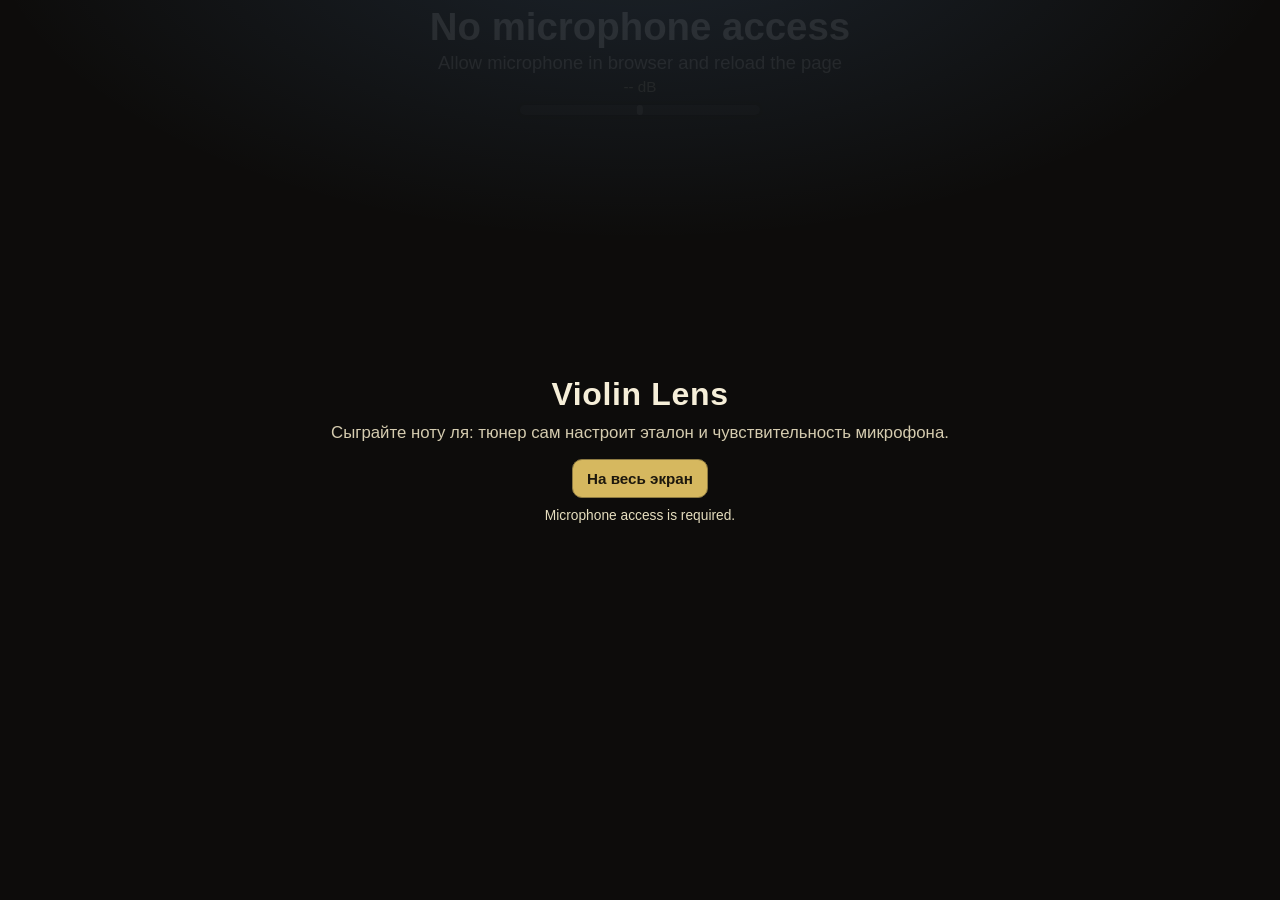
<file: tune/index.html>
<!DOCTYPE html>
<html lang="ru">
<head>
<meta charset="UTF-8" />
<meta name="viewport" content="width=device-width,initial-scale=1" />
<title>Violin Lens — тюнер и анализатор тембра</title>
<style>
  :root {
    --bg: #1b1a16;
    --grid: #2b2a24;
    --axis: #4b483f;
    --track: #ffd700;
    --text: #f4f4f4;
    --muted: #cfcfcf;
  }

  body {
    margin: 0;
    overflow: hidden;
    background: var(--bg);
    color: var(--text);
    font-family: "Segoe UI", Tahoma, sans-serif;
  }

  button, input { font: inherit; }

  #screenTrack {
    display: flex;
    width: 200vw;
    height: 100vh;
    transform: translateX(0);
    transition: transform 420ms cubic-bezier(0.22, 1, 0.36, 1);
    will-change: transform;
  }

  #screenTrack.showAnalyzer { transform: translateX(-100vw); }

  .screen {
    position: relative;
    flex: 0 0 100vw;
    width: 100vw;
    height: 100vh;
    min-width: 0;
  }

  #tunerScreen { overflow: hidden; }

  #canvas {
    display: block;
    width: 100vw;
    height: 100vh;
  }

  #hud {
    position: absolute;
    top: 8px;
    left: 50%;
    transform: translateX(-50%);
    text-align: center;
    pointer-events: auto;
  }

  #note {
    font-size: 2.4em;
    font-weight: 700;
    line-height: 1;
    cursor: pointer;
    user-select: none;
  }

  #cents {
    margin-top: 6px;
    font-size: 1.15em;
    color: var(--muted);
  }

  #db {
    margin-top: 4px;
    font-size: 0.95em;
    color: #bdb8a5;
    pointer-events: none;
  }

  #indicator {
    position: relative;
    margin: 10px auto 0;
    width: 240px;
    height: 10px;
    border-radius: 999px;
    background: #333;
    box-shadow: 0 0 6px rgba(0, 0, 0, 0.6);
    pointer-events: none;
  }

  #indicator .bar {
    position: absolute;
    top: 0;
    left: 50%;
    transform: translateX(-50%);
    width: 6px;
    height: 100%;
    border-radius: 999px;
    background: #888;
  }

  #menuPanel {
    position: absolute;
    top: 58px;
    left: 10px;
    z-index: 20;
    width: 320px;
    max-height: calc(100vh - 64px);
    overflow: auto;
    border: 1px solid rgba(214, 188, 107, 0.28);
    border-radius: 14px;
    background: linear-gradient(180deg, rgba(36, 31, 21, 0.96), rgba(25, 22, 16, 0.97));
    padding: 13px;
    box-shadow: 0 12px 30px rgba(0, 0, 0, 0.5);
    backdrop-filter: blur(4px);
  }

  .hidden { display: none; }

  .menuTitle {
    font-size: 1.04rem;
    margin-bottom: 4px;
    color: #f8f0d7;
    font-weight: 650;
  }

  .menuHint {
    margin-bottom: 10px;
    font-size: 0.8rem;
    color: #bfb69c;
  }

  .menuHelp {
    margin: 4px 0 10px;
    padding: 8px 9px;
    border-radius: 8px;
    border: 1px solid rgba(214, 188, 107, 0.22);
    background: rgba(255, 255, 255, 0.03);
    font-size: 0.78rem;
    color: #cfc7aa;
    line-height: 1.35;
  }

  .menuRow {
    display: grid;
    grid-template-columns: 1fr auto auto;
    align-items: center;
    gap: 8px;
    margin-bottom: 8px;
  }

  .menuRow label {
    font-size: 0.86rem;
    color: #d9d1b6;
  }

  .menuRow input {
    width: 108px;
    background: #17140d;
    border: 1px solid #5a523c;
    color: #f6eed9;
    border-radius: 7px;
    padding: 5px 7px;
    font-size: 0.88rem;
  }

  .menuRow input[type="range"] {
    width: 110px;
    padding: 0;
    border: 0;
    background: transparent;
    accent-color: #d8be6f;
  }

  .menuRowSelect {
    grid-template-columns: 1fr 154px;
  }

  .menuRow select {
    width: 154px;
    background: #17140d;
    border: 1px solid #5a523c;
    color: #f6eed9;
    border-radius: 7px;
    padding: 5px 7px;
    font-size: 0.82rem;
  }

  .menuActions {
    display: flex;
    gap: 8px;
    margin-top: 10px;
  }

  .menuAdvancedToggle {
    width: 100%;
    margin-top: 6px;
    border: 1px solid #6e6240;
    background: #2f2619;
    color: #f2e9cf;
    border-radius: 8px;
    padding: 7px 10px;
    cursor: pointer;
    text-align: left;
    font-size: 0.88rem;
  }

  .menuRowCheckbox {
    display: grid;
    grid-template-columns: 1fr auto;
    align-items: center;
    gap: 8px;
    margin-bottom: 8px;
  }

  .menuRowCheckbox label {
    font-size: 0.86rem;
    color: #d9d1b6;
  }

  .menuActions button {
    border: 1px solid #6e6240;
    background: #332a1b;
    color: #f2e9cf;
    border-radius: 7px;
    padding: 6px 10px;
    cursor: pointer;
  }

  #learnAStatus {
    margin-top: 8px;
    min-height: 1.2em;
    color: #cfc8af;
    font-size: 0.84rem;
  }

  #launchScreen {
    position: absolute;
    inset: 0;
    z-index: 30;
    display: flex;
    align-items: center;
    justify-content: center;
    background:
      radial-gradient(1200px 600px at 50% -10%, rgba(121, 185, 255, 0.14), transparent 55%),
      rgba(13, 12, 10, 0.9);
  }

  #launchScreen.hidden {
    display: none;
  }

  #launchCard {
    width: min(760px, calc(100vw - 30px));
    padding: 22px 16px;
    text-align: center;
  }

  #launchTitle {
    font-size: clamp(1.35rem, 2.7vw, 2rem);
    color: #f6efd9;
    margin-bottom: 10px;
    font-weight: 700;
    letter-spacing: 0.02em;
  }

  #launchText {
    color: #d5ccb0;
    font-size: clamp(0.92rem, 1.8vw, 1.05rem);
    margin-bottom: 16px;
  }

  #launchFullscreenBtn {
    border: 1px solid #8d7a42;
    background: #d6b85f;
    color: #1d180d;
    border-radius: 10px;
    padding: 10px 14px;
    cursor: pointer;
    font-size: 0.95rem;
    font-weight: 700;
  }

  #launchFullscreenBtn:disabled {
    opacity: 0.72;
    cursor: default;
  }

  #launchStatus {
    margin-top: 10px;
    min-height: 1.2em;
    color: #e6debf;
    font-size: 0.86rem;
  }

  #screenTabs {
    position: fixed;
    right: 16px;
    top: 14px;
    z-index: 24;
    display: flex;
    gap: 4px;
    padding: 4px;
    border: 1px solid rgba(214, 188, 107, 0.25);
    border-radius: 999px;
    background: rgba(19, 18, 15, 0.82);
    box-shadow: 0 8px 24px rgba(0, 0, 0, 0.28);
    backdrop-filter: blur(10px);
    opacity: 0;
    pointer-events: none;
    transition: opacity 220ms ease;
  }

  #screenTabs.ready { opacity: 1; pointer-events: auto; }

  .screenTab {
    border: 0;
    border-radius: 999px;
    padding: 7px 12px;
    color: #bdb7a6;
    background: transparent;
    cursor: pointer;
  }

  .screenTab.active {
    color: #1b180f;
    background: #d8be6f;
    font-weight: 700;
  }

  #analyzerScreen {
    overflow-y: auto;
    overflow-x: hidden;
    background:
      radial-gradient(900px 520px at 76% -10%, rgba(81, 203, 213, 0.14), transparent 62%),
      radial-gradient(760px 460px at 7% 35%, rgba(216, 190, 111, 0.08), transparent 68%),
      #11120f;
    color: #f4f1e9;
    touch-action: pan-y;
  }

  .analyzerShell {
    width: min(1180px, calc(100% - 32px));
    margin: 0 auto;
    padding: 70px 0 42px;
  }

  .analyzerEyebrow {
    color: #77d7db;
    font-size: 0.78rem;
    font-weight: 700;
    letter-spacing: 0.14em;
    text-transform: uppercase;
  }

  .analyzerHeader {
    display: grid;
    grid-template-columns: minmax(0, 1fr) minmax(260px, 430px);
    align-items: end;
    gap: 30px;
    margin-bottom: 22px;
  }

  .analyzerHeader h1 {
    margin: 8px 0 8px;
    font-size: clamp(2rem, 5.2vw, 4.6rem);
    line-height: 0.95;
    letter-spacing: -0.055em;
    color: #faf5e9;
  }

  .analyzerIntro {
    margin: 0;
    color: #aaa99f;
    line-height: 1.55;
  }

  .liveBadge {
    justify-self: end;
    display: inline-flex;
    align-items: center;
    gap: 9px;
    margin-bottom: 4px;
    padding: 8px 12px;
    border: 1px solid rgba(119, 215, 219, 0.26);
    border-radius: 999px;
    color: #b8e8e9;
    background: rgba(30, 77, 80, 0.24);
    font-size: 0.82rem;
  }

  .liveBadge::before {
    content: "";
    width: 7px;
    height: 7px;
    border-radius: 50%;
    background: #77d7db;
    box-shadow: 0 0 0 5px rgba(119, 215, 219, 0.09);
  }

  .liveBadge.off {
    color: #9a9b95;
    border-color: rgba(180, 180, 172, 0.18);
    background: rgba(80, 80, 74, 0.16);
  }

  .liveBadge.off::before {
    background: #777a74;
    box-shadow: none;
  }

  .spectrumPanel {
    border: 1px solid rgba(245, 236, 208, 0.11);
    border-radius: 22px;
    background: linear-gradient(180deg, rgba(31, 33, 29, 0.94), rgba(19, 20, 18, 0.96));
    box-shadow: 0 24px 80px rgba(0, 0, 0, 0.32);
    overflow: hidden;
  }

  .spectrumTopline {
    display: flex;
    justify-content: space-between;
    gap: 18px;
    align-items: center;
    padding: 15px 18px 10px;
    color: #c9c5b8;
    font-size: 0.82rem;
  }

  .spectrumLegend { display: flex; gap: 16px; flex-wrap: wrap; }
  .legendItem { display: inline-flex; align-items: center; gap: 7px; }
  .legendSwatch { width: 22px; height: 2px; background: #e4c76e; }
  .legendSwatch.profile { background: #77d7db; border-top: 1px dashed #77d7db; }

  #spectrumCanvas {
    display: block;
    width: 100%;
    height: clamp(260px, 43vh, 460px);
  }

  #toneSummary {
    color: #f0e8d2;
    text-align: right;
  }

  .bandGrid {
    display: grid;
    grid-template-columns: repeat(3, 1fr);
    gap: 12px;
    margin-top: 12px;
  }

  .bandCard, .profilePanel, .reviewPanel {
    border: 1px solid rgba(245, 236, 208, 0.1);
    border-radius: 18px;
    background: rgba(27, 29, 25, 0.84);
  }

  .bandCard { padding: 16px; }
  .bandName { color: #eee7d6; font-weight: 650; }
  .bandRange { margin-top: 3px; color: #777d77; font-size: 0.77rem; }
  .bandLevel { margin-top: 18px; color: #d8be6f; font-size: 1.48rem; font-variant-numeric: tabular-nums; }
  .bandRelation { margin-top: 3px; color: #8e9189; font-size: 0.77rem; }

  .lowerGrid {
    display: grid;
    grid-template-columns: minmax(0, 1.08fr) minmax(0, 0.92fr);
    gap: 12px;
    margin-top: 12px;
  }

  .profilePanel, .reviewPanel { padding: 20px; }
  .sectionKicker { color: #77d7db; font-size: 0.72rem; font-weight: 700; letter-spacing: 0.12em; text-transform: uppercase; }
  .panelTitle { margin: 5px 0 8px; color: #f4edde; font-size: 1.22rem; }
  .panelCopy { margin: 0 0 18px; color: #898d86; font-size: 0.86rem; line-height: 1.48; }

  .eqControl {
    display: grid;
    grid-template-columns: minmax(112px, 0.85fr) minmax(120px, 1.4fr) 62px;
    gap: 12px;
    align-items: center;
    padding: 11px 0;
    border-top: 1px solid rgba(245, 236, 208, 0.075);
  }

  .eqLabel { color: #d8d2c4; font-size: 0.85rem; }
  .eqLabel small { display: block; margin-top: 2px; color: #737872; }
  .eqControl input[type="range"] { width: 100%; accent-color: #77d7db; }
  .eqValue { color: #bce8e8; text-align: right; font-variant-numeric: tabular-nums; }

  .profileNote {
    margin-top: 14px;
    padding: 11px 12px;
    border-left: 2px solid #d8be6f;
    border-radius: 0 9px 9px 0;
    color: #a9a79e;
    background: rgba(216, 190, 111, 0.055);
    font-size: 0.78rem;
    line-height: 1.45;
  }

  #recentClips { display: grid; gap: 8px; }

  .emptyClips {
    display: grid;
    place-items: center;
    min-height: 126px;
    padding: 12px;
    border: 1px dashed rgba(245, 236, 208, 0.14);
    border-radius: 12px;
    color: #737872;
    text-align: center;
    font-size: 0.83rem;
    line-height: 1.45;
  }

  .clipRow {
    display: grid;
    grid-template-columns: minmax(0, 1fr) auto;
    gap: 10px;
    align-items: center;
    padding: 10px 0;
    border-top: 1px solid rgba(245, 236, 208, 0.075);
  }

  .clipTitle { color: #ddd7c9; font-size: 0.86rem; }
  .clipMeta { margin-top: 3px; color: #767b75; font-size: 0.73rem; }
  .clipActions { display: flex; gap: 6px; }
  .clipButton {
    min-width: 40px;
    border: 1px solid rgba(216, 190, 111, 0.28);
    border-radius: 8px;
    padding: 6px 9px;
    color: #e3dcc9;
    background: rgba(216, 190, 111, 0.07);
    cursor: pointer;
  }
  .clipButton.processed { border-color: rgba(119, 215, 219, 0.32); color: #bce8e8; background: rgba(119, 215, 219, 0.07); }
  .clipErrors { grid-column: 1 / -1; display: grid; gap: 6px; }

  .errorItem {
    display: grid;
    grid-template-columns: minmax(0, 1fr) auto;
    gap: 9px;
    padding: 9px 10px;
    border: 1px solid rgba(245, 236, 208, 0.08);
    border-radius: 10px;
    background: rgba(10, 11, 9, 0.24);
  }

  .errorTitle { color: #e2dccc; font-size: 0.78rem; font-weight: 650; }
  .errorTitle.mild { color: #d8be6f; }
  .errorTitle.medium { color: #e79b65; }
  .errorTitle.strong { color: #ef746f; }
  .errorAdvice { margin-top: 3px; color: #858a83; font-size: 0.72rem; line-height: 1.42; }
  .errorPlay { align-self: start; white-space: nowrap; }
  .noErrors { grid-column: 1 / -1; color: #7f857e; font-size: 0.74rem; }

  .reviewFooter { display: flex; align-items: center; gap: 9px; margin-top: 10px; }
  #reviewStatus { flex: 1; min-height: 1.2em; color: #a8aaa3; font-size: 0.77rem; }
  #stopReviewBtn {
    border: 1px solid rgba(239, 116, 111, 0.28);
    border-radius: 8px;
    padding: 6px 9px;
    color: #e7b1ae;
    background: rgba(239, 116, 111, 0.07);
    cursor: pointer;
  }
  #stopReviewBtn:disabled { opacity: 0.38; cursor: default; }

  .analyzerFootnote {
    margin-top: 16px;
    color: #666b65;
    font-size: 0.75rem;
    line-height: 1.5;
  }

  @media (max-width: 820px) {
    #screenTabs { top: auto; right: 50%; bottom: 14px; transform: translateX(50%); }
    .analyzerShell { width: min(100% - 20px, 680px); padding-top: 24px; padding-bottom: 88px; }
    .analyzerHeader { grid-template-columns: 1fr; gap: 10px; padding-right: 0; }
    .liveBadge { justify-self: start; }
    .bandGrid, .lowerGrid { grid-template-columns: 1fr; }
    .bandGrid { grid-template-columns: repeat(3, minmax(0, 1fr)); }
    .bandCard { padding: 12px; }
    .bandName { font-size: 0.82rem; }
    .bandLevel { margin-top: 12px; font-size: 1.08rem; }
    .spectrumTopline { align-items: flex-start; flex-direction: column; }
    #toneSummary { text-align: left; }
  }

  @media (max-width: 520px) {
    .bandGrid { grid-template-columns: 1fr; }
    .bandCard { display: grid; grid-template-columns: 1fr auto; align-items: center; }
    .bandLevel { grid-row: 1 / span 2; grid-column: 2; margin: 0; }
    .bandRelation { grid-column: 1 / -1; }
    .eqControl { grid-template-columns: 1fr 52px; }
    .eqControl input { grid-column: 1 / -1; grid-row: 2; }
  }

</style>
</head>
<body>
<div id="screenTrack">
<section id="tunerScreen" class="screen" aria-label="Хроматический тюнер">
<canvas id="canvas"></canvas>
<div id="launchScreen">
  <div id="launchCard">
    <div id="launchTitle">Violin Lens</div>
    <div id="launchText">Сыграйте ноту ля: тюнер сам настроит эталон и чувствительность микрофона.</div>
    <button id="launchFullscreenBtn" type="button">На весь экран</button>
    <div id="launchStatus"></div>
  </div>
</div>
<div id="menuPanel" class="hidden">
  <div class="menuTitle">Quick Settings</div>
  <div class="menuHint">Pitch range: 150–5000 Hz</div>
  <div class="menuRow"><label for="a4Input">Reference A</label><input id="a4Range" type="range" min="380" max="500" step="0.1" value="440" /><input id="a4Input" type="number" min="380" max="500" step="0.1" value="440" /></div>
  <div class="menuActions" style="margin-top: 2px; margin-bottom: 8px;">
    <button id="learnABtn" type="button">Auto A</button>
    <button id="learnRmsBtn" type="button">Auto RMS</button>
    <button id="selfTestBtn" type="button">Self-check</button>
  </div>
  <div class="menuHelp">
    <div><strong>Noise gate (RMS):</strong> minimum level to treat sound as valid.</div>
    <div><strong>Full opacity RMS:</strong> level where the line reaches maximum visibility.</div>
  </div>
  <div id="automationState" hidden>
    <select id="analyzerModeInput"><option value="normal" selected>Автоматически</option></select>
    <input id="autoRecordEnabledInput" type="checkbox" checked />
    <input id="autoCoachEnabledInput" type="checkbox" checked />
    <input id="normalizePlaybackInput" type="checkbox" checked />
  </div>
  <div class="menuHelp"><strong>Автопилот включён.</strong> Просто играйте. После естественной паузы приложение само разберёт уверенные ошибки, проиграет A → B и даст короткую голосовую подсказку.</div>
  <button id="advancedToggleBtn" class="menuAdvancedToggle" type="button">Advanced settings</button>
  <div class="menuActions" style="margin-top: 6px; margin-bottom: 8px;">
    <button id="advancedFullscreenBtn" type="button">Go Fullscreen</button>
    <button id="advancedBookmarkBtn" type="button">Add Bookmark</button>
  </div>
  <div id="advancedPanel" class="hidden">
    <div class="menuRow"><label for="smoothingInput">Smoothness</label><input id="smoothingRange" type="range" min="1" max="15" step="1" value="5" /><input id="smoothingInput" type="number" min="1" max="15" step="1" value="5" /></div>
    <div class="menuRow"><label for="centsRangeInput">Scale (+/- cents)</label><input id="centsRangeRange" type="range" min="20" max="100" step="5" value="50" /><input id="centsRangeInput" type="number" min="20" max="100" step="5" value="50" /></div>
    <div class="menuRow"><label for="speedInput">Line speed</label><input id="speedRange" type="range" min="1" max="8" step="0.5" value="2" /><input id="speedInput" type="number" min="1" max="8" step="0.5" value="2" /></div>
    <div class="menuRow"><label for="silenceInput">Noise gate (RMS)</label><input id="silenceRange" type="range" min="0.001" max="0.05" step="0.001" value="0.01" /><input id="silenceInput" type="number" min="0.001" max="0.05" step="0.001" value="0.01" /></div>
    <div class="menuRow"><label for="loudInput">Full opacity RMS</label><input id="loudRange" type="range" min="0.01" max="0.3" step="0.005" value="0.08" /><input id="loudInput" type="number" min="0.01" max="0.3" step="0.005" value="0.08" /></div>
    <div class="menuRowCheckbox"><label for="centerZoneEnabledInput">Center zone</label><input id="centerZoneEnabledInput" type="checkbox" checked /></div>
    <div class="menuRow"><label for="zoneDiameterInput">Zone diameter (cents)</label><input id="zoneDiameterRange" type="range" min="2" max="40" step="1" value="10" /><input id="zoneDiameterInput" type="number" min="2" max="40" step="1" value="10" /></div>
  </div>
  <div id="learnAStatus"></div>
</div>
<div id="hud">
  <div id="note">Listening...</div>
  <div id="cents">0 cents</div>
  <div id="db">-80 dB</div>
  <div id="indicator"><div class="bar"></div></div>
</div>
</section>

<section id="analyzerScreen" class="screen" aria-label="Анализатор тембра" aria-hidden="true">
  <main class="analyzerShell">
    <header class="analyzerHeader">
      <div>
        <div class="analyzerEyebrow">Тембр в реальном времени</div>
        <h1>Спектр скрипки</h1>
        <p class="analyzerIntro">Просто играйте: приложение слушает, ждёт паузу и само даёт короткий разбор. Проведите вправо, чтобы вернуться к интонации.</p>
      </div>
      <div class="liveBadge" id="analyzerLiveStatus">Микрофон активен</div>
    </header>

    <section class="spectrumPanel" aria-label="График частотного спектра">
      <div class="spectrumTopline">
        <div class="spectrumLegend">
          <span class="legendItem"><span class="legendSwatch"></span>живой спектр · 40 Гц–20 кГц</span>
          <span class="legendItem"><span class="legendSwatch profile"></span>коррекция A/B</span>
        </div>
        <div id="toneSummary">Ожидаю звук…</div>
      </div>
      <canvas id="spectrumCanvas"></canvas>
    </section>

    <section class="bandGrid" aria-label="Основные диапазоны тембра">
      <article class="bandCard">
        <div class="bandName">Тело</div>
        <div class="bandRange">200–350 Гц</div>
        <div class="bandLevel" id="bodyLevel">— dB</div>
        <div class="bandRelation">относительно середины</div>
      </article>
      <article class="bandCard">
        <div class="bandName">Жёсткость</div>
        <div class="bandRange">2–4 кГц</div>
        <div class="bandLevel" id="presenceLevel">— dB</div>
        <div class="bandRelation">относительно середины</div>
      </article>
      <article class="bandCard">
        <div class="bandName">Воздух</div>
        <div class="bandRange">6–12 кГц</div>
        <div class="bandLevel" id="airLevel">— dB</div>
        <div class="bandRelation">относительно середины</div>
      </article>
    </section>

    <div class="lowerGrid">
      <section class="profilePanel" aria-labelledby="profileTitle">
        <div class="sectionKicker">Профиль записи</div>
        <h2 class="panelTitle" id="profileTitle">Мягче и глубже</h2>
        <p class="panelCopy">Это три стартовые точки эквалайзера, похожие на то, что можно сделать в Reaper. Меняйте их и сразу сравнивайте на своей записи.</p>

        <label class="eqControl" for="bodyGain">
          <span class="eqLabel">Добавить тело<small>250 Гц</small></span>
          <input id="bodyGain" type="range" min="0" max="6" step="0.5" value="2.5" />
          <output class="eqValue" id="bodyGainValue">+2.5 dB</output>
        </label>
        <label class="eqControl" for="presenceGain">
          <span class="eqLabel">Смягчить нажим<small>3,2 кГц</small></span>
          <input id="presenceGain" type="range" min="-6" max="2" step="0.5" value="-2" />
          <output class="eqValue" id="presenceGainValue">−2.0 dB</output>
        </label>
        <label class="eqControl" for="airGain">
          <span class="eqLabel">Приглушить верх<small>от 6 кГц</small></span>
          <input id="airGain" type="range" min="-8" max="2" step="0.5" value="-3" />
          <output class="eqValue" id="airGainValue">−3.0 dB</output>
        </label>

        <div class="profileNote">Важно: эквалайзер меняет запись, но не технику. Сравнивайте фразы на одной ноте и с неизменным положением микрофона — тогда цифры действительно полезны.</div>
      </section>

      <section class="reviewPanel" aria-labelledby="reviewTitle">
        <div class="sectionKicker">Разбор после фразы</div>
        <h2 class="panelTitle" id="reviewTitle">Последние звуки</h2>
        <p class="panelCopy">Авторазбор найдёт устойчивые ошибки интонации и тембра. После паузы он сам выберет до трёх самых важных, проиграет A → B и голосом подскажет, что изменить.</p>
        <div id="recentClips">
          <div class="emptyClips">Автопилот слушает.<br />Сыграйте фразу и сделайте естественную паузу.</div>
        </div>
        <div class="reviewFooter">
          <div id="reviewStatus" aria-live="polite"></div>
          <button id="stopReviewBtn" type="button" disabled>Стоп</button>
        </div>
      </section>
    </div>

    <p class="analyzerFootnote">Вариант B — слуховой ориентир: для интонации запись цифровым способом сдвигается к центру ноты, для тембра применяется выбранный профиль эквалайзера. Он показывает направление исправления, но не имитирует новую технику исполнения. Спектр зависит от ноты, комнаты, расстояния и микрофона.</p>
  </main>
</section>
</div>

<nav id="screenTabs" aria-label="Разделы приложения">
  <button class="screenTab active" id="tunerTab" type="button" aria-pressed="true">Тюнер</button>
  <button class="screenTab" id="analyzerTab" type="button" aria-pressed="false">Тембр</button>
</nav>

<script type="module">
const minFreq = 150;
const maxFreq = 5000;
const preferredSampleRate = 48000;
const spectrumMinHz = 40;
const spectrumMaxHz = 20000;
let smoothing = 5;
let centsRange = 50;
let silenceRms = 0.01;
let loudRms = 0.08;
let tuningA = 440;

const canvas = document.getElementById('canvas');
const ctx = canvas.getContext('2d');
const noteEl = document.getElementById('note');
const centsEl = document.getElementById('cents');
const dbEl = document.getElementById('db');
const bar = document.querySelector('#indicator .bar');
const launchScreen = document.getElementById('launchScreen');
const launchFullscreenBtn = document.getElementById('launchFullscreenBtn');
const launchStatus = document.getElementById('launchStatus');
const advancedFullscreenBtn = document.getElementById('advancedFullscreenBtn');
const advancedBookmarkBtn = document.getElementById('advancedBookmarkBtn');
const menuPanel = document.getElementById('menuPanel');
const advancedToggleBtn = document.getElementById('advancedToggleBtn');
const advancedPanel = document.getElementById('advancedPanel');
const a4Range = document.getElementById('a4Range');
const a4Input = document.getElementById('a4Input');
const smoothingRange = document.getElementById('smoothingRange');
const smoothingInput = document.getElementById('smoothingInput');
const centsRangeRange = document.getElementById('centsRangeRange');
const centsRangeInput = document.getElementById('centsRangeInput');
const speedRange = document.getElementById('speedRange');
const speedInput = document.getElementById('speedInput');
const silenceRange = document.getElementById('silenceRange');
const silenceInput = document.getElementById('silenceInput');
const loudRange = document.getElementById('loudRange');
const loudInput = document.getElementById('loudInput');
const centerZoneEnabledInput = document.getElementById('centerZoneEnabledInput');
const zoneDiameterRange = document.getElementById('zoneDiameterRange');
const zoneDiameterInput = document.getElementById('zoneDiameterInput');
const learnABtn = document.getElementById('learnABtn');
const learnRmsBtn = document.getElementById('learnRmsBtn');
const selfTestBtn = document.getElementById('selfTestBtn');
const learnAStatus = document.getElementById('learnAStatus');
const screenTrack = document.getElementById('screenTrack');
const tunerScreen = document.getElementById('tunerScreen');
const analyzerScreen = document.getElementById('analyzerScreen');
const tunerTab = document.getElementById('tunerTab');
const analyzerTab = document.getElementById('analyzerTab');
const spectrumCanvas = document.getElementById('spectrumCanvas');
const spectrumCtx = spectrumCanvas.getContext('2d');
const bodyLevelEl = document.getElementById('bodyLevel');
const presenceLevelEl = document.getElementById('presenceLevel');
const airLevelEl = document.getElementById('airLevel');
const toneSummaryEl = document.getElementById('toneSummary');
const analyzerLiveStatus = document.getElementById('analyzerLiveStatus');
const bodyGainInput = document.getElementById('bodyGain');
const presenceGainInput = document.getElementById('presenceGain');
const airGainInput = document.getElementById('airGain');
const bodyGainValue = document.getElementById('bodyGainValue');
const presenceGainValue = document.getElementById('presenceGainValue');
const airGainValue = document.getElementById('airGainValue');
const recentClipsEl = document.getElementById('recentClips');
const reviewStatusEl = document.getElementById('reviewStatus');
const analyzerModeInput = document.getElementById('analyzerModeInput');
const autoRecordEnabledInput = document.getElementById('autoRecordEnabledInput');
const autoCoachEnabledInput = document.getElementById('autoCoachEnabledInput');
const normalizePlaybackInput = document.getElementById('normalizePlaybackInput');
const stopReviewBtn = document.getElementById('stopReviewBtn');

let centerY = 0;
let speed = 2;
const gridStep = 60;
let offsetX = 0;
let trail = [];
let lastMedianCents = 0;
let lastCents = [];
let latestPoint = null;
let silentFrames = 0;
let noPitchFrames = 0;
let maxHoldFrames = 18;
let lastShownNote = 'Listening...';
let lastShownCents = 0;
let learnAActive = false;
let learnADeadline = 0;
let learnASamples = [];
let learnRmsActive = false;
let learnRmsDeadline = 0;
let learnRmsSamples = [];
let centerZoneEnabled = true;
let centerZoneDiameter = 10;
let started = false;
let startupFlowRunning = false;
let smoothedPitchHz = null;
let selfTestActive = false;
let selfTestStartTs = 0;
let selfTestMidi = [];
const selfTestNoteMs = 650;
const selfTestGlideMs = 0;
let selfTestOsc = null;
let selfTestGain = null;
let selfTestLastNoteIndex = -1;
let transitionCandidateHz = null;
let transitionFrames = 0;
const minPitchClarity = 0.35;
const transitionJumpCents = 70;
const transitionConfirmFrames = 2;
const transitionToleranceCents = 35;
let forceSnapToPitch = false;
let prevRms = 0;
let onsetHoldFrames = 0;
const onsetRmsJump = 0.006;
const onsetRatio = 1.7;
const onsetHoldFrameCount = 5; // ~80 ms at 60fps
let activeView = 'tuner';
let latestRms = 0;
let swipeStart = null;

function resizeCanvas() {
  canvas.width = window.innerWidth;
  canvas.height = window.innerHeight;
  centerY = canvas.height / 2;
  resizeSpectrumCanvas();
}
resizeCanvas();
window.addEventListener('resize', resizeCanvas);

let audioCtx = null;
let analyser = null;
let timeBuffer = null;
let mediaStream = null;
let spectrumAnalyser = null;
let frequencyBuffer = null;
let analyzerEnabled = true;
let analyzerRefreshFps = 60;
let lastSpectrumUpdateAt = 0;
let lastPitchUpdateAt = 0;
let spectrumPeakDb = -20;
let spectrumHasSignal = false;
let currentBandLevels = { body: -100, mid: -100, presence: -100, air: -100 };
let phraseRecorder = null;
let phraseStopping = false;
let phraseStartedAt = 0;
let lastPhraseSoundAt = 0;
let activePhraseMetrics = null;
let recentClips = [];
let currentReviewSource = null;
let reviewPlaying = false;
let reviewSequenceToken = 0;
let autoReviewTimer = null;
let captureBlockedUntil = 0;
let activeSpeechResolve = null;
const deviceCoreCount = navigator.hardwareConcurrency || 4;

function setActiveView(view) {
  if (!started) return;
  activeView = view === 'analyzer' ? 'analyzer' : 'tuner';
  const showAnalyzer = activeView === 'analyzer';
  screenTrack.classList.toggle('showAnalyzer', showAnalyzer);
  tunerTab.classList.toggle('active', !showAnalyzer);
  analyzerTab.classList.toggle('active', showAnalyzer);
  tunerTab.setAttribute('aria-pressed', String(!showAnalyzer));
  analyzerTab.setAttribute('aria-pressed', String(showAnalyzer));
  tunerScreen.setAttribute('aria-hidden', String(showAnalyzer));
  analyzerScreen.setAttribute('aria-hidden', String(!showAnalyzer));
  if (showAnalyzer) {
    menuPanel.classList.add('hidden');
    requestAnimationFrame(() => {
      resizeSpectrumCanvas();
      drawSpectrum();
    });
  } else {
    requestAnimationFrame(drawFrame);
  }
}

tunerTab.addEventListener('click', () => setActiveView('tuner'));
analyzerTab.addEventListener('click', () => setActiveView('analyzer'));

document.addEventListener('pointerdown', event => {
  if (event.pointerType !== 'touch') return;
  if (event.target.closest('button, input, label')) return;
  swipeStart = { x: event.clientX, y: event.clientY };
}, { passive: true });

document.addEventListener('pointerup', event => {
  if (!swipeStart || event.pointerType !== 'touch') return;
  const dx = event.clientX - swipeStart.x;
  const dy = event.clientY - swipeStart.y;
  swipeStart = null;
  if (Math.abs(dx) < 58 || Math.abs(dx) < Math.abs(dy) * 1.25) return;
  if (dx < 0 && activeView === 'tuner') setActiveView('analyzer');
  if (dx > 0 && activeView === 'analyzer') setActiveView('tuner');
}, { passive: true });

document.addEventListener('keydown', event => {
  if (event.target instanceof Element && event.target.matches('input, button')) return;
  if (event.key === 'ArrowRight') setActiveView('analyzer');
  if (event.key === 'ArrowLeft') setActiveView('tuner');
});

function resizeSpectrumCanvas() {
  const width = Math.max(320, Math.round(spectrumCanvas.clientWidth || window.innerWidth));
  const height = Math.max(240, Math.round(spectrumCanvas.clientHeight || window.innerHeight * 0.42));
  if (spectrumCanvas.width !== width) spectrumCanvas.width = width;
  if (spectrumCanvas.height !== height) spectrumCanvas.height = height;
}

function formatSignedDb(value) {
  if (!Number.isFinite(value)) return '— dB';
  const sign = value > 0.05 ? '+' : value < -0.05 ? '−' : '';
  return `${sign}${Math.abs(value).toFixed(1)} dB`;
}

function profileGains() {
  return {
    body: parseFloat(bodyGainInput.value),
    presence: parseFloat(presenceGainInput.value),
    air: parseFloat(airGainInput.value)
  };
}

function updateProfileUI() {
  const gains = profileGains();
  bodyGainValue.textContent = formatSignedDb(gains.body);
  presenceGainValue.textContent = formatSignedDb(gains.presence);
  airGainValue.textContent = formatSignedDb(gains.air);
  if (activeView === 'analyzer') drawSpectrum();
}

[bodyGainInput, presenceGainInput, airGainInput].forEach(input => {
  input.addEventListener('input', updateProfileUI);
});

function refreshAnalyzerStatus() {
  analyzerLiveStatus.classList.toggle('off', !analyzerEnabled);
  if (!analyzerEnabled) {
    analyzerLiveStatus.textContent = 'Спектр выключен';
  } else if (phraseRecorder && phraseRecorder.state === 'recording') {
    analyzerLiveStatus.textContent = 'Записываю фразу';
  } else if (autoCoachEnabledInput.checked) {
    analyzerLiveStatus.textContent = 'Микрофон активен · авторазбор';
  } else if (autoRecordEnabledInput.checked) {
    analyzerLiveStatus.textContent = 'Микрофон активен · автозапись';
  } else {
    analyzerLiveStatus.textContent = 'Микрофон активен · без записи';
  }
}

function updateEmptyClipsMessage() {
  if (recentClips.length) return;
  recentClipsEl.innerHTML = autoRecordEnabledInput.checked
    ? '<div class="emptyClips">Сыграйте фразу длиной от одной секунды<br />и сделайте небольшую паузу.</div>'
    : '<div class="emptyClips">Автозапись выключена.<br />Её можно включить в меню тюнера.</div>';
}

function applyAnalyzerPreferences() {
  analyzerEnabled = analyzerModeInput.value !== 'off';
  analyzerRefreshFps = analyzerModeInput.value === 'eco' ? 15 : 60;
  lastSpectrumUpdateAt = 0;
  if (!analyzerEnabled) {
    spectrumHasSignal = false;
    bodyLevelEl.textContent = '— dB';
    presenceLevelEl.textContent = '— dB';
    airLevelEl.textContent = '— dB';
    toneSummaryEl.textContent = 'Спектральный анализ выключен';
  }
  refreshAnalyzerStatus();
  if (activeView === 'analyzer') drawSpectrum();
}

analyzerModeInput.addEventListener('change', applyAnalyzerPreferences);
autoRecordEnabledInput.addEventListener('change', () => {
  if (!autoRecordEnabledInput.checked) finishPhraseRecording();
  if (!autoRecordEnabledInput.checked) autoCoachEnabledInput.checked = false;
  updateEmptyClipsMessage();
  refreshAnalyzerStatus();
});
autoCoachEnabledInput.addEventListener('change', () => {
  if (autoCoachEnabledInput.checked) autoRecordEnabledInput.checked = true;
  if (autoCoachEnabledInput.checked && audioCtx && audioCtx.state === 'suspended') {
    audioCtx.resume().catch(() => {});
  }
  if (!autoCoachEnabledInput.checked && autoReviewTimer) {
    clearTimeout(autoReviewTimer);
    autoReviewTimer = null;
  }
  updateEmptyClipsMessage();
  refreshAnalyzerStatus();
});
normalizePlaybackInput.addEventListener('change', () => {
  reviewStatusEl.textContent = normalizePlaybackInput.checked
    ? 'Тихие записи будут автоматически подняты до удобной громкости.'
    : 'Воспроизведение оставлено на исходном уровне микрофона.';
});
stopReviewBtn.addEventListener('click', () => {
  stopReview();
  reviewStatusEl.textContent = 'Автоматическое воспроизведение остановлено.';
});

function spectrumX(freq, left, width) {
  return left + (Math.log(freq / spectrumMinHz) / Math.log(spectrumMaxHz / spectrumMinHz)) * width;
}

function correctionAtFrequency(freq) {
  const gains = profileGains();
  const bodyShape = Math.exp(-0.5 * Math.pow(Math.log(freq / 250) / 0.48, 2));
  const presenceShape = Math.exp(-0.5 * Math.pow(Math.log(freq / 3200) / 0.42, 2));
  const airShape = 1 / (1 + Math.exp(-4.2 * Math.log2(freq / 6000)));
  return gains.body * bodyShape + gains.presence * presenceShape + gains.air * airShape;
}

function bandAverageDb(minHz, maxHz) {
  if (!frequencyBuffer || !audioCtx || !spectrumAnalyser) return -100;
  const binHz = audioCtx.sampleRate / spectrumAnalyser.fftSize;
  const first = Math.max(0, Math.ceil(minHz / binHz));
  const last = Math.min(frequencyBuffer.length - 1, Math.floor(maxHz / binHz));
  let power = 0;
  let count = 0;
  for (let i = first; i <= last; i++) {
    const db = frequencyBuffer[i];
    if (!Number.isFinite(db)) continue;
    power += Math.pow(10, db / 10);
    count += 1;
  }
  return count ? 10 * Math.log10(Math.max(power / count, 1e-10)) : -100;
}

function updateSpectrumData() {
  if (!analyzerEnabled || !spectrumAnalyser || !frequencyBuffer) return;
  spectrumAnalyser.getFloatFrequencyData(frequencyBuffer);
  const binHz = audioCtx.sampleRate / spectrumAnalyser.fftSize;
  const firstVisibleBin = Math.max(1, Math.ceil(spectrumMinHz / binHz));
  const lastVisibleBin = Math.min(frequencyBuffer.length - 1, Math.floor(spectrumMaxHz / binHz));
  spectrumPeakDb = -100;
  for (let i = firstVisibleBin; i <= lastVisibleBin; i++) {
    if (Number.isFinite(frequencyBuffer[i])) spectrumPeakDb = Math.max(spectrumPeakDb, frequencyBuffer[i]);
  }
  spectrumHasSignal = latestRms > Math.max(0.0008, silenceRms * 0.2);
  currentBandLevels = {
    body: bandAverageDb(200, 350),
    mid: bandAverageDb(700, 1800),
    presence: bandAverageDb(2000, 4000),
    air: bandAverageDb(6000, 12000)
  };

  if (activePhraseMetrics && latestRms > Math.max(0.0015, silenceRms * 0.85)) {
    activePhraseMetrics.body += currentBandLevels.body - currentBandLevels.mid;
    activePhraseMetrics.presence += currentBandLevels.presence - currentBandLevels.mid;
    activePhraseMetrics.air += currentBandLevels.air - currentBandLevels.mid;
    if (Number.isFinite(smoothedPitchHz) && smoothedPitchHz > 0) {
      activePhraseMetrics.pitchHzSum += smoothedPitchHz;
      activePhraseMetrics.pitchHzCount += 1;
    }
    activePhraseMetrics.count += 1;
  }

  const hasSignal = spectrumHasSignal;
  if (!hasSignal) {
    bodyLevelEl.textContent = '— dB';
    presenceLevelEl.textContent = '— dB';
    airLevelEl.textContent = '— dB';
    toneSummaryEl.textContent = 'Ожидаю звук…';
    return;
  }

  const bodyRel = currentBandLevels.body - currentBandLevels.mid;
  const presenceRel = currentBandLevels.presence - currentBandLevels.mid;
  const airRel = currentBandLevels.air - currentBandLevels.mid;
  bodyLevelEl.textContent = formatSignedDb(bodyRel);
  presenceLevelEl.textContent = formatSignedDb(presenceRel);
  airLevelEl.textContent = formatSignedDb(airRel);
  toneSummaryEl.textContent = `Тело ${formatSignedDb(bodyRel)} · верх ${formatSignedDb(presenceRel)}`;
}

function drawSpectrum() {
  resizeSpectrumCanvas();
  const w = spectrumCanvas.width;
  const h = spectrumCanvas.height;
  const left = w < 520 ? 38 : 50;
  const right = 18;
  const top = 12;
  const bottom = 32;
  const graphW = w - left - right;
  const graphH = h - top - bottom;

  spectrumCtx.clearRect(0, 0, w, h);
  spectrumCtx.fillStyle = '#171915';
  spectrumCtx.fillRect(0, 0, w, h);

  const zones = [
    [200, 350, 'rgba(216, 190, 111, 0.055)'],
    [2000, 4000, 'rgba(232, 124, 92, 0.045)'],
    [6000, 12000, 'rgba(119, 215, 219, 0.035)']
  ];
  for (const [min, max, color] of zones) {
    const x1 = spectrumX(min, left, graphW);
    const x2 = spectrumX(max, left, graphW);
    spectrumCtx.fillStyle = color;
    spectrumCtx.fillRect(x1, top, x2 - x1, graphH);
  }

  spectrumCtx.font = '11px Segoe UI';
  spectrumCtx.textBaseline = 'middle';
  spectrumCtx.textAlign = 'right';
  for (const db of [0, -20, -40, -60, -80]) {
    const y = top + (-db / 80) * graphH;
    spectrumCtx.strokeStyle = db === -40 ? 'rgba(230, 225, 211, 0.12)' : 'rgba(230, 225, 211, 0.065)';
    spectrumCtx.lineWidth = 1;
    spectrumCtx.beginPath();
    spectrumCtx.moveTo(left, y);
    spectrumCtx.lineTo(w - right, y);
    spectrumCtx.stroke();
    spectrumCtx.fillStyle = '#666b65';
    spectrumCtx.fillText(String(db), left - 7, y);
  }

  const ticks = [50, 100, 200, 500, 1000, 2000, 5000, 10000, 20000];
  spectrumCtx.textAlign = 'center';
  spectrumCtx.textBaseline = 'top';
  for (const freq of ticks) {
    const x = spectrumX(freq, left, graphW);
    spectrumCtx.strokeStyle = 'rgba(230, 225, 211, 0.055)';
    spectrumCtx.beginPath();
    spectrumCtx.moveTo(x, top);
    spectrumCtx.lineTo(x, top + graphH);
    spectrumCtx.stroke();
    spectrumCtx.fillStyle = '#666b65';
    spectrumCtx.fillText(freq >= 1000 ? `${freq / 1000}k` : String(freq), x, top + graphH + 9);
  }

  if (!analyzerEnabled) {
    spectrumCtx.fillStyle = '#8d918a';
    spectrumCtx.font = '600 14px Segoe UI';
    spectrumCtx.textAlign = 'center';
    spectrumCtx.textBaseline = 'middle';
    spectrumCtx.fillText('Спектр выключен в меню тюнера', left + graphW / 2, top + graphH * 0.28);
  }

  if (analyzerEnabled && spectrumHasSignal && frequencyBuffer && audioCtx && spectrumAnalyser) {
    const binHz = audioCtx.sampleRate / spectrumAnalyser.fftSize;
    spectrumCtx.beginPath();
    spectrumCtx.moveTo(left, top + graphH);
    let startedPath = false;
    for (let x = Math.round(left); x <= w - right; x += 2) {
      const ratio = (x - left) / graphW;
      const freq = spectrumMinHz * Math.pow(spectrumMaxHz / spectrumMinHz, ratio);
      const index = Math.min(frequencyBuffer.length - 1, Math.round(freq / binHz));
      const db = Number.isFinite(frequencyBuffer[index]) ? frequencyBuffer[index] : -100;
      const relativeDb = Math.max(-80, Math.min(0, db - spectrumPeakDb));
      const y = top + (-relativeDb / 80) * graphH;
      if (!startedPath) {
        spectrumCtx.lineTo(x, y);
        startedPath = true;
      } else {
        spectrumCtx.lineTo(x, y);
      }
    }
    spectrumCtx.lineTo(w - right, top + graphH);
    spectrumCtx.closePath();
    const fill = spectrumCtx.createLinearGradient(0, top, 0, top + graphH);
    fill.addColorStop(0, 'rgba(228, 199, 110, 0.48)');
    fill.addColorStop(1, 'rgba(228, 199, 110, 0.025)');
    spectrumCtx.fillStyle = fill;
    spectrumCtx.fill();

    spectrumCtx.beginPath();
    for (let x = Math.round(left); x <= w - right; x += 2) {
      const ratio = (x - left) / graphW;
      const freq = spectrumMinHz * Math.pow(spectrumMaxHz / spectrumMinHz, ratio);
      const index = Math.min(frequencyBuffer.length - 1, Math.round(freq / binHz));
      const db = Number.isFinite(frequencyBuffer[index]) ? frequencyBuffer[index] : -100;
      const relativeDb = Math.max(-80, Math.min(0, db - spectrumPeakDb));
      const y = top + (-relativeDb / 80) * graphH;
      if (x === Math.round(left)) spectrumCtx.moveTo(x, y);
      else spectrumCtx.lineTo(x, y);
    }
    spectrumCtx.strokeStyle = '#e4c76e';
    spectrumCtx.lineWidth = 2;
    spectrumCtx.stroke();
  }

  spectrumCtx.beginPath();
  for (let x = Math.round(left); x <= w - right; x += 3) {
    const ratio = (x - left) / graphW;
    const freq = spectrumMinHz * Math.pow(spectrumMaxHz / spectrumMinHz, ratio);
    const correction = Math.max(-8, Math.min(8, correctionAtFrequency(freq)));
    const y = top + graphH * 0.5 - (correction / 16) * graphH * 0.72;
    if (x === Math.round(left)) spectrumCtx.moveTo(x, y);
    else spectrumCtx.lineTo(x, y);
  }
  spectrumCtx.setLineDash([7, 6]);
  spectrumCtx.strokeStyle = '#77d7db';
  spectrumCtx.lineWidth = 1.5;
  spectrumCtx.stroke();
  spectrumCtx.setLineDash([]);
}

function supportedRecorderOptions() {
  if (typeof MediaRecorder === 'undefined') return null;
  const candidates = ['audio/webm;codecs=opus', 'audio/webm', 'audio/mp4'];
  const mimeType = candidates.find(type => MediaRecorder.isTypeSupported(type));
  return mimeType ? { mimeType } : {};
}

function calculatePlaybackGain(buffer) {
  let peak = 0;
  let sumSquares = 0;
  let samples = 0;
  const stride = Math.max(1, Math.floor(buffer.sampleRate / 12000));
  for (let channel = 0; channel < buffer.numberOfChannels; channel++) {
    const data = buffer.getChannelData(channel);
    for (let i = 0; i < data.length; i += stride) {
      const value = Math.abs(data[i]);
      peak = Math.max(peak, value);
      sumSquares += value * value;
      samples += 1;
    }
  }
  const rms = Math.sqrt(sumSquares / Math.max(1, samples));
  if (peak < 1e-5 || rms < 1e-6) return 1;
  const gainForRms = 0.14 / rms;
  const gainForPeak = 0.92 / peak;
  return Math.max(0.5, Math.min(6, gainForRms, gainForPeak));
}

function median(values) {
  if (!values.length) return 0;
  const sorted = [...values].sort((a, b) => a - b);
  const middle = Math.floor(sorted.length / 2);
  return sorted.length % 2 ? sorted[middle] : (sorted[middle - 1] + sorted[middle]) / 2;
}

function errorSeverity(value, mildLimit, mediumLimit) {
  const amount = Math.abs(value);
  if (amount <= mildLimit) return { key: 'mild', label: 'небольшая' };
  if (amount <= mediumLimit) return { key: 'medium', label: 'заметная' };
  return { key: 'strong', label: 'сильная' };
}

function dominantNote(samples) {
  const counts = new Map();
  samples.forEach(sample => counts.set(sample.note, (counts.get(sample.note) || 0) + 1));
  return [...counts.entries()].sort((a, b) => b[1] - a[1])[0]?.[0] || 'нота';
}

function intonationAdvice(signedCents) {
  if (signedCents > 0) {
    return 'Нота выше центра. Передвиньте палец совсем немного к порожку и завитку. Большой палец держите мягко, не зажимайте шейку; сначала найдите центр без вибрато, затем верните вибрато вокруг него.';
  }
  return 'Нота ниже центра. Передвиньте палец совсем немного в сторону подставки. Не дотягивайте только кончиком пальца: слегка перенесите рамку кисти, оставляя большой палец свободным.';
}

function buildIntonationErrors(samples, bufferDuration) {
  if (!samples.length) return [];
  const errors = [];
  let group = [];

  const finishGroup = () => {
    if (group.length < 8) {
      group = [];
      return;
    }
    const first = group[0];
    const last = group[group.length - 1];
    if (last.timeMs - first.timeMs < 240) {
      group = [];
      return;
    }
    const trimmed = group.filter(sample => sample.timeMs >= first.timeMs + 80 && sample.timeMs <= last.timeMs - 60);
    const analysisSamples = trimmed.length >= 6 ? trimmed : group;
    const centValues = analysisSamples.map(sample => sample.cents).sort((a, b) => a - b);
    const medianCents = median(centValues);
    const lowerCents = centValues[Math.floor((centValues.length - 1) * 0.15)];
    const upperCents = centValues[Math.ceil((centValues.length - 1) * 0.85)];
    const vibratoSpan = upperCents - lowerCents;
    const signedCents = vibratoSpan >= 10 ? (lowerCents + upperCents) / 2 : medianCents;
    const magnitude = Math.abs(signedCents);
    if (magnitude < 8) {
      group = [];
      return;
    }
    const averageClarity = analysisSamples.reduce((sum, sample) => sum + (Number.isFinite(sample.clarity) ? sample.clarity : 0.9), 0) / analysisSamples.length;
    const variance = analysisSamples.reduce((sum, sample) => sum + Math.pow(sample.cents - signedCents, 2), 0) / analysisSamples.length;
    const spread = Math.sqrt(variance);
    const clarityScore = Math.max(0, Math.min(1, (averageClarity - 0.35) / 0.5));
    const consistencyScore = Math.max(0, Math.min(1, 1 - spread / 38));
    const durationScore = Math.max(0, Math.min(1, (last.timeMs - first.timeMs) / 700));
    const sampleScore = Math.max(0, Math.min(1, analysisSamples.length / 12));
    const confidence = 0.36 * clarityScore + 0.28 * consistencyScore + 0.2 * durationScore + 0.16 * sampleScore;
    if (confidence < 0.6) {
      group = [];
      return;
    }
    const severity = errorSeverity(magnitude, 12, 25);
    const start = Math.max(0, first.timeMs / 1000 - 0.22);
    const end = Math.min(bufferDuration, last.timeMs / 1000 + 0.34);
    errors.push({
      type: 'intonation',
      note: dominantNote(group),
      signedCents,
      magnitude,
      start,
      duration: Math.max(0.45, end - start),
      severity,
      confidence,
      advice: intonationAdvice(signedCents)
    });
    group = [];
  };

  for (const sample of samples) {
    const previous = group[group.length - 1];
    const continues = previous && sample.note === previous.note && sample.timeMs - previous.timeMs < 190;
    if (group.length && !continues) finishGroup();
    group.push(sample);
  }
  finishGroup();
  return errors.slice(0, 8);
}

function buildToneErrors(metrics, bufferDuration) {
  if (!metrics.analyzed) return [];
  const errors = [];
  const toneConfidence = Math.max(0.58, Math.min(0.82, 0.58 + metrics.sampleCount / 240));
  const highRegister = metrics.averagePitch > 700;
  const presenceThreshold = highRegister ? 4 : 0;
  const airThreshold = highRegister ? -2 : -5;
  if (metrics.presence > presenceThreshold) {
    const severity = errorSeverity(metrics.presence - presenceThreshold, 3, 7);
    errors.push({
      type: 'tone',
      toneKind: 'presence',
      label: 'Жёсткость 2–4 кГц',
      value: metrics.presence,
      start: 0,
      duration: Math.min(bufferDuration, 6),
      severity,
      confidence: toneConfidence,
      advice: 'Возможная причина — лишний нажим или слишком близкая точка контакта. Попробуйте вести смычок немного дальше от подставки, слегка уменьшить нажим указательного пальца и добавить скорости. Держите смычок параллельно подставке.'
    });
  }
  if (metrics.air > airThreshold) {
    const severity = errorSeverity(metrics.air - airThreshold, 3, 7);
    errors.push({
      type: 'tone',
      toneKind: 'air',
      label: 'Шумный верх 6–12 кГц',
      value: metrics.air,
      start: 0,
      duration: Math.min(bufferDuration, 6),
      severity,
      confidence: toneConfidence,
      advice: 'Возможная причина — шумная атака или меняющаяся точка контакта. Проверьте чистое начало ноты и прямую траекторию смычка. Уберите лишнее давление пальцами и чуть увеличьте скорость ведения.'
    });
  }
  if (metrics.averagePitch > 0 && metrics.averagePitch < 380 && metrics.body < -18) {
    const severity = errorSeverity(metrics.body + 18, 5, 10);
    errors.push({
      type: 'tone',
      toneKind: 'body',
      label: 'Недостаток тела 200–350 Гц',
      value: metrics.body,
      start: 0,
      duration: Math.min(bufferDuration, 6),
      severity,
      confidence: toneConfidence,
      advice: 'Возможная причина — слишком лёгкий или быстрый смычок. Для более плотного ядра попробуйте немного приблизить точку контакта к подставке, замедлить смычок и передать естественный вес руки без зажатия большого пальца и мизинца.'
    });
  }
  return errors;
}

function buildClipErrors(metrics, bufferDuration) {
  const intonation = buildIntonationErrors(metrics.pitchSamples, bufferDuration);
  const toneMetrics = {
    body: metrics.body / Math.max(1, metrics.count),
    presence: metrics.presence / Math.max(1, metrics.count),
    air: metrics.air / Math.max(1, metrics.count),
    averagePitch: metrics.pitchHzSum / Math.max(1, metrics.pitchHzCount),
    sampleCount: metrics.count,
    analyzed: metrics.count > 0 && metrics.pitchHzCount > 0
  };
  return [...intonation, ...buildToneErrors(toneMetrics, bufferDuration)];
}

function startPhraseRecording(now) {
  if (!mediaStream || phraseRecorder || phraseStopping || reviewPlaying || selfTestActive) return;
  const options = supportedRecorderOptions();
  if (options === null) {
    analyzerLiveStatus.textContent = 'Запись фраз не поддерживается';
    return;
  }

  const chunks = [];
  const metrics = {
    body: 0,
    presence: 0,
    air: 0,
    count: 0,
    cents: 0,
    centsCount: 0,
    pitchHzSum: 0,
    pitchHzCount: 0,
    pitchSamples: []
  };
  let recorder;
  try {
    recorder = new MediaRecorder(mediaStream, options);
  } catch {
    analyzerLiveStatus.textContent = 'Не удалось включить запись фраз';
    return;
  }

  phraseRecorder = recorder;
  phraseStartedAt = now;
  lastPhraseSoundAt = now;
  activePhraseMetrics = metrics;
  recorder.addEventListener('dataavailable', event => {
    if (event.data && event.data.size > 0) chunks.push(event.data);
  });
  recorder.addEventListener('stop', async () => {
    phraseRecorder = null;
    phraseStopping = false;
    refreshAnalyzerStatus();
    if (!chunks.length || !audioCtx) return;
    try {
      const blob = new Blob(chunks, { type: recorder.mimeType || chunks[0].type });
      const encoded = await blob.arrayBuffer();
      const audioBuffer = await audioCtx.decodeAudioData(encoded.slice(0));
      if (audioBuffer.duration < 0.75) return;
      const divisor = Math.max(1, metrics.count);
      const clip = {
        buffer: audioBuffer,
        playbackGain: calculatePlaybackGain(audioBuffer),
        recordedAt: new Date(),
        errors: buildClipErrors(metrics, audioBuffer.duration),
        metrics: {
          body: metrics.body / divisor,
          presence: metrics.presence / divisor,
          air: metrics.air / divisor,
          cents: metrics.cents / Math.max(1, metrics.centsCount),
          analyzed: metrics.count > 0
        }
      };
      recentClips.unshift(clip);
      recentClips = recentClips.slice(0, 3);
      renderRecentClips();
      reviewStatusEl.textContent = clip.errors.length
        ? `Найдено ошибок: ${clip.errors.length}. Готово к сравнению A → B.`
        : 'Устойчивых ошибок в этой фразе не найдено.';
      scheduleAutomaticReview(clip);
    } catch {
      reviewStatusEl.textContent = 'Браузер записал фразу, но не смог открыть её для сравнения.';
    }
  });
  recorder.addEventListener('error', () => {
    phraseRecorder = null;
    phraseStopping = false;
    activePhraseMetrics = null;
    analyzerLiveStatus.textContent = 'Ошибка записи фразы';
  });
  try {
    recorder.start();
    refreshAnalyzerStatus();
  } catch {
    phraseRecorder = null;
    activePhraseMetrics = null;
    analyzerLiveStatus.textContent = 'Не удалось начать запись фразы';
  }
}

function finishPhraseRecording() {
  if (!phraseRecorder || phraseRecorder.state !== 'recording') return;
  activePhraseMetrics = null;
  phraseStopping = true;
  analyzerLiveStatus.textContent = 'Готовлю разбор…';
  try {
    phraseRecorder.stop();
  } catch {
    phraseRecorder = null;
    phraseStopping = false;
  }
}

function updatePhraseCapture(rms) {
  if (!started || !mediaStream || reviewPlaying || selfTestActive) return;
  if (performance.now() < captureBlockedUntil) return;
  if (!autoRecordEnabledInput.checked) {
    finishPhraseRecording();
    return;
  }
  const now = performance.now();
  const sounding = rms > Math.max(0.0015, silenceRms * 0.85);
  if (sounding) {
    lastPhraseSoundAt = now;
    if (!phraseRecorder && !phraseStopping) startPhraseRecording(now);
  }
  if (!phraseRecorder || phraseRecorder.state !== 'recording') return;
  const duration = now - phraseStartedAt;
  if ((!sounding && duration > 900 && now - lastPhraseSoundAt > 1250) || duration > 12000) {
    finishPhraseRecording();
  }
}

function clipObservation(metrics) {
  if (!metrics.analyzed) return 'спектр был выключен';
  if (metrics.presence > -1 || metrics.air > -8) return 'яркий верх';
  if (metrics.body < -12) return 'мало тела в этом диапазоне';
  return 'спокойный баланс';
}

function errorTitle(error) {
  const confidence = `${Math.round((error.confidence || 0) * 100)}% уверенности`;
  if (error.type === 'intonation') {
    const direction = error.signedCents > 0 ? 'выше' : 'ниже';
    return `${error.note}: ${error.severity.label} · ${formatSignedDb(error.signedCents).replace(' dB', ' ¢')} ${direction} · ${confidence}`;
  }
  return `${error.label}: ${error.severity.label} · ${formatSignedDb(error.value)} к середине · ${confidence}`;
}

function renderRecentClips() {
  recentClipsEl.replaceChildren();
  recentClips.forEach((clip, index) => {
    const row = document.createElement('div');
    row.className = 'clipRow';

    const info = document.createElement('div');
    const title = document.createElement('div');
    title.className = 'clipTitle';
    title.textContent = `Фраза ${clip.recordedAt.toLocaleTimeString('ru-RU', { hour: '2-digit', minute: '2-digit', second: '2-digit' })}`;
    const meta = document.createElement('div');
    meta.className = 'clipMeta';
    const intonationCount = clip.errors.filter(error => error.type === 'intonation').length;
    const toneCount = clip.errors.filter(error => error.type === 'tone').length;
    meta.textContent = `${clip.buffer.duration.toFixed(1)} с · интонация ${intonationCount} · тембр ${toneCount}`;
    info.append(title, meta);

    const actions = document.createElement('div');
    actions.className = 'clipActions';
    const originalBtn = document.createElement('button');
    originalBtn.className = 'clipButton';
    originalBtn.type = 'button';
    originalBtn.textContent = 'A';
    originalBtn.title = 'Послушать исходную запись';
    originalBtn.setAttribute('aria-label', `Фраза ${index + 1}: исходная запись A`);
    originalBtn.addEventListener('click', () => playClip(index, false));
    const processedBtn = document.createElement('button');
    processedBtn.className = 'clipButton processed';
    processedBtn.type = 'button';
    processedBtn.textContent = 'B';
    processedBtn.title = 'Послушать профиль «Мягче и глубже»';
    processedBtn.setAttribute('aria-label', `Фраза ${index + 1}: обработанная запись B`);
    processedBtn.addEventListener('click', () => playClip(index, true));
    actions.append(originalBtn, processedBtn);
    row.append(info, actions);

    const errors = document.createElement('div');
    errors.className = 'clipErrors';
    if (!clip.errors.length) {
      const clear = document.createElement('div');
      clear.className = 'noErrors';
      clear.textContent = 'Устойчивых ошибок выше порога не найдено.';
      errors.append(clear);
    } else {
      clip.errors.forEach((error, errorIndex) => {
        const item = document.createElement('div');
        item.className = 'errorItem';
        const copy = document.createElement('div');
        const heading = document.createElement('div');
        heading.className = `errorTitle ${error.severity.key}`;
        heading.textContent = errorTitle(error);
        const advice = document.createElement('div');
        advice.className = 'errorAdvice';
        advice.textContent = error.advice;
        copy.append(heading, advice);
        const play = document.createElement('button');
        play.type = 'button';
        play.className = 'clipButton processed errorPlay';
        play.textContent = 'A → B';
        play.setAttribute('aria-label', `Прослушать ошибку ${errorIndex + 1}, затем исправленный вариант`);
        play.addEventListener('click', () => playErrorSequence(index, [errorIndex]));
        item.append(copy, play);
        errors.append(item);
      });
    }
    row.append(errors);
    recentClipsEl.append(row);
  });
}

function createReviewOutput(clip) {
  const output = audioCtx.createGain();
  output.gain.value = normalizePlaybackInput.checked ? clip.playbackGain : 1;
  const limiter = audioCtx.createDynamicsCompressor();
  limiter.threshold.value = -2;
  limiter.knee.value = 0;
  limiter.ratio.value = 20;
  limiter.attack.value = 0.003;
  limiter.release.value = 0.12;
  output.connect(limiter);
  limiter.connect(audioCtx.destination);
  return output;
}

function connectToneProfile(source, output) {
  const gains = profileGains();
  const bodyFilter = audioCtx.createBiquadFilter();
  bodyFilter.type = 'peaking';
  bodyFilter.frequency.value = 250;
  bodyFilter.Q.value = 0.8;
  bodyFilter.gain.value = gains.body;

  const presenceFilter = audioCtx.createBiquadFilter();
  presenceFilter.type = 'peaking';
  presenceFilter.frequency.value = 3200;
  presenceFilter.Q.value = 0.9;
  presenceFilter.gain.value = gains.presence;

  const airFilter = audioCtx.createBiquadFilter();
  airFilter.type = 'highshelf';
  airFilter.frequency.value = 6000;
  airFilter.gain.value = gains.air;

  source.connect(bodyFilter);
  bodyFilter.connect(presenceFilter);
  presenceFilter.connect(airFilter);
  airFilter.connect(output);
}

function stopReview() {
  reviewSequenceToken += 1;
  if ('speechSynthesis' in window) window.speechSynthesis.cancel();
  if (activeSpeechResolve) {
    activeSpeechResolve();
    activeSpeechResolve = null;
  }
  if (autoReviewTimer) {
    clearTimeout(autoReviewTimer);
    autoReviewTimer = null;
  }
  if (currentReviewSource) {
    try { currentReviewSource.stop(); } catch {}
    try { currentReviewSource.disconnect(); } catch {}
  }
  currentReviewSource = null;
  reviewPlaying = false;
  captureBlockedUntil = performance.now() + 450;
  stopReviewBtn.disabled = true;
}

async function playClip(index, processed) {
  const clip = recentClips[index];
  if (!clip || !audioCtx) return;
  stopReview();
  const token = reviewSequenceToken;
  if (audioCtx.state === 'suspended') await audioCtx.resume();
  if (token !== reviewSequenceToken) return;

  const source = audioCtx.createBufferSource();
  source.buffer = clip.buffer;
  const output = createReviewOutput(clip);
  if (processed) connectToneProfile(source, output);
  else source.connect(output);

  currentReviewSource = source;
  reviewPlaying = true;
  stopReviewBtn.disabled = false;
  reviewStatusEl.textContent = processed
    ? 'B — играет версия «Мягче и глубже» без дополнительного приглушения.'
    : 'A — играет исходная запись без частотной обработки.';
  source.addEventListener('ended', () => {
    if (currentReviewSource !== source || token !== reviewSequenceToken) return;
    currentReviewSource = null;
    reviewPlaying = false;
    captureBlockedUntil = performance.now() + 700;
    stopReviewBtn.disabled = true;
    reviewStatusEl.textContent = 'Готово. Для сравнения переключайтесь между A и B.';
  });
  source.start();
}

function playErrorVariant(clip, error, corrected, token) {
  return new Promise(resolve => {
    if (token !== reviewSequenceToken || !audioCtx) {
      resolve();
      return;
    }
    const source = audioCtx.createBufferSource();
    source.buffer = clip.buffer;
    if (corrected && error.type === 'intonation') {
      source.playbackRate.value = Math.pow(2, -error.signedCents / 1200);
    }
    const output = createReviewOutput(clip);
    if (corrected && error.type === 'tone') connectToneProfile(source, output);
    else source.connect(output);
    currentReviewSource = source;
    source.addEventListener('ended', () => {
      if (currentReviewSource === source) currentReviewSource = null;
      resolve();
    }, { once: true });
    const start = Math.max(0, Math.min(error.start, clip.buffer.duration - 0.05));
    const duration = Math.max(0.05, Math.min(error.duration, clip.buffer.duration - start));
    try {
      source.start(0, start, duration);
    } catch {
      resolve();
    }
  });
}

function reviewGap(milliseconds) {
  return new Promise(resolve => setTimeout(resolve, milliseconds));
}

function spokenAdviceFor(error) {
  if (error.type === 'intonation') {
    const cents = Math.round(error.magnitude);
    if (error.signedCents > 0) {
      return `${error.note} выше на ${cents} центов. Чуть сдвиньте палец к завитку и ослабьте большой палец.`;
    }
    return `${error.note} ниже на ${cents} центов. Чуть сдвиньте палец к подставке, сохраняя свободную кисть.`;
  }
  if (error.toneKind === 'presence') {
    return 'Звук немного жёсткий. Ослабьте нажим указательного пальца, добавьте скорости смычка и ведите чуть дальше от подставки.';
  }
  if (error.toneKind === 'air') {
    return 'Слышен шумный верх. Ведите смычок ровнее, уберите лишнее давление и сохраняйте одну точку контакта.';
  }
  return 'Звуку не хватает плотности. Немного замедлите смычок, приблизьтесь к подставке и используйте свободный вес руки.';
}

function speakCoachAdvice(error, token) {
  if (token !== reviewSequenceToken || !('speechSynthesis' in window) || typeof SpeechSynthesisUtterance === 'undefined') {
    return Promise.resolve();
  }
  const text = spokenAdviceFor(error);
  reviewStatusEl.textContent = `Совет: ${text}`;
  return new Promise(resolve => {
    let finished = false;
    let timeoutId = null;
    const done = () => {
      if (finished) return;
      finished = true;
      if (timeoutId) clearTimeout(timeoutId);
      activeSpeechResolve = null;
      resolve();
    };
    activeSpeechResolve = done;
    const utterance = new SpeechSynthesisUtterance(text);
    utterance.lang = 'ru-RU';
    utterance.rate = 0.94;
    utterance.pitch = 1;
    utterance.volume = 0.78;
    const russianVoice = window.speechSynthesis.getVoices().find(voice => voice.lang.toLowerCase().startsWith('ru'));
    if (russianVoice) utterance.voice = russianVoice;
    utterance.addEventListener('end', done, { once: true });
    utterance.addEventListener('error', done, { once: true });
    window.speechSynthesis.speak(utterance);
    timeoutId = setTimeout(() => {
      window.speechSynthesis.cancel();
      done();
    }, Math.min(9000, 1800 + text.length * 55));
  });
}

async function playErrorSequence(index, errorIndexes = null) {
  const clip = recentClips[index];
  if (!clip || !clip.errors.length || !audioCtx) return;
  stopReview();
  const token = reviewSequenceToken;
  const indexes = errorIndexes || clip.errors.map((_, errorIndex) => errorIndex);
  reviewPlaying = true;
  stopReviewBtn.disabled = false;
  if (audioCtx.state === 'suspended') await audioCtx.resume();

  for (let order = 0; order < indexes.length; order++) {
    if (token !== reviewSequenceToken) return;
    const error = clip.errors[indexes[order]];
    if (!error) continue;
    reviewStatusEl.textContent = `Ошибка ${order + 1}/${indexes.length}: A — как прозвучало.`;
    await playErrorVariant(clip, error, false, token);
    if (token !== reviewSequenceToken) return;
    await reviewGap(420);
    if (token !== reviewSequenceToken) return;
    reviewStatusEl.textContent = error.type === 'intonation'
      ? `Ошибка ${order + 1}/${indexes.length}: B — высота исправлена на ${formatSignedDb(-error.signedCents).replace(' dB', ' ¢')}.`
      : `Ошибка ${order + 1}/${indexes.length}: B — тембр скорректирован профилем.`;
    await playErrorVariant(clip, error, true, token);
    if (token !== reviewSequenceToken) return;
    await reviewGap(260);
    if (token !== reviewSequenceToken) return;
    await speakCoachAdvice(error, token);
    if (token !== reviewSequenceToken) return;
    if (order < indexes.length - 1) await reviewGap(650);
  }

  if (token === reviewSequenceToken) {
    currentReviewSource = null;
    reviewPlaying = false;
    captureBlockedUntil = performance.now() + 900;
    stopReviewBtn.disabled = true;
    reviewStatusEl.textContent = 'Авторазбор завершён. Подсказки для каждой ошибки показаны выше.';
  }
}

function scheduleAutomaticReview(clip) {
  if (!autoCoachEnabledInput.checked || !clip.errors.length) return;
  const confidentIndexes = clip.errors
    .map((error, index) => ({ error, index }))
    .filter(item => (item.error.confidence || 0) >= 0.64)
    .sort((a, b) => {
      const severityRank = { strong: 3, medium: 2, mild: 1 };
      return (severityRank[b.error.severity.key] || 0) - (severityRank[a.error.severity.key] || 0);
    })
    .slice(0, 3)
    .map(item => item.index);
  if (!confidentIndexes.length) {
    reviewStatusEl.textContent = 'Фраза сохранена, но уверенных ошибок для голосового разбора нет.';
    return;
  }
  if (autoReviewTimer) clearTimeout(autoReviewTimer);
  autoReviewTimer = setTimeout(() => {
    autoReviewTimer = null;
    const index = recentClips.indexOf(clip);
    const currentlyPlaying = latestRms > Math.max(0.0015, silenceRms * 0.85);
    if (index < 0 || phraseRecorder || phraseStopping || currentlyPlaying || !autoCoachEnabledInput.checked) return;
    playErrorSequence(index, confidentIndexes);
  }, 1350);
}

updateProfileUI();

function getRms(buffer) {
  let rms = 0;
  for (let i = 0; i < buffer.length; i++) rms += buffer[i] * buffer[i];
  return Math.sqrt(rms / buffer.length);
}

function correlationAtLag(buffer, lag) {
  let corr = 0;
  for (let i = 0; i < buffer.length - lag; i++) corr += buffer[i] * buffer[i + lag];
  return corr;
}

function centsDistance(f1, f2) {
  return Math.abs(1200 * Math.log2(f1 / f2));
}

function snapCandidateToPreviousOctave(freq, prevFreq, minF, maxF) {
  if (!Number.isFinite(prevFreq) || prevFreq <= 0) return freq;
  const candidates = [freq, freq * 2, freq * 0.5, freq * 4, freq * 0.25]
    .filter(v => Number.isFinite(v) && v >= minF && v <= maxF);
  if (candidates.length === 0) return freq;

  let best = candidates[0];
  let bestDist = centsDistance(best, prevFreq);
  for (let i = 1; i < candidates.length; i++) {
    const d = centsDistance(candidates[i], prevFreq);
    if (d < bestDist) {
      best = candidates[i];
      bestDist = d;
    }
  }
  return best;
}

function detectPitch(buffer, minF = minFreq, maxF = maxFreq, sr = (audioCtx ? audioCtx.sampleRate : preferredSampleRate)) {
  const minLagRaw = Math.max(2, Math.floor(sr / maxF));
  const maxLagRaw = Math.min(buffer.length - 2, Math.floor(sr / minF));
  let minLag = minLagRaw;
  let maxLag = maxLagRaw;

  // Raw mode: keep full lag search window for every frame.

  const d = new Float32Array(maxLag + 1);
  const cmndf = new Float32Array(maxLag + 1);
  let running = 0;

  for (let lag = 1; lag <= maxLag; lag++) {
    let sum = 0;
    const n = buffer.length - lag;
    for (let i = 0; i < n; i++) {
      const delta = buffer[i] - buffer[i + lag];
      sum += delta * delta;
    }
    d[lag] = sum;
    running += sum;
    cmndf[lag] = lag === 0 || running <= 1e-10 ? 1 : (d[lag] * lag) / running;
  }

  const yinThreshold = 0.12;
  let bestLag = -1;

  for (let lag = minLag; lag <= maxLag; lag++) {
    if (cmndf[lag] < yinThreshold) {
      bestLag = lag;
      // Move to local minimum after threshold crossing.
      while (bestLag + 1 <= maxLag && cmndf[bestLag + 1] <= cmndf[bestLag]) bestLag += 1;
      break;
    }
  }

  if (bestLag === -1) {
    let bestVal = Infinity;
    for (let lag = minLag; lag <= maxLag; lag++) {
      if (cmndf[lag] < bestVal) {
        bestVal = cmndf[lag];
        bestLag = lag;
      }
    }
  }

  if (bestLag <= 0) return null;

  // Parabolic interpolation on CMNDF minimum.
  let refinedLag = bestLag;
  if (bestLag > minLag && bestLag < maxLag) {
    const c0 = cmndf[bestLag - 1];
    const c1 = cmndf[bestLag];
    const c2 = cmndf[bestLag + 1];
    const denom = c0 - (2 * c1) + c2;
    if (Math.abs(denom) > 1e-10) {
      const shift = 0.5 * (c0 - c2) / denom;
      refinedLag = bestLag + Math.max(-0.5, Math.min(0.5, shift));
    }
  }

  const clarity = 1 - Math.min(1, cmndf[bestLag]); // higher is better
  return { freq: sr / refinedLag, clarity };
}

const noteNames = ['C', 'C#', 'D', 'D#', 'E', 'F', 'F#', 'G', 'G#', 'A', 'A#', 'B'];
function freqToNote(f) {
  const midi = 69 + 12 * Math.log2(f / tuningA);
  const rounded = Math.round(midi);
  const cents = Math.round((midi - rounded) * 100);
  return {
    name: noteNames[((rounded % 12) + 12) % 12],
    octave: Math.floor(rounded / 12) - 1,
    cents
  };
}

function freqFromMidi(midi) {
  return tuningA * Math.pow(2, (midi - 69) / 12);
}

function buildSelfTestMidi() {
  // Chromatic scale: C4 -> C5 (inclusive), then loops
  selfTestMidi = [];
  for (let m = 60; m <= 72; m++) selfTestMidi.push(m);
}

function drawCentsScale() {
  const marks = [];
  for (let m = -centsRange; m <= centsRange; m += 25) marks.push(m);
  if (marks[marks.length - 1] !== centsRange) marks.push(centsRange);
  ctx.font = '13px Segoe UI';
  ctx.textAlign = 'right';
  ctx.textBaseline = 'middle';

  for (const mark of marks) {
    const y = centerY - (mark / centsRange) * (canvas.height / 2);
    const isCenter = mark === 0;
    ctx.strokeStyle = isCenter ? '#555246' : '#353329';
    ctx.lineWidth = isCenter ? 2 : 1;
    ctx.beginPath();
    ctx.moveTo(0, y);
    ctx.lineTo(canvas.width, y);
    ctx.stroke();

    ctx.fillStyle = isCenter ? '#d7d4c8' : '#9c998f';
    const label = mark > 0 ? `+${mark}c` : `${mark}c`;
    ctx.fillText(label, canvas.width - 8, y);
  }
}

function drawMovingGrid() {
  ctx.strokeStyle = '#2b2a24';
  ctx.lineWidth = 1;

  const phase = ((offsetX % gridStep) + gridStep) % gridStep;
  for (let x = -phase; x < canvas.width; x += gridStep) {
    ctx.beginPath();
    ctx.moveTo(x, 0);
    ctx.lineTo(x, canvas.height);
    ctx.stroke();
  }
}

function drawCenterZone() {
  if (!centerZoneEnabled) return;
  const zoneCents = Math.min(centerZoneDiameter / 2, centsRange);
  const yTop = centerY - (zoneCents / centsRange) * (canvas.height / 2);
  const yBottom = centerY + (zoneCents / centsRange) * (canvas.height / 2);

  // Bright cyan gives better long-distance visibility on dark background.
  ctx.fillStyle = 'rgba(80, 230, 255, 0.14)';
  ctx.fillRect(0, yTop, canvas.width, yBottom - yTop);

  ctx.strokeStyle = 'rgba(95, 242, 255, 0.82)';
  ctx.lineWidth = 1.4;
  ctx.beginPath();
  ctx.moveTo(0, yTop);
  ctx.lineTo(canvas.width, yTop);
  ctx.moveTo(0, yBottom);
  ctx.lineTo(canvas.width, yBottom);
  ctx.stroke();
}

function drawNoteRanges(startX) {
  ctx.font = '12px Segoe UI';
  ctx.textAlign = 'center';
  ctx.textBaseline = 'bottom';
  ctx.strokeStyle = 'rgba(185, 176, 142, 0.48)';
  ctx.fillStyle = 'rgba(231, 223, 193, 0.95)';

  let segmentStart = -1;
  let segmentNote = null;

  for (let i = 0; i <= trail.length; i++) {
    const item = i < trail.length ? trail[i] : null;
    const note = item && item.note ? item.note : null;

    if (segmentStart === -1) {
      if (note) {
        segmentStart = i;
        segmentNote = note;
      }
      continue;
    }

    if (note !== segmentNote) {
      const segmentEnd = i - 1;
      const x1 = startX + segmentStart * speed;
      const x2 = startX + segmentEnd * speed;
      const width = x2 - x1;
      const y = canvas.height - 24;
      if (width >= 24) {
        ctx.beginPath();
        ctx.moveTo(x1, y);
        ctx.lineTo(x2, y);
        ctx.moveTo(x1, y - 6);
        ctx.lineTo(x1, y + 6);
        ctx.moveTo(x2, y - 6);
        ctx.lineTo(x2, y + 6);
        ctx.stroke();
      }
      if (width >= 44) ctx.fillText(segmentNote, (x1 + x2) / 2, y - 8);

      if (note) {
        segmentStart = i;
        segmentNote = note;
      } else {
        segmentStart = -1;
        segmentNote = null;
      }
    }
  }
}

function drawTrail() {
  if (trail.length === 0) return;
  const startX = canvas.width - (trail.length - 1) * speed + offsetX;
  const breakJumpCents = 12;

  ctx.lineWidth = 3;
  for (let i = 1; i < trail.length; i++) {
    const prev = trail[i - 1];
    const curr = trail[i];
    if (!prev || !curr) continue;
    if (prev.note !== curr.note) continue;
    if (Math.abs(curr.cents - prev.cents) > breakJumpCents) continue;

    const x1 = startX + (i - 1) * speed;
    const y1 = centerY - (prev.cents / centsRange) * (canvas.height / 2);
    const x2 = startX + i * speed;
    const y2 = centerY - (curr.cents / centsRange) * (canvas.height / 2);
    const alpha = Math.max(0.06, Math.min(1, (prev.alpha + curr.alpha) / 2));
    ctx.strokeStyle = `rgba(255, 215, 0, ${alpha})`;
    ctx.beginPath();
    ctx.moveTo(x1, y1);
    ctx.lineTo(x2, y2);
    ctx.stroke();
  }

  drawNoteRanges(startX);
}

function estimateAFromFrequency(f) {
  const midi440 = 69 + 12 * Math.log2(f / 440);
  const nearestAMidi = Math.round((midi440 - 9) / 12) * 12 + 9;
  const a = f / Math.pow(2, (nearestAMidi - 69) / 12);
  if (!Number.isFinite(a)) return null;
  if (a < 380 || a > 500) return null;
  return a;
}

function finalizeLearnA() {
  learnAActive = false;
  if (learnASamples.length < 8) {
    learnAStatus.textContent = 'Not enough signal. Play A louder and more stable.';
    return;
  }
  const sorted = [...learnASamples].sort((a, b) => a - b);
  const median = sorted[Math.floor(sorted.length / 2)];
  tuningA = Math.round(median * 10) / 10;
  a4Input.value = tuningA.toFixed(1);
  a4Range.value = tuningA.toFixed(1);
  learnAStatus.textContent = `A4 set to ${tuningA.toFixed(1)} Hz`;
}

function finalizeLearnRms() {
  learnRmsActive = false;
  if (learnRmsSamples.length < 20) {
    learnAStatus.textContent = 'Not enough level data. Play steady note for ~3 sec.';
    return;
  }

  const sorted = [...learnRmsSamples].sort((a, b) => a - b);
  const p20 = sorted[Math.floor(sorted.length * 0.2)];
  const p80 = sorted[Math.floor(sorted.length * 0.8)];

  const nextSilence = Math.max(0.001, Math.min(0.05, p20 * 0.7));
  const nextLoud = Math.max(nextSilence + 0.005, Math.min(0.3, p80 * 1.05));

  silenceRms = nextSilence;
  loudRms = nextLoud;
  silenceInput.value = silenceRms.toFixed(3);
  silenceRange.value = silenceInput.value;
  loudInput.value = loudRms.toFixed(3);
  loudRange.value = loudInput.value;

  learnAStatus.textContent = `RMS auto-set: gate=${silenceRms.toFixed(3)}, full=${loudRms.toFixed(3)}`;
}

function updatePitchState(shouldDetectPitch = true) {
  if (!analyser || !timeBuffer) return;
  analyser.getFloatTimeDomainData(timeBuffer);
  const rms = getRms(timeBuffer);
  latestRms = rms;
  updatePhraseCapture(rms);
  const db = Math.max(-80, 20 * Math.log10(Math.max(rms, 1e-6)));
  dbEl.textContent = `${db.toFixed(1)} dB`;
  if (learnRmsActive && rms > 0.002) learnRmsSamples.push(rms);

  const rmsRatio = prevRms > 1e-6 ? (rms / prevRms) : 1;
  const isOnset = rms > silenceRms * 1.2 && ((rms - prevRms) > onsetRmsJump || rmsRatio > onsetRatio);
  prevRms = rms;
  if (isOnset) onsetHoldFrames = onsetHoldFrameCount;

  if (onsetHoldFrames > 0) {
    onsetHoldFrames -= 1;
    noteEl.textContent = lastShownNote;
    centsEl.textContent = `${lastShownCents >= 0 ? '+' : ''}${lastShownCents} cents`;
    if (smoothedPitchHz != null) {
      const alpha = Math.max(0.08, Math.min(1, (rms - silenceRms) / Math.max(1e-5, (loudRms - silenceRms))));
      latestPoint = { cents: lastShownCents, alpha, note: lastShownNote };
    }
    return;
  }

  if (rms < silenceRms) {
    silentFrames += 1;
    latestPoint = null;
    lastCents = [];
    smoothedPitchHz = null;
    transitionCandidateHz = null;
    transitionFrames = 0;
    noteEl.textContent = lastShownNote;
    centsEl.textContent = `${lastShownCents >= 0 ? '+' : ''}${lastShownCents} cents`;
    bar.style.left = '50%';
    bar.style.background = '#888';
    return;
  }

  silentFrames = 0;
  if (!shouldDetectPitch) return;
  const pitch = detectPitch(timeBuffer);
  if (!pitch) {
    latestPoint = null;
    noteEl.textContent = lastShownNote;
    centsEl.textContent = `${lastShownCents >= 0 ? '+' : ''}${lastShownCents} cents`;
    bar.style.left = '50%';
    bar.style.background = '#888';
    return;
  }
  let f = pitch.freq;
  const clarity = pitch.clarity;
  if (!Number.isFinite(f) || !Number.isFinite(clarity) || clarity < minPitchClarity) {
    latestPoint = null;
    noteEl.textContent = lastShownNote;
    centsEl.textContent = `${lastShownCents >= 0 ? '+' : ''}${lastShownCents} cents`;
    bar.style.left = '50%';
    bar.style.background = '#888';
    return;
  }

  // Raw mode: display detected pitch directly without temporal smoothing.
  smoothedPitchHz = f;
  const { name, octave, cents } = freqToNote(f);
  const currentNote = `${name}${octave}`;
  const medianCents = cents;
  lastMedianCents = cents;

  noteEl.textContent = currentNote;
  centsEl.textContent = `${medianCents >= 0 ? '+' : ''}${medianCents} cents`;
  lastShownNote = currentNote;
  lastShownCents = medianCents;

  const pct = Math.max(-1, Math.min(1, medianCents / centsRange));
  bar.style.left = `${50 + pct * 50}%`;

  const abs = Math.abs(medianCents);
  if (abs <= 5) bar.style.background = '#2ecc71';
  else if (abs <= 15) bar.style.background = '#f1c40f';
  else bar.style.background = '#e74c3c';

  const normalized = (rms - silenceRms) / (loudRms - silenceRms);
  const alpha = Math.max(0.1, Math.min(1, normalized));
  latestPoint = { cents: medianCents, alpha, note: currentNote };
  noPitchFrames = 0;

  if (activePhraseMetrics) {
    activePhraseMetrics.cents += Math.abs(medianCents);
    activePhraseMetrics.centsCount += 1;
    activePhraseMetrics.pitchSamples.push({
      timeMs: performance.now() - phraseStartedAt,
      cents: medianCents,
      note: currentNote,
      clarity
    });
  }

  if (learnAActive) {
    const aCandidate = estimateAFromFrequency(f);
    if (aCandidate) learnASamples.push(aCandidate);
  }
}

function updateSelfTestState() {
  if (selfTestMidi.length === 0) buildSelfTestMidi();
  const now = performance.now();
  const elapsed = now - selfTestStartTs;
  const total = selfTestMidi.length;
  const noteIndex = Math.floor(elapsed / selfTestNoteMs) % total;
  if (!selfTestOsc || noteIndex === selfTestLastNoteIndex) return;
  selfTestLastNoteIndex = noteIndex;
  const midiA = selfTestMidi[noteIndex];
  const f = freqFromMidi(midiA);
  selfTestOsc.frequency.cancelScheduledValues(audioCtx.currentTime);
  selfTestOsc.frequency.setValueAtTime(f, audioCtx.currentTime);
}

function drawFrame() {
  ctx.fillStyle = '#1b1a16';
  ctx.fillRect(0, 0, canvas.width, canvas.height);

  drawMovingGrid();
  drawCenterZone();
  drawCentsScale();
  drawTrail();
}

function automaticPitchFps() {
  if (document.hidden) return 5;
  if (selfTestActive) return 30;
  if (deviceCoreCount <= 4) return activeView === 'tuner' ? 22 : 18;
  return activeView === 'tuner' ? 30 : 24;
}

function automaticSpectrumFps() {
  if (document.hidden) return 2;
  return activeView === 'analyzer' ? 24 : 8;
}

function animate(timestamp) {
  if (learnAActive && performance.now() >= learnADeadline) finalizeLearnA();
  if (learnRmsActive && performance.now() >= learnRmsDeadline) finalizeLearnRms();
  if (selfTestActive) updateSelfTestState();
  const pitchInterval = 1000 / automaticPitchFps();
  const shouldDetectPitch = !lastPitchUpdateAt || timestamp - lastPitchUpdateAt >= pitchInterval - 1;
  updatePitchState(shouldDetectPitch);
  if (shouldDetectPitch) lastPitchUpdateAt = timestamp;
  let spectrumUpdated = false;
  const spectrumInterval = 1000 / automaticSpectrumFps();
  if (analyzerEnabled && (!lastSpectrumUpdateAt || timestamp - lastSpectrumUpdateAt >= spectrumInterval - 1)) {
    updateSpectrumData();
    lastSpectrumUpdateAt = timestamp;
    spectrumUpdated = true;
  }

  offsetX -= speed;
  const maxLen = Math.ceil(canvas.width / speed) + 10;
  if (offsetX <= -speed) {
    offsetX += speed;
    if (latestPoint) {
      trail.push({ ...latestPoint });
      noPitchFrames = 0;
    } else {
      noPitchFrames += 1;
      const prev = trail.length > 0 ? trail[trail.length - 1] : null;
      if (prev && noPitchFrames <= maxHoldFrames) {
        trail.push({
          cents: prev.cents,
          note: prev.note,
          alpha: Math.max(0.02, prev.alpha * 0.9)
        });
      } else {
        trail.push(null);
      }
    }
    if (trail.length > maxLen) trail.shift();
  }

  if (activeView === 'tuner') drawFrame();
  else if (spectrumUpdated) drawSpectrum();
  requestAnimationFrame(animate);
}

function applySettingsFromUI() {
  const nextA4 = parseFloat(a4Input.value);
  const nextSmooth = parseInt(smoothingInput.value, 10);
  const nextRange = parseFloat(centsRangeInput.value);
  const nextSpeed = parseFloat(speedInput.value);
  const nextSilence = parseFloat(silenceInput.value);
  const nextLoud = parseFloat(loudInput.value);
  const nextZoneDiameter = parseFloat(zoneDiameterInput.value);

  if (Number.isFinite(nextA4) && nextA4 >= 380 && nextA4 <= 500) tuningA = nextA4;
  if (Number.isFinite(nextSmooth) && nextSmooth >= 1 && nextSmooth <= 15) smoothing = nextSmooth;
  if (Number.isFinite(nextRange) && nextRange >= 20 && nextRange <= 100) centsRange = nextRange;
  if (Number.isFinite(nextSpeed) && nextSpeed >= 1 && nextSpeed <= 8) speed = nextSpeed;
  if (Number.isFinite(nextSilence) && nextSilence >= 0.001 && nextSilence <= 0.05) silenceRms = nextSilence;
  if (Number.isFinite(nextLoud) && nextLoud > silenceRms && nextLoud <= 0.3) loudRms = nextLoud;
  if (Number.isFinite(nextZoneDiameter) && nextZoneDiameter >= 2 && nextZoneDiameter <= 40) centerZoneDiameter = nextZoneDiameter;
  centerZoneEnabled = centerZoneEnabledInput.checked;

  learnAStatus.textContent = `Applied. A4=${tuningA.toFixed(1)} Hz`;
}

function bindPair(numberEl, rangeEl) {
  const syncFromNumber = () => {
    rangeEl.value = numberEl.value;
    applySettingsFromUI();
  };
  const syncFromRange = () => {
    numberEl.value = rangeEl.value;
    applySettingsFromUI();
  };
  numberEl.addEventListener('input', syncFromNumber);
  numberEl.addEventListener('change', syncFromNumber);
  rangeEl.addEventListener('input', syncFromRange);
  rangeEl.addEventListener('change', syncFromRange);
}

async function requestFullscreenNow() {
  const el = document.documentElement;
  try {
    if (document.fullscreenElement) return true;
    if (el.requestFullscreen) await el.requestFullscreen();
    else if (el.webkitRequestFullscreen) el.webkitRequestFullscreen();
    else if (el.msRequestFullscreen) el.msRequestFullscreen();
    return !!document.fullscreenElement || !!document.webkitFullscreenElement;
  } catch {
    return false;
  }
}

function bookmarkHintText() {
  const isMac = /Mac|iPhone|iPad/.test(navigator.platform);
  return `Use ${isMac ? 'Cmd+D' : 'Ctrl+D'} to add bookmark.`;
}

async function ensureAudioInitialized() {
  if (audioCtx && analyser && timeBuffer && spectrumAnalyser && frequencyBuffer) {
    if (audioCtx.state === 'suspended') await audioCtx.resume();
    return true;
  }
  try {
    const stream = await navigator.mediaDevices.getUserMedia({
      audio: {
        echoCancellation: false,
        noiseSuppression: false,
        autoGainControl: false
      }
    });

    audioCtx = new AudioContext({ sampleRate: preferredSampleRate });
    mediaStream = stream;
    const source = audioCtx.createMediaStreamSource(stream);
    analyser = audioCtx.createAnalyser();
    analyser.fftSize = 2048;
    analyser.smoothingTimeConstant = 0.2;
    source.connect(analyser);
    timeBuffer = new Float32Array(analyser.fftSize);

    spectrumAnalyser = audioCtx.createAnalyser();
    spectrumAnalyser.fftSize = 4096;
    spectrumAnalyser.smoothingTimeConstant = 0.78;
    spectrumAnalyser.minDecibels = -100;
    spectrumAnalyser.maxDecibels = -20;
    source.connect(spectrumAnalyser);
    frequencyBuffer = new Float32Array(spectrumAnalyser.frequencyBinCount);
    refreshAnalyzerStatus();

    if (audioCtx.state === 'suspended') await audioCtx.resume();
    return true;
  } catch (err) {
    noteEl.textContent = 'No microphone access';
    centsEl.textContent = 'Allow microphone in browser and reload the page';
    dbEl.textContent = '-- dB';
    bar.style.left = '50%';
    bar.style.background = '#888';
    analyzerLiveStatus.textContent = 'Нет доступа к микрофону';
    return false;
  }
}

function applyAutoAFromSamples(samples) {
  if (samples.length < 8) return false;
  const sorted = [...samples].sort((a, b) => a - b);
  const median = sorted[Math.floor(sorted.length / 2)];
  tuningA = Math.round(median * 10) / 10;
  a4Input.value = tuningA.toFixed(1);
  a4Range.value = tuningA.toFixed(1);
  return true;
}

function applyAutoRmsFromSamples(samples) {
  if (samples.length < 20) return false;
  const sorted = [...samples].sort((a, b) => a - b);
  const p20 = sorted[Math.floor(sorted.length * 0.2)];
  const p80 = sorted[Math.floor(sorted.length * 0.8)];
  silenceRms = Math.max(0.001, Math.min(0.05, p20 * 0.7));
  loudRms = Math.max(silenceRms + 0.005, Math.min(0.3, p80 * 1.05));
  silenceInput.value = silenceRms.toFixed(3);
  silenceRange.value = silenceInput.value;
  loudInput.value = loudRms.toFixed(3);
  loudRange.value = loudInput.value;
  return true;
}

async function runStartupCalibration() {
  const needASamples = 8;
  const needRmsSamples = 20;
  const hardTimeoutMs = 12000;
  const aSamples = [];
  const rmsSamples = [];
  const startedAt = performance.now();

  while (true) {
    analyser.getFloatTimeDomainData(timeBuffer);
    const rms = getRms(timeBuffer);
    if (rms > 0.002) rmsSamples.push(rms);
    const pitch = detectPitch(timeBuffer);
    if (pitch) {
      const a = estimateAFromFrequency(pitch.freq);
      if (a) aSamples.push(a);
    }

    const aOkNow = aSamples.length >= needASamples;
    const rmsOkNow = rmsSamples.length >= needRmsSamples;
    const elapsedMs = performance.now() - startedAt;

    launchStatus.textContent = `Calibrating... A ${Math.min(aSamples.length, needASamples)}/${needASamples}, RMS ${Math.min(rmsSamples.length, needRmsSamples)}/${needRmsSamples}`;

    if (aOkNow && rmsOkNow) break;
    if (elapsedMs >= hardTimeoutMs) break;
    await new Promise(resolve => setTimeout(resolve, 33));
  }

  const aOk = applyAutoAFromSamples(aSamples);
  const rmsOk = applyAutoRmsFromSamples(rmsSamples);
  if (!aOk || !rmsOk) {
    launchStatus.textContent = 'Calibration quality is low. You can tune manually in settings.';
  } else {
    launchStatus.textContent = `Ready. A4 ${tuningA.toFixed(1)} Hz, gate ${silenceRms.toFixed(3)}, full ${loudRms.toFixed(3)}.`;
  }
}

async function waitForFirstSound(timeoutMs = 12000) {
  const deadline = performance.now() + timeoutMs;
  let stableFrames = 0;
  while (performance.now() < deadline) {
    analyser.getFloatTimeDomainData(timeBuffer);
    const rms = getRms(timeBuffer);
    const pitch = detectPitch(timeBuffer);
    const hasSignal = rms > 0.0025 && !!pitch;
    stableFrames = hasSignal ? stableFrames + 1 : 0;

    if (stableFrames >= 5) return true;
    await new Promise(resolve => setTimeout(resolve, 33));
  }
  return false;
}

async function runStartupFlow() {
  if (startupFlowRunning || started) return;
  startupFlowRunning = true;
  launchStatus.textContent = 'Requesting microphone...';
  const ok = await ensureAudioInitialized();
  if (!ok) {
    launchStatus.textContent = 'Microphone access is required.';
    startupFlowRunning = false;
    return;
  }

  launchStatus.textContent = 'Mic ready. Waiting for first sound...';
  const heard = await waitForFirstSound();
  if (!heard) {
    launchStatus.textContent = 'No stable sound detected. Play your A to continue.';
    startupFlowRunning = false;
    runStartupFlow();
    return;
  }

  await runStartupCalibration();
  launchScreen.classList.add('hidden');
  menuPanel.classList.add('hidden');
  advancedPanel.classList.add('hidden');
  started = true;
  document.getElementById('screenTabs').classList.add('ready');
  requestAnimationFrame(animate);
}

noteEl.addEventListener('click', () => menuPanel.classList.toggle('hidden'));
advancedToggleBtn.addEventListener('click', () => {
  advancedPanel.classList.toggle('hidden');
  advancedToggleBtn.textContent = advancedPanel.classList.contains('hidden') ? 'Advanced settings' : 'Hide advanced settings';
});
bindPair(a4Input, a4Range);
bindPair(smoothingInput, smoothingRange);
bindPair(centsRangeInput, centsRangeRange);
bindPair(speedInput, speedRange);
bindPair(silenceInput, silenceRange);
bindPair(loudInput, loudRange);
bindPair(zoneDiameterInput, zoneDiameterRange);
centerZoneEnabledInput.addEventListener('change', applySettingsFromUI);
advancedFullscreenBtn.addEventListener('click', async () => {
  const ok = await requestFullscreenNow();
  learnAStatus.textContent = ok
    ? 'Fullscreen enabled.'
    : 'Fullscreen was blocked. You can still continue.';
});
advancedBookmarkBtn.addEventListener('click', () => {
  learnAStatus.textContent = bookmarkHintText();
});
launchFullscreenBtn.addEventListener('click', async () => {
  const ok = await requestFullscreenNow();
  launchStatus.textContent = ok ? 'Fullscreen enabled.' : 'Fullscreen was blocked by browser.';
});
learnABtn.addEventListener('click', () => {
  learnAActive = true;
  learnASamples = [];
  learnADeadline = performance.now() + 2500;
  learnAStatus.textContent = 'Play A for ~2.5 sec...';
});
learnRmsBtn.addEventListener('click', () => {
  learnRmsActive = true;
  learnRmsSamples = [];
  learnRmsDeadline = performance.now() + 3000;
  learnAStatus.textContent = 'Play your normal loudness for ~3 sec...';
});
selfTestBtn.addEventListener('click', async () => {
  const ready = await ensureAudioInitialized();
  if (!ready) return;
  selfTestActive = !selfTestActive;
  if (selfTestActive) {
    finishPhraseRecording();
    if (audioCtx.state === 'suspended') await audioCtx.resume();
    selfTestStartTs = performance.now();
    selfTestLastNoteIndex = -1;
    buildSelfTestMidi();
    trail = [];
    lastCents = [];
    latestPoint = null;
    smoothedPitchHz = null;
    if (!selfTestGain) {
      selfTestGain = audioCtx.createGain();
      selfTestGain.gain.value = 0.025;
      selfTestGain.connect(audioCtx.destination);
      selfTestGain.connect(analyser);
    }
    selfTestOsc = audioCtx.createOscillator();
    selfTestOsc.type = 'sine';
    selfTestOsc.frequency.value = freqFromMidi(selfTestMidi[0]);
    selfTestOsc.connect(selfTestGain);
    selfTestOsc.start();
    learnAStatus.textContent = 'Self-check running: chromatic C4 -> C5 loop.';
    selfTestBtn.textContent = 'Stop Self-check';
  } else {
    if (selfTestOsc) {
      try { selfTestOsc.stop(); } catch {}
      try { selfTestOsc.disconnect(); } catch {}
      selfTestOsc = null;
    }
    if (selfTestGain) {
      try { selfTestGain.disconnect(); } catch {}
      selfTestGain = null;
    }
    selfTestLastNoteIndex = -1;
    learnAStatus.textContent = 'Self-check stopped.';
    selfTestBtn.textContent = 'Self-check';
  }
});
runStartupFlow();
</script>
</body>
</html>
</file>
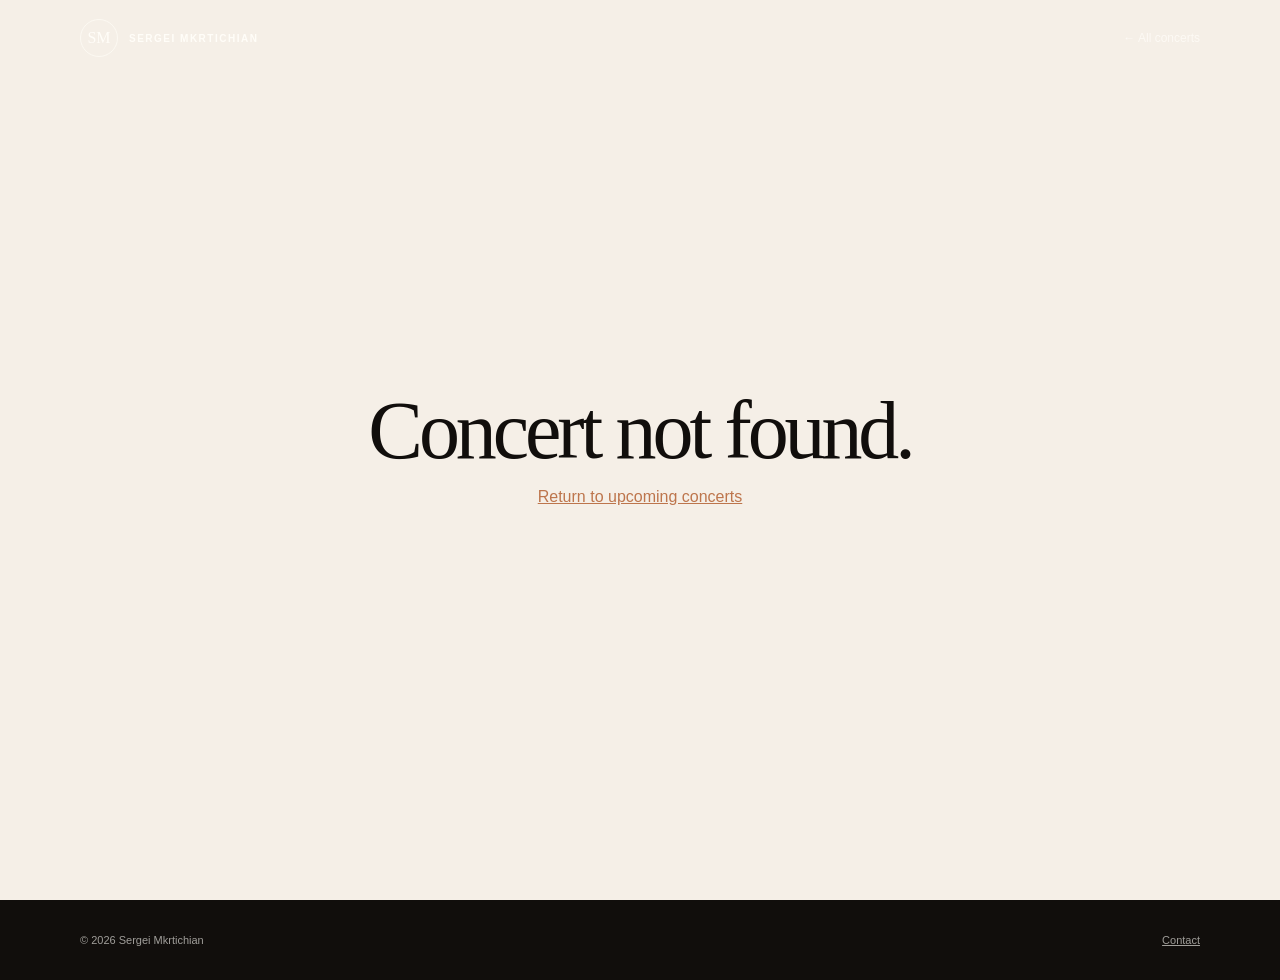
<file: concert.html>
<!doctype html>
<html lang="en">
<head>
  <meta charset="utf-8">
  <meta name="viewport" content="width=device-width, initial-scale=1, viewport-fit=cover">
  <meta name="referrer" content="strict-origin-when-cross-origin">
  <meta http-equiv="Content-Security-Policy" content="default-src 'self'; base-uri 'self'; object-src 'none'; form-action 'self'; frame-src 'none'; img-src 'self' data:; connect-src 'self'; font-src 'self' data:; style-src 'self' 'unsafe-inline'; script-src 'self' 'unsafe-inline'">
  <meta name="theme-color" content="#110e0c">
  <meta name="robots" content="index, follow">
  <title>Concert — Sergei Mkrtichian</title>
  <link rel="icon" type="image/png" sizes="32x32" href="favicon-32x32.png">
  <style>
    :root {
      --ink: #110e0c;
      --paper: #f5efe7;
      --paper-deep: #e9ded1;
      --white: #fffdf8;
      --amber: #bd754c;
      --amber-bright: #e0a069;
      --muted: #6d685f;
      --line: rgba(17, 14, 12, .15);
      --serif: "Iowan Old Style", "Palatino Linotype", "Book Antiqua", Palatino, Georgia, serif;
      --sans: Inter, ui-sans-serif, -apple-system, BlinkMacSystemFont, "Segoe UI", Helvetica, Arial, sans-serif;
      --page: min(1120px, calc(100% - 40px));
    }

    *, *::before, *::after { box-sizing: border-box; }
    html { background: var(--ink); scroll-behavior: smooth; }
    body { margin: 0; background: var(--paper); color: var(--ink); font-family: var(--sans); -webkit-font-smoothing: antialiased; }
    [hidden] { display: none !important; }
    a { color: inherit; }
    :focus-visible { outline: 2px solid var(--amber-bright); outline-offset: 4px; }

    .site-header {
      position: absolute;
      inset: 0 0 auto;
      z-index: 2;
      padding-top: env(safe-area-inset-top);
      color: var(--white);
    }

    .header-inner {
      width: var(--page);
      min-height: 76px;
      display: flex;
      align-items: center;
      justify-content: space-between;
      gap: 24px;
      margin: 0 auto;
    }

    .brand { display: inline-flex; align-items: center; gap: 11px; text-decoration: none; }
    .brand-mark { width: 38px; height: 38px; display: grid; place-items: center; border: 1px solid rgba(255,253,248,.66); border-radius: 50%; font-family: var(--serif); }
    .brand-name { font-size: 10px; font-weight: 650; letter-spacing: .15em; text-transform: uppercase; }
    .back-link { min-height: 44px; display: inline-flex; align-items: center; color: rgba(255,253,248,.76); font-size: 12px; text-decoration: none; }

    .event-hero {
      position: relative;
      min-height: 68svh;
      display: flex;
      align-items: flex-end;
      overflow: hidden;
      padding: 150px 0 clamp(64px, 9vw, 110px);
      background:
        radial-gradient(circle at 79% 29%, rgba(189,117,76,.2), transparent 29%),
        linear-gradient(145deg, #110e0c, #21170f 62%, #110e0c);
      color: var(--white);
    }

    .event-hero::after {
      position: absolute;
      top: 12%;
      right: -140px;
      width: 520px;
      height: 520px;
      border: 1px solid rgba(224,160,105,.16);
      border-radius: 50%;
      box-shadow: 0 0 0 82px rgba(224,160,105,.025), 0 0 0 164px rgba(224,160,105,.018);
      content: "";
    }

    .event-hero-inner { position: relative; z-index: 1; width: var(--page); margin: 0 auto; }
    .event-kicker { margin: 0 0 24px; color: var(--amber-bright); font-family: var(--serif); font-size: 16px; }
    .event-kicker::before { content: "— "; }
    h1 { max-width: 900px; margin: 0; font-family: var(--serif); font-size: clamp(54px, 8.4vw, 116px); font-weight: 400; letter-spacing: -.05em; line-height: .9; }

    .event-summary {
      max-width: 820px;
      display: grid;
      grid-template-columns: auto minmax(0, 1fr);
      gap: 24px;
      align-items: center;
      margin-top: 44px;
    }

    .event-date { min-width: 88px; display: grid; grid-template-columns: auto 1fr; gap: 3px 9px; align-items: center; font-variant-numeric: tabular-nums; }
    .event-day { grid-row: span 2; color: var(--amber-bright); font-family: var(--serif); font-size: 52px; letter-spacing: -.05em; line-height: .8; }
    .event-month, .event-year { font-size: 9px; font-weight: 750; letter-spacing: .14em; text-transform: uppercase; }
    .event-year { color: rgba(255,253,248,.52); }
    .event-where { padding-left: 24px; border-left: 1px solid rgba(255,253,248,.18); }
    .event-place { margin: 0 0 5px; font-family: var(--serif); font-size: clamp(22px, 3vw, 34px); }
    .event-meta { margin: 0; color: rgba(255,253,248,.62); font-size: 13px; line-height: 1.6; }

    .event-body { padding: clamp(72px, 9vw, 120px) 0; }
    .details-grid { width: var(--page); display: grid; grid-template-columns: minmax(0, 1.2fr) minmax(300px, .65fr); gap: clamp(54px, 9vw, 120px); align-items: start; margin: 0 auto; }
    .section-label { margin: 0 0 18px; color: var(--amber); font-family: var(--serif); font-size: 15px; }
    .event-description { max-width: 680px; margin: 0; font-family: var(--serif); font-size: clamp(25px, 3.2vw, 39px); line-height: 1.28; }
    .programme { margin-top: 48px; padding-top: 28px; border-top: 1px solid var(--line); }
    .programme h2 { margin: 0 0 18px; font-family: var(--serif); font-size: 29px; font-weight: 400; }
    .programme-list { margin: 0; padding: 0; list-style: none; }
    .programme-list li { padding: 13px 0; border-bottom: 1px solid var(--line); font-size: 14px; line-height: 1.5; }

    .registration-card { position: sticky; top: 22px; padding: 30px; border-radius: 20px; background: var(--paper-deep); }
    .registration-card h2 { margin: 0 0 13px; font-family: var(--serif); font-size: 35px; font-weight: 400; letter-spacing: -.03em; line-height: 1.05; }
    .registration-card p { margin: 0 0 24px; color: var(--muted); font-size: 14px; line-height: 1.65; }
    .registration-action { width: 100%; min-height: 52px; display: inline-flex; align-items: center; justify-content: center; padding: 12px 18px; border-radius: 999px; background: var(--ink); color: var(--white); font-size: 13px; font-weight: 700; text-decoration: none; }
    .registration-soon { min-height: 52px; display: flex; align-items: center; padding: 0 16px; border: 1px solid var(--line); border-radius: 999px; color: var(--muted); font-size: 12px; }

    .error-state { min-height: 100svh; display: grid; place-items: center; padding: 40px 20px; background: var(--paper); text-align: center; }
    .error-state h1 { margin-bottom: 20px; color: var(--ink); font-size: clamp(48px, 12vw, 82px); }
    .error-state a { color: var(--amber); }
    footer { padding: 34px 0 calc(34px + env(safe-area-inset-bottom)); background: var(--ink); color: rgba(255,253,248,.6); }
    .footer-inner { width: var(--page); display: flex; justify-content: space-between; gap: 20px; margin: 0 auto; font-size: 11px; }

    @media (max-width: 700px) {
      :root { --page: calc(100% - 30px); }
      .brand-name { font-size: 9px; }
      .back-link { font-size: 11px; }
      .event-hero { min-height: 72svh; padding-top: 120px; padding-bottom: 54px; }
      h1 { font-size: clamp(51px, 15vw, 78px); }
      .event-summary { gap: 14px; margin-top: 34px; }
      .event-date { min-width: 72px; }
      .event-day { font-size: 44px; }
      .event-where { padding-left: 15px; }
      .event-place { font-size: 22px; }
      .details-grid { grid-template-columns: 1fr; gap: 48px; }
      .registration-card { position: static; padding: 24px 20px; border-radius: 17px; }
      .footer-inner { flex-direction: column; align-items: center; text-align: center; }
    }
  </style>
</head>
<body>
  <header class="site-header">
    <div class="header-inner">
      <a class="brand" href="index.html#top" aria-label="Sergei Mkrtichian — home">
        <span class="brand-mark" aria-hidden="true">SM</span>
        <span class="brand-name">Sergei Mkrtichian</span>
      </a>
      <a class="back-link" href="index.html#concerts">← All concerts</a>
    </div>
  </header>

  <main id="eventContent" hidden>
    <section class="event-hero">
      <div class="event-hero-inner">
        <p class="event-kicker">Sergei presents</p>
        <h1 id="eventTitle"></h1>
        <div class="event-summary">
          <time class="event-date" id="eventDate">
            <span class="event-day" id="eventDay"></span>
            <span class="event-month" id="eventMonth"></span>
            <span class="event-year" id="eventYear"></span>
          </time>
          <div class="event-where">
            <p class="event-place" id="eventPlace"></p>
            <p class="event-meta" id="eventMeta"></p>
          </div>
        </div>
      </div>
    </section>

    <section class="event-body">
      <div class="details-grid">
        <div>
          <p class="section-label">About the evening</p>
          <p class="event-description" id="eventDescription"></p>
          <div class="programme" id="programme" hidden>
            <h2>Programme</h2>
            <ul class="programme-list" id="programmeList"></ul>
          </div>
        </div>

        <aside class="registration-card" aria-labelledby="registrationTitle">
          <p class="section-label">Registration</p>
          <h2 id="registrationTitle">Join me for this concert.</h2>
          <p id="registrationCopy">Registration details and the booking link will appear here.</p>
          <a class="registration-action" id="registrationAction" hidden></a>
          <span class="registration-soon" id="registrationSoon">Registration details will appear here soon.</span>
        </aside>
      </div>
    </section>
  </main>

  <div class="error-state" id="loadingState">
    <div>
      <p class="section-label">Upcoming concert</p>
      <h1>Loading…</h1>
    </div>
  </div>

  <div class="error-state" id="errorState" hidden>
    <div>
      <h1>Concert not found.</h1>
      <a href="index.html#concerts">Return to upcoming concerts</a>
    </div>
  </div>

  <footer>
    <div class="footer-inner">
      <span>© <span id="year"></span> Sergei Mkrtichian</span>
      <a href="index.html#contact">Contact</a>
    </div>
  </footer>

  <script>
    const params = new URLSearchParams(window.location.search);
    const eventId = params.get('id');
    const previewMode = params.get('preview') === '1';
    const eventContent = document.getElementById('eventContent');
    const errorState = document.getElementById('errorState');
    const loadingState = document.getElementById('loadingState');

    const showError = () => {
      loadingState.hidden = true;
      eventContent.hidden = true;
      errorState.hidden = false;
    };

    const parseDate = value => {
      const match = /^(\d{4})-(\d{2})-(\d{2})$/.exec(String(value || ''));
      if (!match) return null;
      const [, year, month, day] = match.map(Number);
      const date = new Date(year, month - 1, day, 12);
      return date.getFullYear() === year && date.getMonth() === month - 1 && date.getDate() === day ? date : null;
    };

    const safeUrl = value => {
      if (typeof value !== 'string' || !value.trim()) return null;
      try {
        const url = new URL(String(value), window.location.href);
        return ['http:', 'https:'].includes(url.protocol) ? url : null;
      } catch {
        return null;
      }
    };

    const renderConcert = concert => {
      const date = parseDate(concert.date);
      if (!date) return;

      const place = [concert.city, concert.country].filter(Boolean).join(', ');
      document.title = `${concert.title || 'Concert'} — Sergei Mkrtichian`;
      document.getElementById('eventTitle').textContent = concert.title || 'Concert';
      document.getElementById('eventDay').textContent = String(date.getDate()).padStart(2, '0');
      document.getElementById('eventMonth').textContent = new Intl.DateTimeFormat('en', { month: 'short' }).format(date);
      document.getElementById('eventYear').textContent = String(date.getFullYear());
      document.getElementById('eventDate').dateTime = concert.time ? `${concert.date}T${concert.time}` : concert.date;
      document.getElementById('eventPlace').textContent = place || 'Venue to be announced';
      document.getElementById('eventMeta').textContent = [concert.venue, concert.time, concert.admission].filter(Boolean).join(' · ');
      document.getElementById('eventDescription').textContent = concert.description || 'More information about this concert will be announced soon.';

      if (Array.isArray(concert.programme) && concert.programme.length) {
        const list = document.getElementById('programmeList');
        concert.programme.forEach(item => {
          const li = document.createElement('li');
          li.textContent = String(item);
          list.append(li);
        });
        document.getElementById('programme').hidden = false;
      }

      const registrationUrl = safeUrl(concert.registrationUrl);
      if (registrationUrl) {
        const action = document.getElementById('registrationAction');
        action.href = registrationUrl.href;
        action.textContent = concert.registrationLabel || 'Register for this concert';
        action.dataset.concertId = String(concert.id || '');
        if (registrationUrl.origin !== window.location.origin) {
          action.target = '_blank';
          action.rel = 'noopener noreferrer';
        }
        action.hidden = false;
        document.getElementById('registrationCopy').textContent = 'Reserve your place using the registration link below.';
        document.getElementById('registrationSoon').hidden = true;
      }

      loadingState.hidden = true;
      errorState.hidden = true;
      eventContent.hidden = false;
    };

    fetch('concerts.json', { cache: 'no-store' })
      .then(response => {
        if (!response.ok) throw new Error('Concert data unavailable');
        return response.json();
      })
      .then(data => {
        const concerts = Array.isArray(data.concerts) ? [...data.concerts] : [];
        if (previewMode && data._example) concerts.push(data._example);
        const concert = concerts.find(item => item && String(item.id) === String(eventId));
        if (!concert || concert.kind !== 'hosted' || (concert.published === false && !previewMode)) {
          showError();
          return;
        }
        const dedicatedPage = safeUrl(concert.pageUrl);
        if (dedicatedPage && dedicatedPage.origin === window.location.origin
            && dedicatedPage.pathname.endsWith('.html') && dedicatedPage.pathname !== window.location.pathname) {
          window.location.replace(dedicatedPage.href);
          return;
        }
        renderConcert(concert);
      })
      .catch(showError);

    document.getElementById('year').textContent = new Date().getFullYear();
  </script>
</body>
</html>
</file>
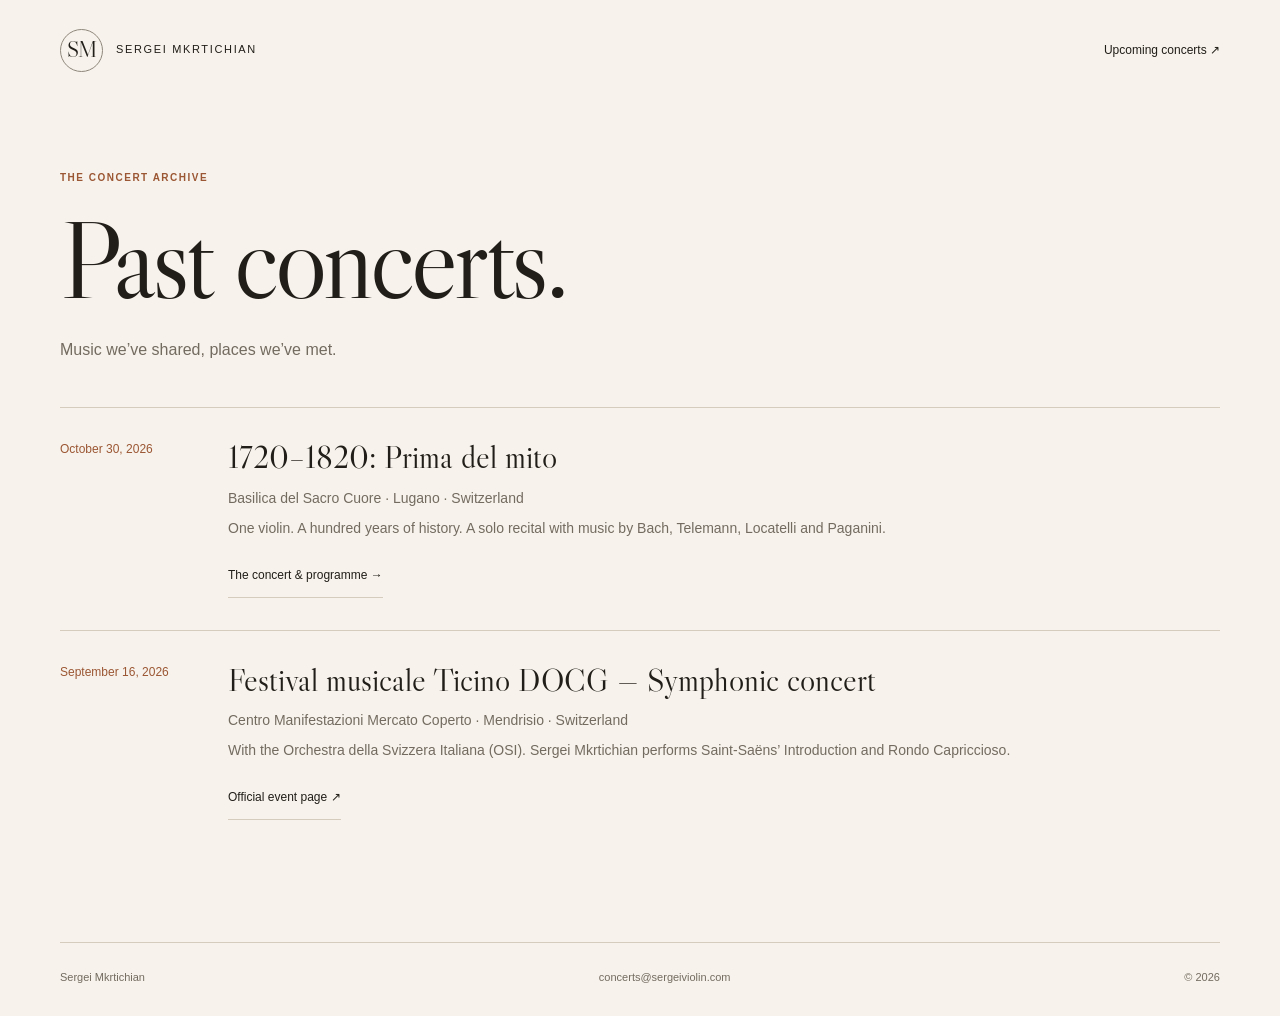
<file: concerts-archive.html>
<!doctype html>
<html lang="en">
<head>
  <meta charset="utf-8"><meta name="viewport" content="width=device-width, initial-scale=1, viewport-fit=cover">
  <meta name="theme-color" content="#f7f3ec"><meta name="referrer" content="strict-origin-when-cross-origin">
  <meta http-equiv="Content-Security-Policy" content="default-src 'self'; base-uri 'self'; object-src 'none'; form-action 'none'; frame-src 'none'; script-src 'self'; style-src 'self'; img-src 'self'; font-src 'self'; connect-src 'self'">
  <title>Past concerts — Sergei Mkrtichian</title>
  <meta name="description" content="A look back at past concerts by violinist Sergei Mkrtichian.">
  <link rel="canonical" href="https://sergeiviolin.com/concerts-archive.html"><link rel="icon" href="favicon.ico">
  <link rel="stylesheet" href="prima-del-mito.css"><script src="concert-data.js" defer></script><script src="concerts-archive.js" defer></script>
</head>
<body>
  <header class="masthead shell"><a class="brand" href="index.html"><span class="monogram" aria-hidden="true">SM</span><span>Sergei Mkrtichian</span></a><a class="back-link" href="index.html#concerts">Upcoming concerts ↗</a></header>
  <main class="shell"><div class="archive-heading"><p class="eyebrow">The concert archive</p><h1>Past concerts.</h1><p>Music we’ve shared, places we’ve met.</p></div>
    <div class="archive-list" id="archive-list" aria-live="polite">
      <article class="archive-item"><time datetime="2026-09-16">16 September 2026</time><div><h2>Festival musicale Ticino DOCG — Symphonic concert</h2><p>Centro Manifestazioni Mercato Coperto · Mendrisio, Switzerland</p><p>With the Orchestra della Svizzera Italiana (OSI). Sergei Mkrtichian performs Saint-Saëns’ Introduction and Rondo Capriccioso.</p><a class="text-link" href="https://mendrisio.ch/home/vivere-e-visitare/eventi/agenda-della-citta/2026/settembre/2026-09-16-Concerto-sinfonico.html" target="_blank" rel="noopener noreferrer">Official event page ↗</a></div></article>
    </div>
    <p id="archive-error" hidden>The archive could not be refreshed. Please try again later.</p>
  </main>
  <footer class="site-footer shell"><a href="index.html">Sergei Mkrtichian</a><a href="mailto:concerts@sergeiviolin.com">concerts@sergeiviolin.com</a><span>© 2026</span></footer>
</body>
</html>
</file>
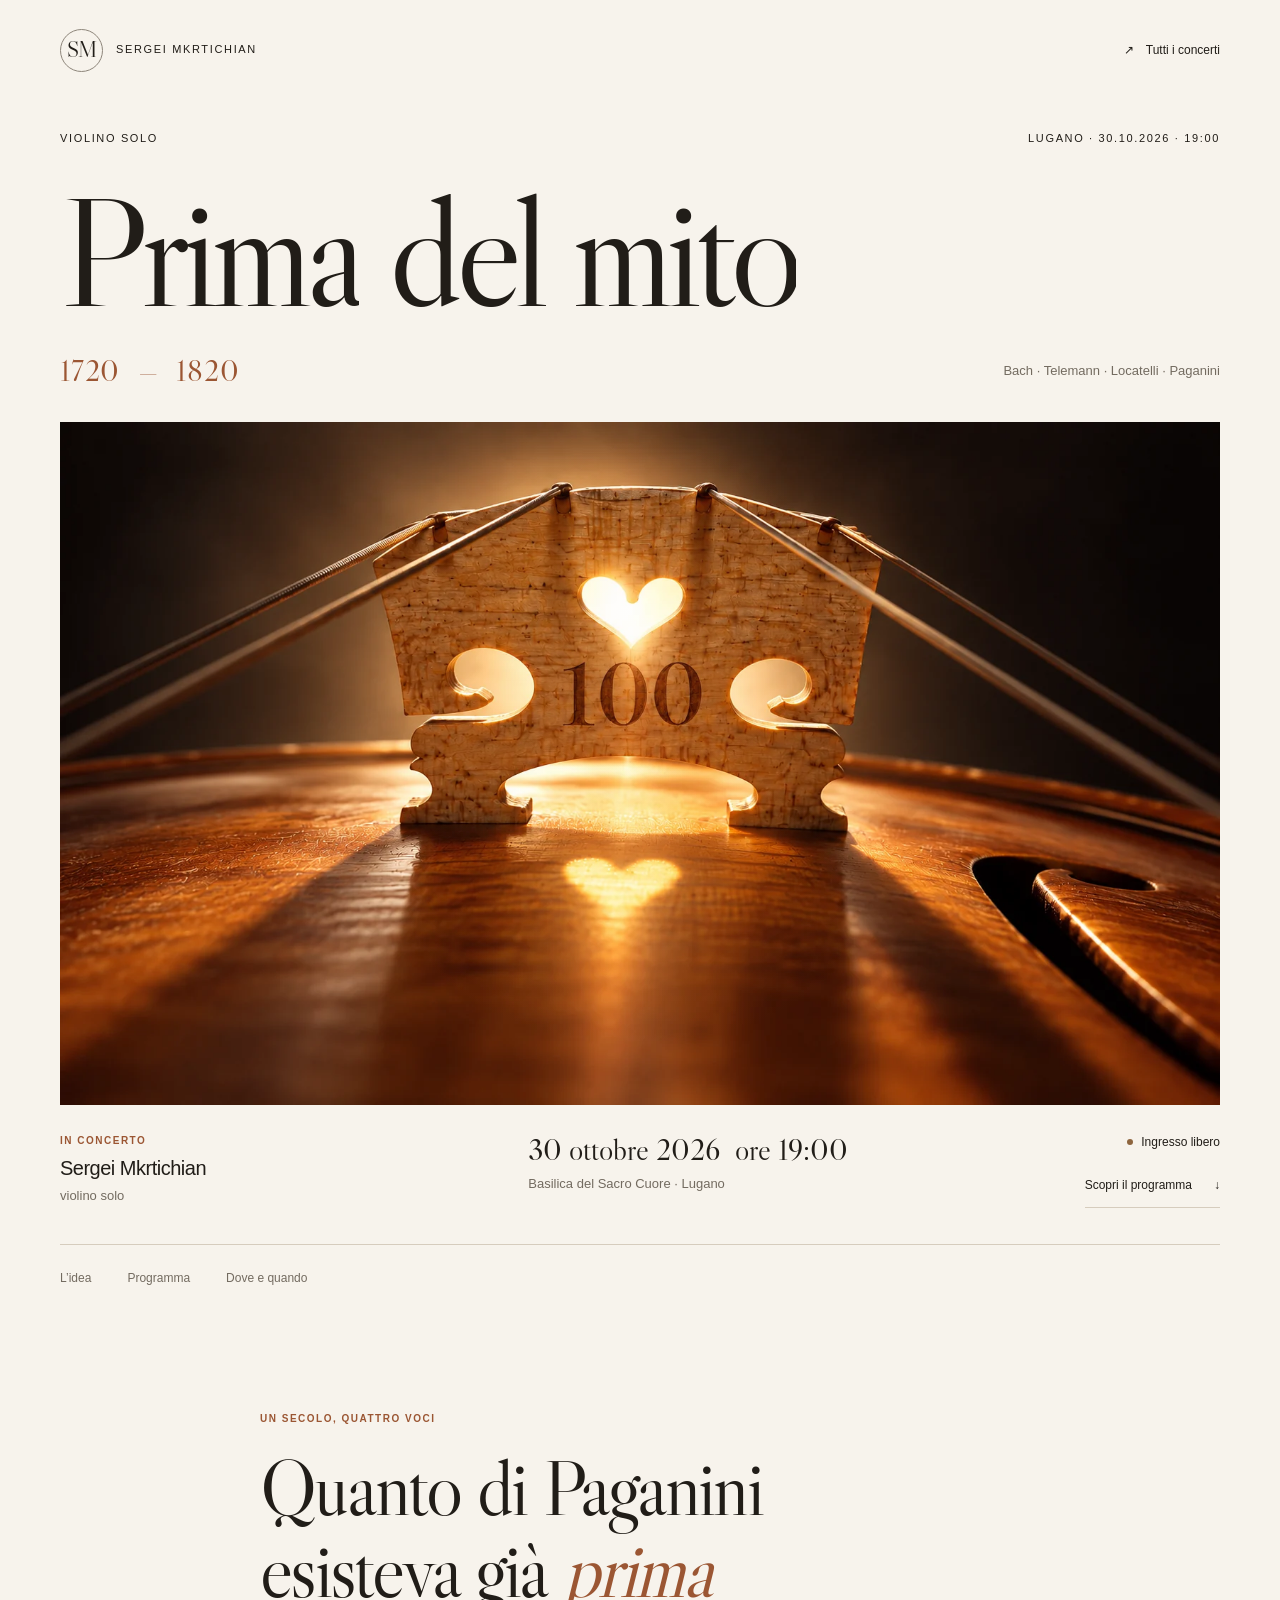
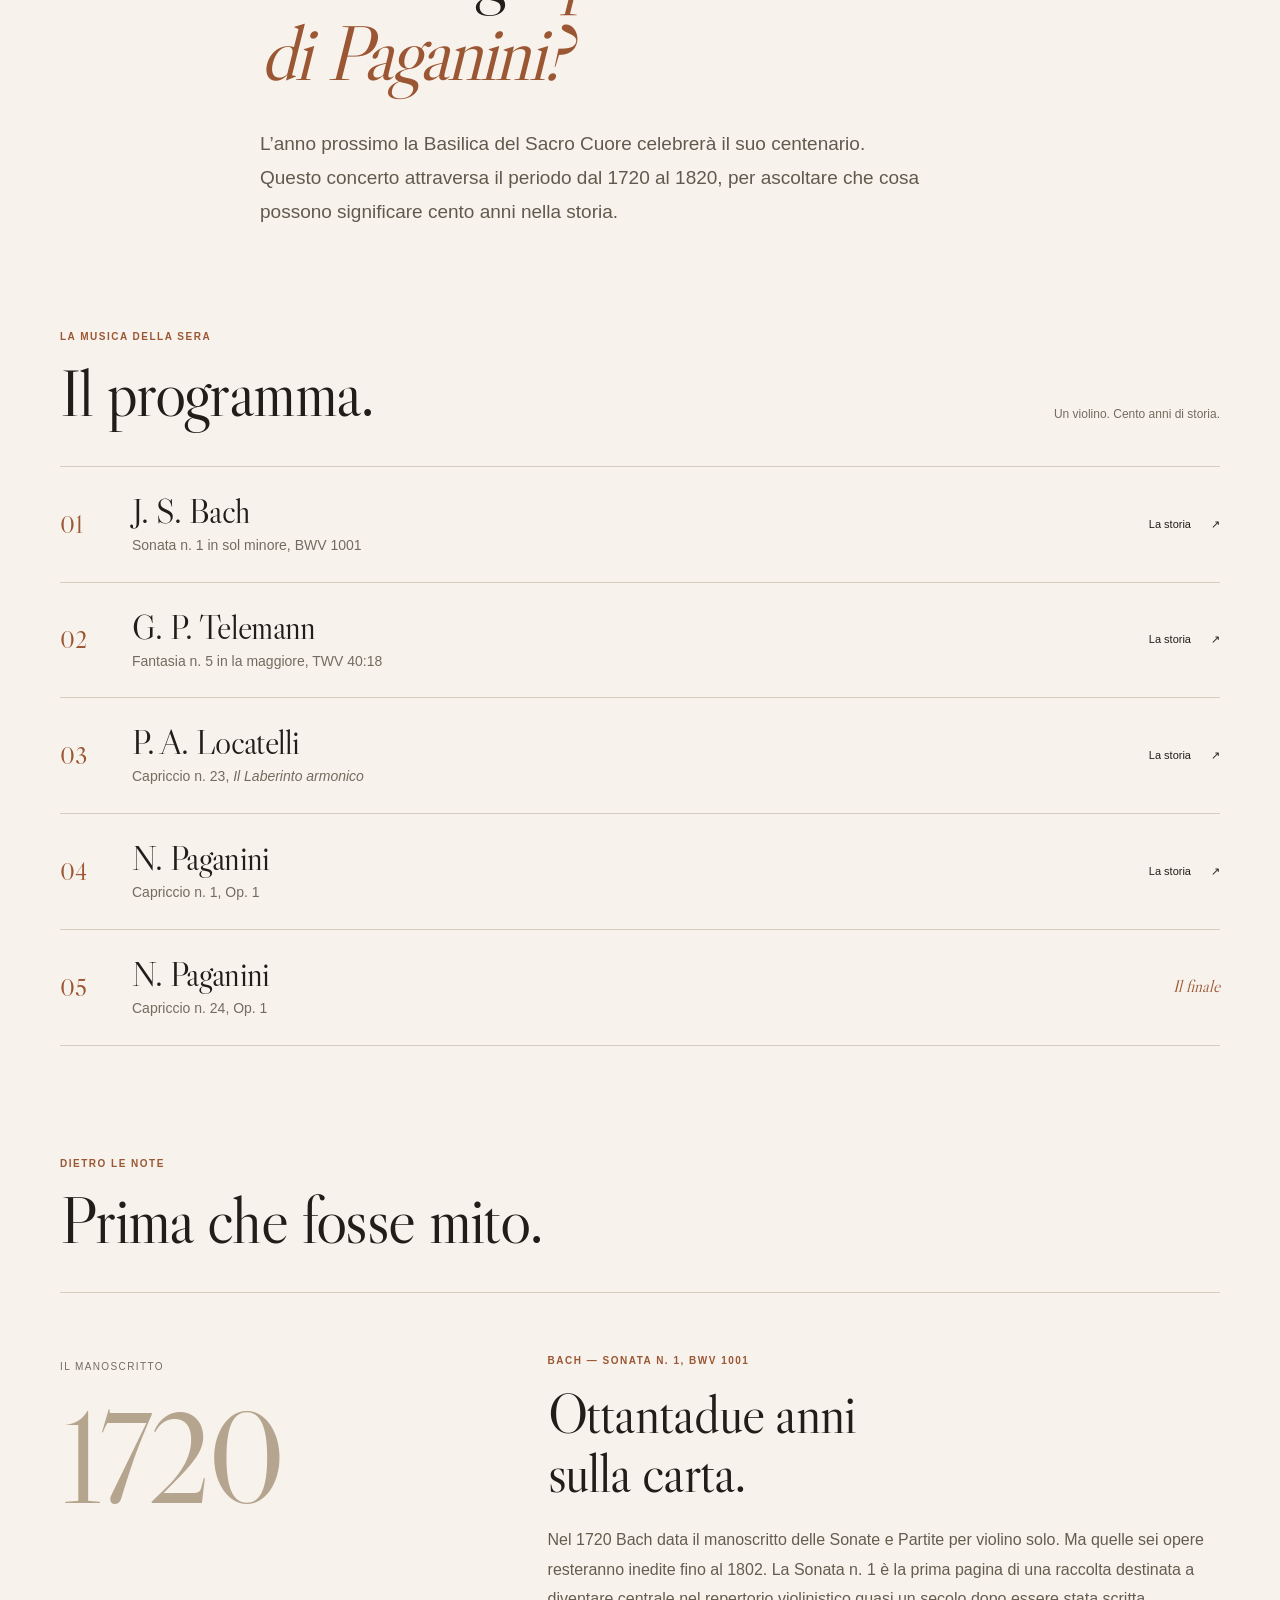
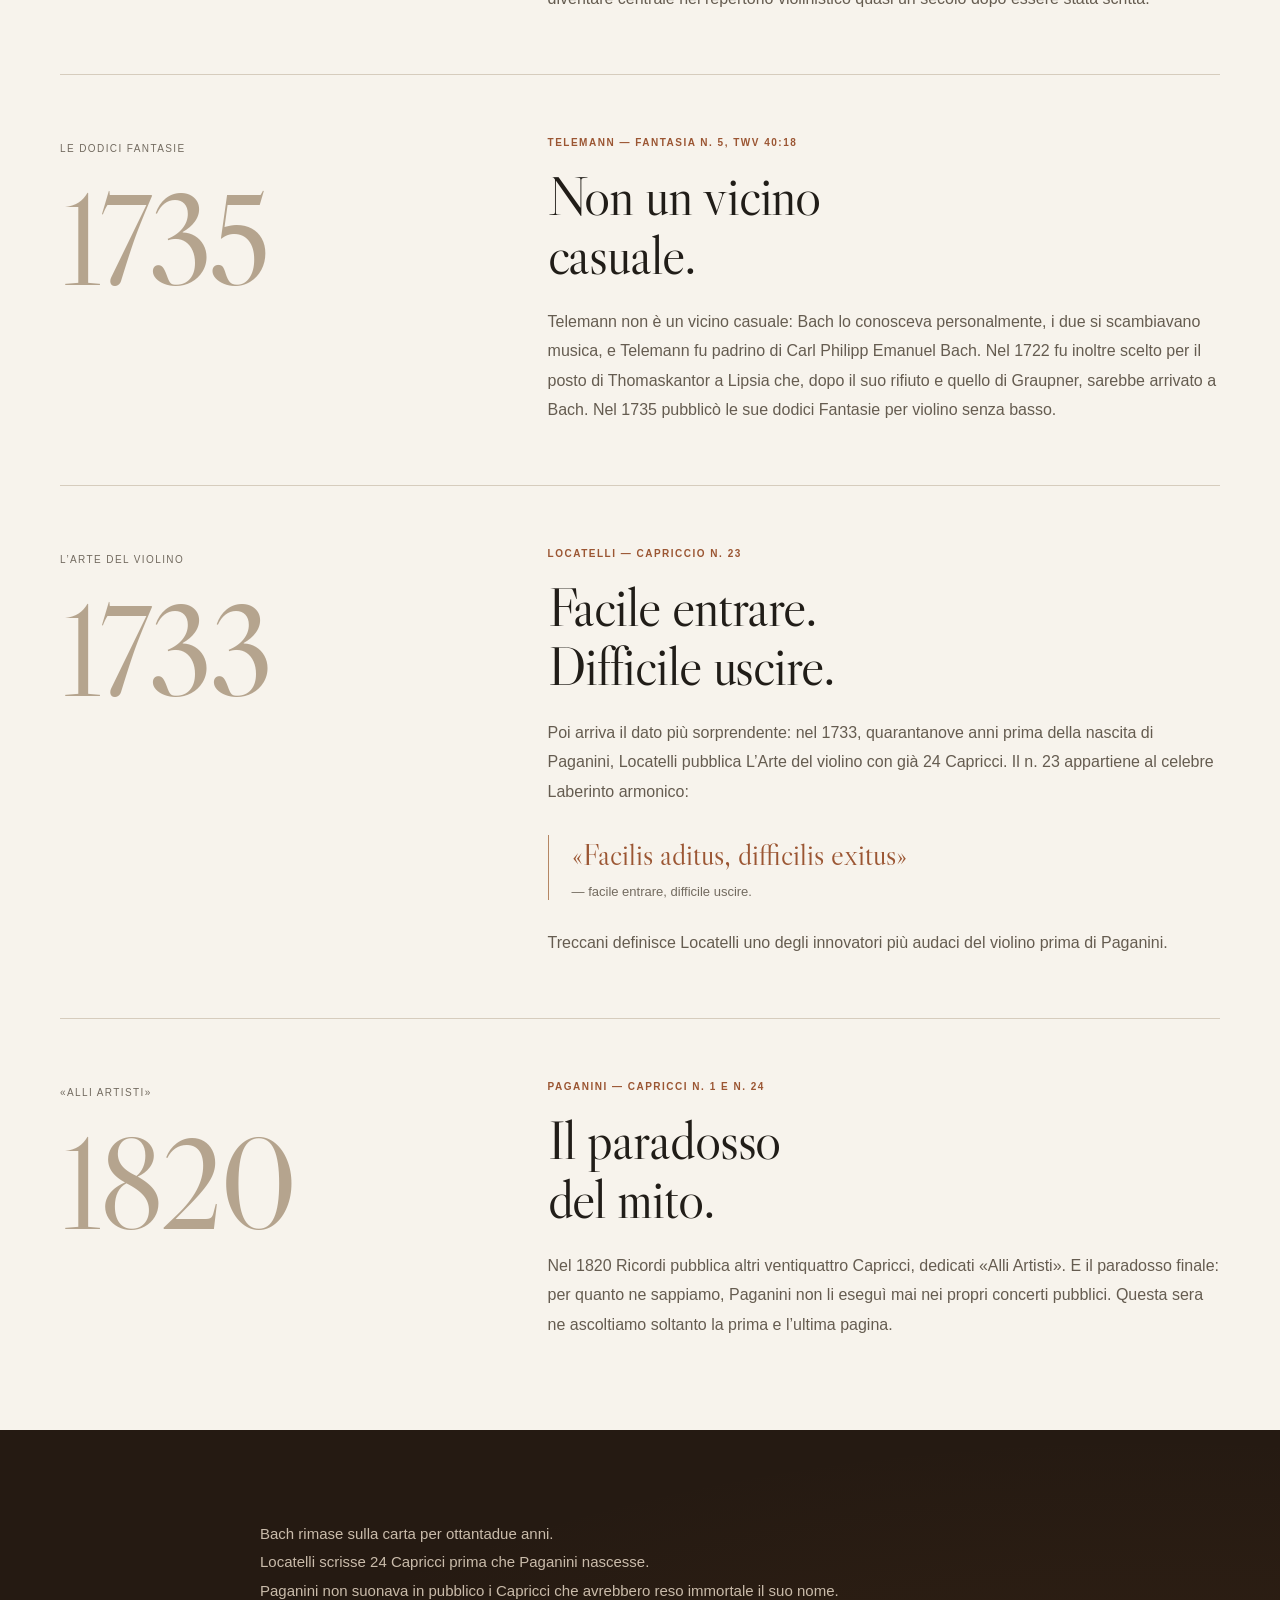
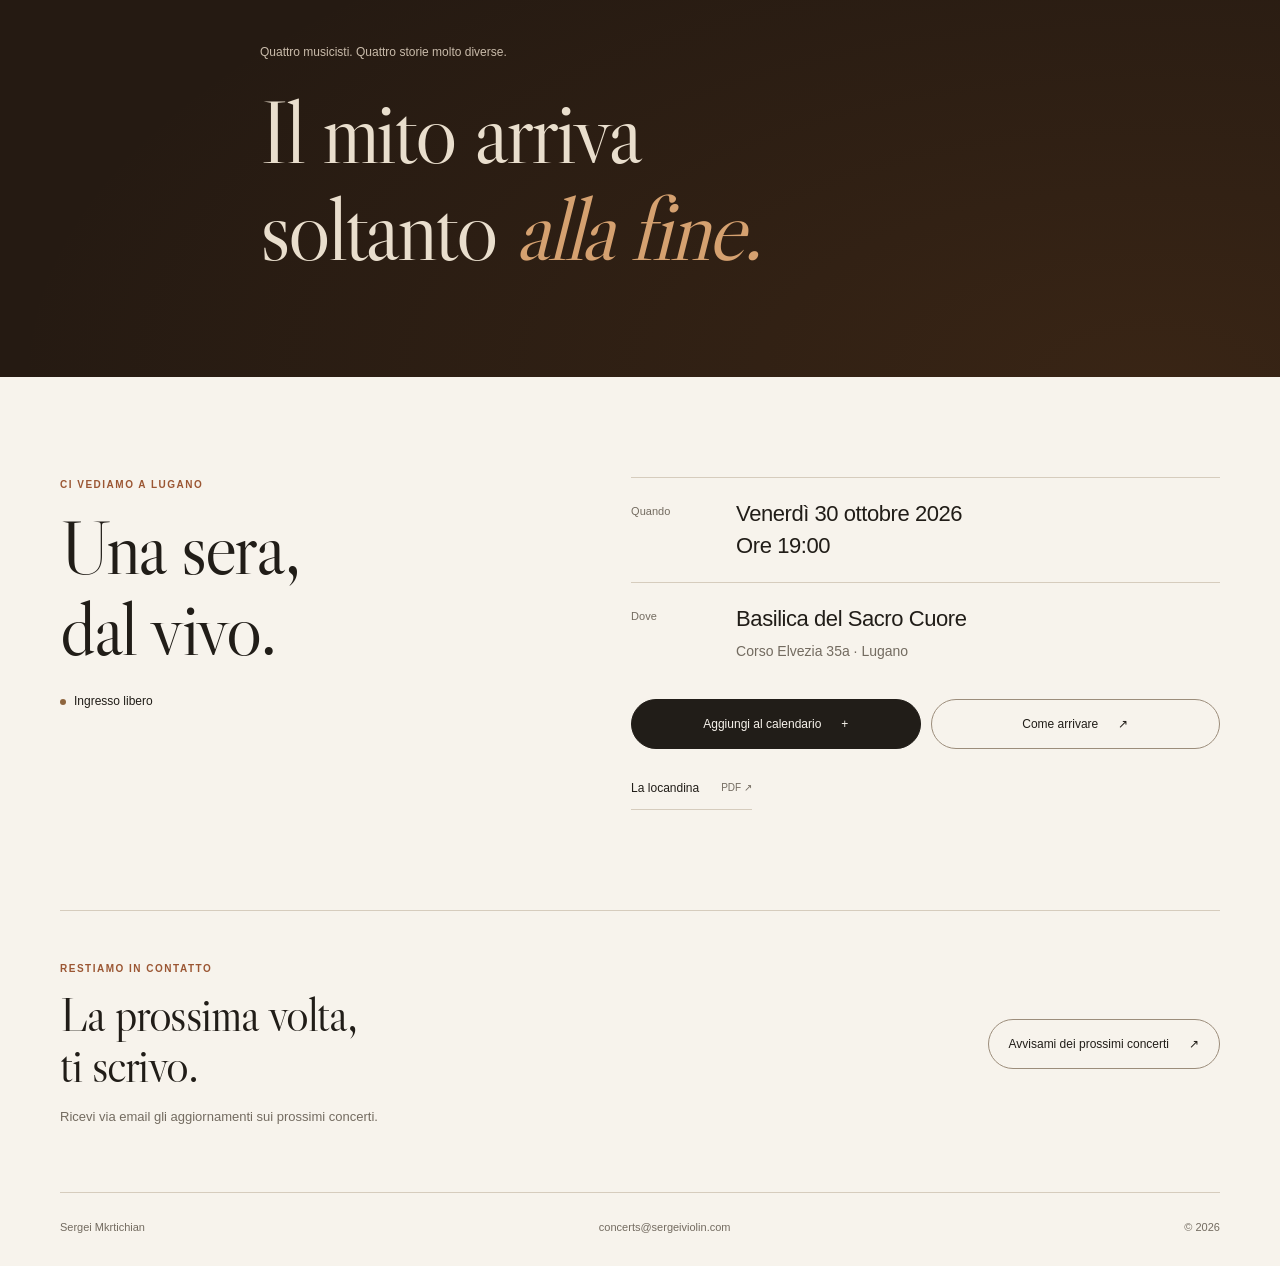
<file: prima-del-mito.html>
<!doctype html>
<html lang="it" data-motion="full">
<head>
  <meta charset="utf-8">
  <meta name="viewport" content="width=device-width, initial-scale=1, viewport-fit=cover">
  <meta name="theme-color" content="#f7f3ec">
  <meta name="referrer" content="strict-origin-when-cross-origin">
  <meta http-equiv="Content-Security-Policy" content="default-src 'self'; base-uri 'self'; object-src 'none'; frame-src 'none'; form-action 'none'; img-src 'self' data:; font-src 'self'; style-src 'self'; script-src 'self'; connect-src 'self'">
  <title>Prima del mito · 30 ottobre 2026, Lugano — Sergei Mkrtichian</title>
  <meta name="description" content="1720–1820: Prima del mito. Sergei Mkrtichian, violino solo. Bach, Telemann, Locatelli e Paganini. 30 ottobre 2026, ore 19:00, Basilica del Sacro Cuore, Lugano. Ingresso libero.">
  <link rel="canonical" href="https://sergeiviolin.com/prima-del-mito.html">
  <link rel="icon" href="favicon.ico">
  <link rel="apple-touch-icon" href="apple-touch-icon.png">
  <link rel="preload" as="font" href="prima-del-mito-caslon.ttf" type="font/ttf" crossorigin>
  <link rel="preload" as="image" href="prima-del-mito-bridge-800.webp" imagesrcset="prima-del-mito-bridge-800.webp 800w, prima-del-mito-bridge-1634.webp 1634w" imagesizes="(max-width: 640px) calc(100vw + 48px), (max-width: 1240px) 94vw, 1160px" fetchpriority="high">
  <link rel="stylesheet" href="prima-del-mito.css?v=mobile-4">
  <script src="prima-del-mito.js?v=mobile-4" defer></script>
  <meta property="og:type" content="website">
  <meta property="og:locale" content="it_CH">
  <meta property="og:url" content="https://sergeiviolin.com/prima-del-mito.html">
  <meta property="og:title" content="1720–1820: Prima del mito">
  <meta property="og:description" content="Sergei Mkrtichian · violino solo. 30 ottobre 2026, 19:00 · Basilica del Sacro Cuore, Lugano. Ingresso libero.">
  <meta property="og:image" content="https://sergeiviolin.com/prima-del-mito-bridge-1634.webp">
  <meta property="og:image:width" content="1634">
  <meta property="og:image:height" content="962">
  <meta property="og:image:alt" content="Una luce a forma di cuore attraversa il ponticello di un violino, inciso con il numero 100.">
  <meta name="twitter:card" content="summary_large_image">
  <script type="application/ld+json">
  {
    "@context": "https://schema.org", "@type": "MusicEvent",
    "name": "1720–1820: Prima del mito",
    "description": "Sergei Mkrtichian, violino solo. Bach, Telemann, Locatelli e Paganini. Ingresso libero.",
    "startDate": "2026-10-30T19:00:00+01:00",
    "eventStatus": "https://schema.org/EventScheduled",
    "eventAttendanceMode": "https://schema.org/OfflineEventAttendanceMode",
    "isAccessibleForFree": true,
    "url": "https://sergeiviolin.com/prima-del-mito.html",
    "image": "https://sergeiviolin.com/prima-del-mito-bridge-1634.webp",
    "performer": {"@type": "Person", "name": "Sergei Mkrtichian", "url": "https://sergeiviolin.com/"},
    "location": {"@type": "Place", "name": "Basilica del Sacro Cuore",
      "address": {"@type": "PostalAddress", "streetAddress": "Corso Elvezia 35a", "addressLocality": "Lugano", "postalCode": "6900", "addressCountry": "CH"}}
  }
  </script>
</head>
<body class="concert-page">
  <a class="skip-link" href="#concerto">Vai al concerto</a>
  <header class="masthead shell">
    <a class="brand" href="index.html" aria-label="Sergei Mkrtichian — sito principale"><span class="monogram" aria-hidden="true">SM</span><span>Sergei Mkrtichian</span></a>
    <a class="back-link" href="index.html#concerts"><span aria-hidden="true">↗</span> Tutti i concerti</a>
  </header>
  <main id="concerto">
    <section class="concert-hero" aria-labelledby="concert-title">
      <div class="hero-heading shell">
        <div class="edition"><span>Violino solo</span><span>Lugano · 30.10.2026 · 19:00</span></div>
        <h1 id="concert-title"><span class="title-line"><span>Prima</span></span> <span class="title-line"><span><em>del</em> mito</span></span></h1>
        <div class="hero-subline"><span class="century">1720 <span aria-hidden="true">—</span> 1820</span><span>Bach · Telemann · Locatelli · Paganini</span></div>
      </div>
      <div class="artwork shell" id="artwork">
        <div class="art-window">
          <div class="art-arrival">
            <div class="art-scene">
              <img id="bridge-image" src="prima-del-mito-bridge-800.webp" srcset="prima-del-mito-bridge-800.webp 800w, prima-del-mito-bridge-1634.webp 1634w" sizes="(max-width: 640px) calc(100vw + 48px), (max-width: 1240px) 94vw, 1160px" width="1634" height="962" fetchpriority="high" alt="Il ponticello di un violino: un cuore di luce e il numero 100 inciso nel legno.">
              <span class="heart-light" aria-hidden="true"></span>
              <span class="reflection-light" aria-hidden="true"></span>
              <span class="light-wash" aria-hidden="true"></span>
              <span class="mote mote-one" aria-hidden="true"></span><span class="mote mote-two" aria-hidden="true"></span><span class="mote mote-three" aria-hidden="true"></span>
            </div>
          </div>
        </div>
      </div>
      <div class="hero-details shell">
        <div class="performer"><p class="eyebrow">In concerto</p><p>Sergei Mkrtichian <span>violino solo</span></p></div>
        <div class="when"><time datetime="2026-10-30T19:00:00+01:00">30 ottobre 2026 <span>ore 19:00</span></time><p>Basilica del Sacro Cuore · Lugano</p></div>
        <div class="hero-actions"><span class="free-entry"><i aria-hidden="true"></i> Ingresso libero</span><a class="text-link" href="#programma">Scopri il programma <span aria-hidden="true">↓</span></a></div>
      </div>
    </section>

    <nav class="section-nav shell" aria-label="In questa pagina"><a href="#storia">L’idea</a><a href="#programma">Programma</a><a href="#informazioni">Dove e quando</a></nav>

    <section class="story-intro reading-shell" id="storia" aria-labelledby="story-title">
      <p class="eyebrow">Un secolo, quattro voci</p>
      <h2 id="story-title">Quanto di Paganini<br>esisteva già <em>prima<br>di Paganini?</em></h2>
      <p class="lead">L’anno prossimo la Basilica del Sacro Cuore celebrerà il suo centenario. Questo concerto attraversa il periodo dal 1720 al 1820, per ascoltare che cosa possono significare cento anni nella storia.</p>
    </section>

    <section class="programme shell" id="programma" aria-labelledby="programme-title">
      <div class="section-heading"><p class="eyebrow">La musica della sera</p><h2 id="programme-title">Il programma.</h2><span class="programme-aside">Un violino. Cento anni di storia.</span></div>
      <ol class="works" role="list">
        <li><span class="work-number" aria-hidden="true">01</span><div><h3>J. S. Bach</h3><p>Sonata n. 1 in sol minore, BWV 1001</p></div><a href="#bach" aria-label="La storia della Sonata di Bach">La storia <span aria-hidden="true">↗</span></a></li>
        <li><span class="work-number" aria-hidden="true">02</span><div><h3>G. P. Telemann</h3><p>Fantasia n. 5 in la maggiore, TWV 40:18</p></div><a href="#telemann" aria-label="La storia della Fantasia di Telemann">La storia <span aria-hidden="true">↗</span></a></li>
        <li><span class="work-number" aria-hidden="true">03</span><div><h3>P. A. Locatelli</h3><p>Capriccio n. 23, <em>Il Laberinto armonico</em></p></div><a href="#locatelli" aria-label="La storia del Capriccio di Locatelli">La storia <span aria-hidden="true">↗</span></a></li>
        <li><span class="work-number" aria-hidden="true">04</span><div><h3>N. Paganini</h3><p>Capriccio n. 1, Op. 1</p></div><a href="#paganini" aria-label="La storia dei Capricci di Paganini">La storia <span aria-hidden="true">↗</span></a></li>
        <li><span class="work-number" aria-hidden="true">05</span><div><h3>N. Paganini</h3><p>Capriccio n. 24, Op. 1</p></div><span class="work-finale">Il finale</span></li>
      </ol>
    </section>

    <section class="stories shell" aria-labelledby="stories-title">
      <div class="section-heading"><p class="eyebrow">Dietro le note</p><h2 id="stories-title">Prima che fosse mito.</h2></div>
      <article class="chapter" id="bach"><div class="chapter-date"><span>Il manoscritto</span><p>1720</p></div><div class="chapter-copy"><p class="eyebrow">Bach — Sonata n. 1, BWV 1001</p><h3>Ottantadue anni<br>sulla carta.</h3><p>Nel 1720 Bach data il manoscritto delle Sonate e Partite per violino solo. Ma quelle sei opere resteranno inedite fino al 1802. La Sonata n. 1 è la prima pagina di una raccolta destinata a diventare centrale nel repertorio violinistico quasi un secolo dopo essere stata scritta.</p></div></article>
      <article class="chapter" id="telemann"><div class="chapter-date"><span>Le dodici Fantasie</span><p>1735</p></div><div class="chapter-copy"><p class="eyebrow">Telemann — Fantasia n. 5, TWV 40:18</p><h3>Non un vicino<br>casuale.</h3><p>Telemann non è un vicino casuale: Bach lo conosceva personalmente, i due si scambiavano musica, e Telemann fu padrino di Carl Philipp Emanuel Bach. Nel 1722 fu inoltre scelto per il posto di Thomaskantor a Lipsia che, dopo il suo rifiuto e quello di Graupner, sarebbe arrivato a Bach. Nel 1735 pubblicò le sue dodici Fantasie per violino senza basso.</p></div></article>
      <article class="chapter" id="locatelli"><div class="chapter-date"><span>L’Arte del violino</span><p>1733</p></div><div class="chapter-copy"><p class="eyebrow">Locatelli — Capriccio n. 23</p><h3>Facile entrare.<br>Difficile uscire.</h3><p>Poi arriva il dato più sorprendente: nel 1733, quarantanove anni prima della nascita di Paganini, Locatelli pubblica L’Arte del violino con già 24 Capricci. Il n. 23 appartiene al celebre Laberinto armonico:</p><blockquote>«Facilis aditus, difficilis exitus» <span>— facile entrare, difficile uscire.</span></blockquote><p>Treccani definisce Locatelli uno degli innovatori più audaci del violino prima di Paganini.</p></div></article>
      <article class="chapter" id="paganini"><div class="chapter-date"><span>«Alli Artisti»</span><p>1820</p></div><div class="chapter-copy"><p class="eyebrow">Paganini — Capricci n. 1 e n. 24</p><h3>Il paradosso<br>del mito.</h3><p>Nel 1820 Ricordi pubblica altri ventiquattro Capricci, dedicati «Alli Artisti». E il paradosso finale: per quanto ne sappiamo, Paganini non li eseguì mai nei propri concerti pubblici. Questa sera ne ascoltiamo soltanto la prima e l’ultima pagina.</p></div></article>
    </section>

    <section class="coda" aria-labelledby="coda-title"><div class="reading-shell"><p>Bach rimase sulla carta per ottantadue anni.<br>Locatelli scrisse 24 Capricci prima che Paganini nascesse.<br>Paganini non suonava in pubblico i Capricci che avrebbero reso immortale il suo nome.</p><p class="coda-prelude">Quattro musicisti. Quattro storie molto diverse.</p><h2 id="coda-title">Il mito arriva<br>soltanto <em>alla fine.</em></h2></div></section>

    <section class="visit shell" id="informazioni" aria-labelledby="visit-title">
      <div class="visit-heading"><p class="eyebrow">Ci vediamo a Lugano</p><h2 id="visit-title">Una sera,<br>dal vivo.</h2><p class="free-entry"><i aria-hidden="true"></i> Ingresso libero</p></div>
      <div class="visit-details"><dl><div><dt>Quando</dt><dd><time datetime="2026-10-30T19:00:00+01:00">Venerdì 30 ottobre 2026<br>Ore 19:00</time></dd></div><div><dt>Dove</dt><dd>Basilica del Sacro Cuore<span>Corso Elvezia 35a · Lugano</span></dd></div></dl><div class="visit-actions"><a class="pill primary" href="prima-del-mito.ics" download>Aggiungi al calendario <span aria-hidden="true">+</span></a><a class="pill" href="https://www.google.com/maps/search/?api=1&amp;query=Basilica+del+Sacro+Cuore+Corso+Elvezia+35a+Lugano" target="_blank" rel="noopener noreferrer">Come arrivare <span aria-hidden="true">↗</span></a></div><a class="text-link poster-link" href="prima-del-mito-A4.pdf" target="_blank" rel="noopener">La locandina <span>PDF ↗</span></a></div>
    </section>

    <aside class="newsletter shell"><div><p class="eyebrow">Restiamo in contatto</p><h2>La prossima volta,<br>ti scrivo.</h2><p>Ricevi via email gli aggiornamenti sui prossimi concerti.</p></div><a class="pill" href="index.html#letters">Avvisami dei prossimi concerti <span aria-hidden="true">↗</span></a></aside>
  </main>
  <footer class="site-footer shell"><a href="index.html">Sergei Mkrtichian</a><a href="mailto:concerts@sergeiviolin.com">concerts@sergeiviolin.com</a><span>© 2026</span></footer>
</body>
</html>
</file>
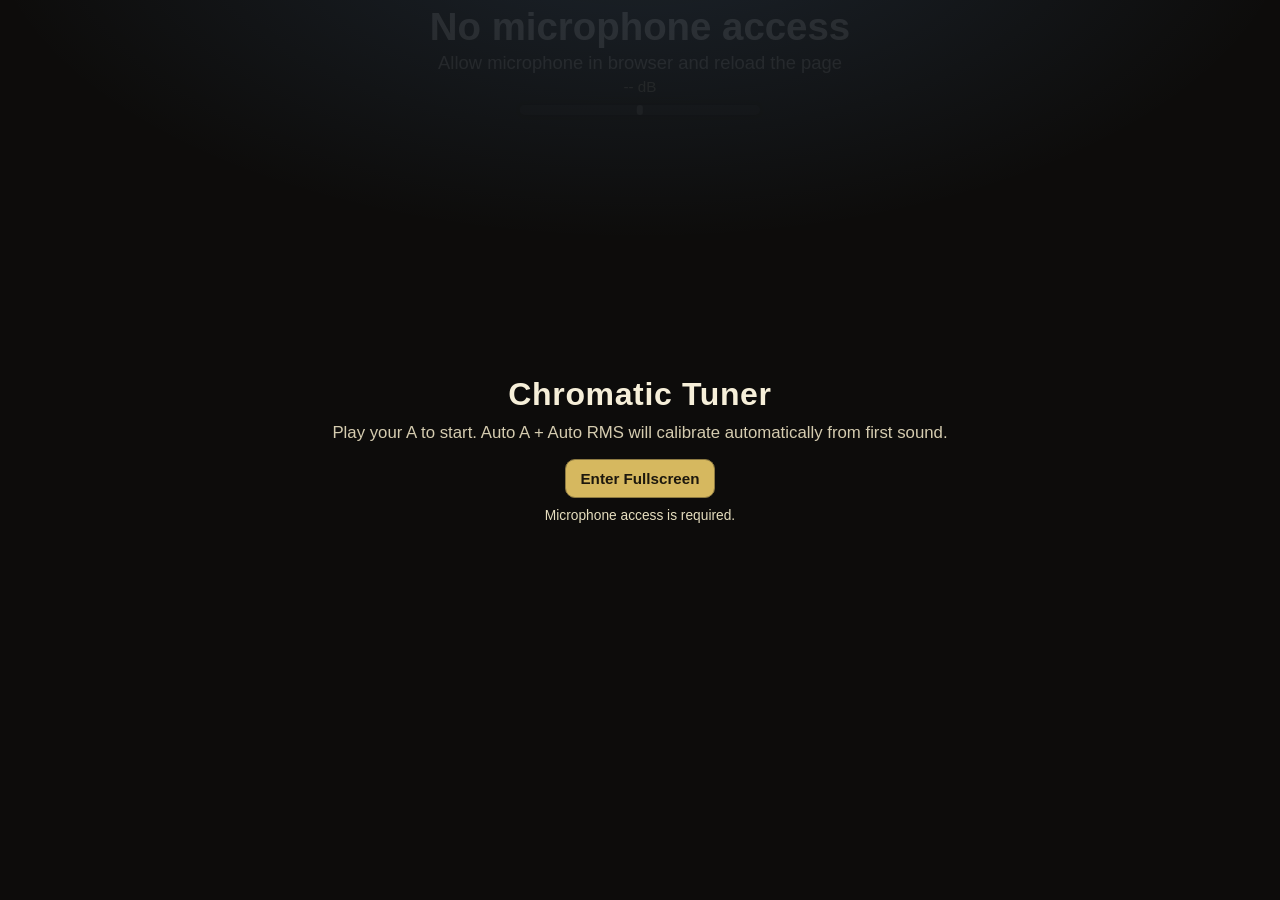
<file: tune/test.html>
﻿<!DOCTYPE html>
<html lang="en">
<head>
<meta charset="UTF-8" />
<meta name="viewport" content="width=device-width,initial-scale=1" />
<title>Chromatic Tuner</title>
<style>
  :root {
    --bg: #1b1a16;
    --grid: #2b2a24;
    --axis: #4b483f;
    --track: #ffd700;
    --text: #f4f4f4;
    --muted: #cfcfcf;
  }

  body {
    margin: 0;
    overflow: hidden;
    background: var(--bg);
    color: var(--text);
    font-family: "Segoe UI", Tahoma, sans-serif;
  }

  #canvas {
    display: block;
    width: 100vw;
    height: 100vh;
  }

  #hud {
    position: absolute;
    top: 8px;
    left: 50%;
    transform: translateX(-50%);
    text-align: center;
    pointer-events: auto;
  }

  #note {
    font-size: 2.4em;
    font-weight: 700;
    line-height: 1;
    cursor: pointer;
    user-select: none;
  }

  #cents {
    margin-top: 6px;
    font-size: 1.15em;
    color: var(--muted);
  }

  #db {
    margin-top: 4px;
    font-size: 0.95em;
    color: #bdb8a5;
    pointer-events: none;
  }

  #indicator {
    position: relative;
    margin: 10px auto 0;
    width: 240px;
    height: 10px;
    border-radius: 999px;
    background: #333;
    box-shadow: 0 0 6px rgba(0, 0, 0, 0.6);
    pointer-events: none;
  }

  #indicator .bar {
    position: absolute;
    top: 0;
    left: 50%;
    transform: translateX(-50%);
    width: 6px;
    height: 100%;
    border-radius: 999px;
    background: #888;
  }

  #menuPanel {
    position: fixed;
    top: 58px;
    left: 10px;
    z-index: 20;
    width: 320px;
    max-height: calc(100vh - 64px);
    overflow: auto;
    border: 1px solid rgba(214, 188, 107, 0.28);
    border-radius: 14px;
    background: linear-gradient(180deg, rgba(36, 31, 21, 0.96), rgba(25, 22, 16, 0.97));
    padding: 13px;
    box-shadow: 0 12px 30px rgba(0, 0, 0, 0.5);
    backdrop-filter: blur(4px);
  }

  .hidden { display: none; }

  .menuTitle {
    font-size: 1.04rem;
    margin-bottom: 4px;
    color: #f8f0d7;
    font-weight: 650;
  }

  .menuHint {
    margin-bottom: 10px;
    font-size: 0.8rem;
    color: #bfb69c;
  }

  .menuHelp {
    margin: 4px 0 10px;
    padding: 8px 9px;
    border-radius: 8px;
    border: 1px solid rgba(214, 188, 107, 0.22);
    background: rgba(255, 255, 255, 0.03);
    font-size: 0.78rem;
    color: #cfc7aa;
    line-height: 1.35;
  }

  .menuRow {
    display: grid;
    grid-template-columns: 1fr auto auto;
    align-items: center;
    gap: 8px;
    margin-bottom: 8px;
  }

  .menuRow label {
    font-size: 0.86rem;
    color: #d9d1b6;
  }

  .menuRow input {
    width: 108px;
    background: #17140d;
    border: 1px solid #5a523c;
    color: #f6eed9;
    border-radius: 7px;
    padding: 5px 7px;
    font-size: 0.88rem;
  }

  .menuRow input[type="range"] {
    width: 110px;
    padding: 0;
    border: 0;
    background: transparent;
    accent-color: #d8be6f;
  }

  .menuActions {
    display: flex;
    gap: 8px;
    margin-top: 10px;
  }

  .menuAdvancedToggle {
    width: 100%;
    margin-top: 6px;
    border: 1px solid #6e6240;
    background: #2f2619;
    color: #f2e9cf;
    border-radius: 8px;
    padding: 7px 10px;
    cursor: pointer;
    text-align: left;
    font-size: 0.88rem;
  }

  .menuRowCheckbox {
    display: grid;
    grid-template-columns: 1fr auto;
    align-items: center;
    gap: 8px;
    margin-bottom: 8px;
  }

  .menuRowCheckbox label {
    font-size: 0.86rem;
    color: #d9d1b6;
  }

  .menuActions button {
    border: 1px solid #6e6240;
    background: #332a1b;
    color: #f2e9cf;
    border-radius: 7px;
    padding: 6px 10px;
    cursor: pointer;
  }

  #learnAStatus {
    margin-top: 8px;
    min-height: 1.2em;
    color: #cfc8af;
    font-size: 0.84rem;
  }

  #launchScreen {
    position: fixed;
    inset: 0;
    z-index: 30;
    display: flex;
    align-items: center;
    justify-content: center;
    background:
      radial-gradient(1200px 600px at 50% -10%, rgba(121, 185, 255, 0.14), transparent 55%),
      rgba(13, 12, 10, 0.9);
  }

  #launchScreen.hidden {
    display: none;
  }

  #launchCard {
    width: min(760px, calc(100vw - 30px));
    padding: 22px 16px;
    text-align: center;
  }

  #launchTitle {
    font-size: clamp(1.35rem, 2.7vw, 2rem);
    color: #f6efd9;
    margin-bottom: 10px;
    font-weight: 700;
    letter-spacing: 0.02em;
  }

  #launchText {
    color: #d5ccb0;
    font-size: clamp(0.92rem, 1.8vw, 1.05rem);
    margin-bottom: 16px;
  }

  #launchFullscreenBtn {
    border: 1px solid #8d7a42;
    background: #d6b85f;
    color: #1d180d;
    border-radius: 10px;
    padding: 10px 14px;
    cursor: pointer;
    font-size: 0.95rem;
    font-weight: 700;
  }

  #launchFullscreenBtn:disabled {
    opacity: 0.72;
    cursor: default;
  }

  #launchStatus {
    margin-top: 10px;
    min-height: 1.2em;
    color: #e6debf;
    font-size: 0.86rem;
  }

</style>
</head>
<body>
<canvas id="canvas"></canvas>
<div id="launchScreen">
  <div id="launchCard">
    <div id="launchTitle">Chromatic Tuner</div>
    <div id="launchText">Play your A to start. Auto A + Auto RMS will calibrate automatically from first sound.</div>
    <button id="launchFullscreenBtn" type="button">Enter Fullscreen</button>
    <div id="launchStatus"></div>
  </div>
</div>
<div id="menuPanel" class="hidden">
  <div class="menuTitle">Quick Settings</div>
  <div class="menuHint">Pitch range is fixed: 150-3000 Hz</div>
  <div class="menuRow"><label for="a4Input">Reference A</label><input id="a4Range" type="range" min="380" max="500" step="0.1" value="440" /><input id="a4Input" type="number" min="380" max="500" step="0.1" value="440" /></div>
  <div class="menuActions" style="margin-top: 2px; margin-bottom: 8px;">
    <button id="learnABtn" type="button">Auto A</button>
    <button id="learnRmsBtn" type="button">Auto RMS</button>
  </div>
  <div class="menuHelp">
    <div><strong>Noise gate (RMS):</strong> minimum level to treat sound as valid.</div>
    <div><strong>Full opacity RMS:</strong> level where the line reaches maximum visibility.</div>
  </div>
  <button id="advancedToggleBtn" class="menuAdvancedToggle" type="button">Advanced settings</button>
  <div class="menuActions" style="margin-top: 6px; margin-bottom: 8px;">
    <button id="advancedFullscreenBtn" type="button">Go Fullscreen</button>
    <button id="advancedBookmarkBtn" type="button">Add Bookmark</button>
  </div>
  <div id="advancedPanel" class="hidden">
    <div class="menuRow"><label for="smoothingInput">Smoothness</label><input id="smoothingRange" type="range" min="1" max="15" step="1" value="5" /><input id="smoothingInput" type="number" min="1" max="15" step="1" value="5" /></div>
    <div class="menuRow"><label for="centsRangeInput">Scale (+/- cents)</label><input id="centsRangeRange" type="range" min="20" max="100" step="5" value="50" /><input id="centsRangeInput" type="number" min="20" max="100" step="5" value="50" /></div>
    <div class="menuRow"><label for="speedInput">Line speed</label><input id="speedRange" type="range" min="1" max="8" step="0.5" value="2" /><input id="speedInput" type="number" min="1" max="8" step="0.5" value="2" /></div>
    <div class="menuRow"><label for="silenceInput">Noise gate (RMS)</label><input id="silenceRange" type="range" min="0.001" max="0.05" step="0.001" value="0.01" /><input id="silenceInput" type="number" min="0.001" max="0.05" step="0.001" value="0.01" /></div>
    <div class="menuRow"><label for="loudInput">Full opacity RMS</label><input id="loudRange" type="range" min="0.01" max="0.3" step="0.005" value="0.08" /><input id="loudInput" type="number" min="0.01" max="0.3" step="0.005" value="0.08" /></div>
    <div class="menuRowCheckbox"><label for="centerZoneEnabledInput">Center zone</label><input id="centerZoneEnabledInput" type="checkbox" checked /></div>
    <div class="menuRow"><label for="zoneDiameterInput">Zone diameter (cents)</label><input id="zoneDiameterRange" type="range" min="2" max="40" step="1" value="10" /><input id="zoneDiameterInput" type="number" min="2" max="40" step="1" value="10" /></div>
  </div>
  <div id="learnAStatus"></div>
</div>
<div id="hud">
  <div id="note">Listening...</div>
  <div id="cents">0 cents</div>
  <div id="db">-80 dB</div>
  <div id="indicator"><div class="bar"></div></div>
</div>

<script type="module">
const minFreq = 150;
const maxFreq = 3000;
const sampleRate = 48000;
let smoothing = 5;
let centsRange = 50;
let silenceRms = 0.01;
let loudRms = 0.08;
let tuningA = 440;

const canvas = document.getElementById('canvas');
const ctx = canvas.getContext('2d');
const noteEl = document.getElementById('note');
const centsEl = document.getElementById('cents');
const dbEl = document.getElementById('db');
const bar = document.querySelector('#indicator .bar');
const launchScreen = document.getElementById('launchScreen');
const launchFullscreenBtn = document.getElementById('launchFullscreenBtn');
const launchStatus = document.getElementById('launchStatus');
const advancedFullscreenBtn = document.getElementById('advancedFullscreenBtn');
const advancedBookmarkBtn = document.getElementById('advancedBookmarkBtn');
const menuPanel = document.getElementById('menuPanel');
const advancedToggleBtn = document.getElementById('advancedToggleBtn');
const advancedPanel = document.getElementById('advancedPanel');
const a4Range = document.getElementById('a4Range');
const a4Input = document.getElementById('a4Input');
const smoothingRange = document.getElementById('smoothingRange');
const smoothingInput = document.getElementById('smoothingInput');
const centsRangeRange = document.getElementById('centsRangeRange');
const centsRangeInput = document.getElementById('centsRangeInput');
const speedRange = document.getElementById('speedRange');
const speedInput = document.getElementById('speedInput');
const silenceRange = document.getElementById('silenceRange');
const silenceInput = document.getElementById('silenceInput');
const loudRange = document.getElementById('loudRange');
const loudInput = document.getElementById('loudInput');
const centerZoneEnabledInput = document.getElementById('centerZoneEnabledInput');
const zoneDiameterRange = document.getElementById('zoneDiameterRange');
const zoneDiameterInput = document.getElementById('zoneDiameterInput');
const learnABtn = document.getElementById('learnABtn');
const learnRmsBtn = document.getElementById('learnRmsBtn');
const learnAStatus = document.getElementById('learnAStatus');

let centerY = 0;
let speed = 2;
const gridStep = 60;
let offsetX = 0;
let trail = [];
let lastMedianCents = 0;
let lastCents = [];
let latestPoint = null;
let silentFrames = 0;
let noPitchFrames = 0;
let maxHoldFrames = 18;
let lastShownNote = 'Listening...';
let lastShownCents = 0;
let learnAActive = false;
let learnADeadline = 0;
let learnASamples = [];
let learnRmsActive = false;
let learnRmsDeadline = 0;
let learnRmsSamples = [];
let centerZoneEnabled = true;
let centerZoneDiameter = 10;
let started = false;
let startupFlowRunning = false;
let smoothedPitchHz = null;

function resizeCanvas() {
  canvas.width = window.innerWidth;
  canvas.height = window.innerHeight;
  centerY = canvas.height / 2;
}
resizeCanvas();
window.addEventListener('resize', resizeCanvas);

let audioCtx = null;
let analyser = null;
let timeBuffer = null;

function getRms(buffer) {
  let rms = 0;
  for (let i = 0; i < buffer.length; i++) rms += buffer[i] * buffer[i];
  return Math.sqrt(rms / buffer.length);
}

function correlationAtLag(buffer, lag) {
  let corr = 0;
  for (let i = 0; i < buffer.length - lag; i++) corr += buffer[i] * buffer[i + lag];
  return corr;
}

function detectPitch(buffer, minF = minFreq, maxF = maxFreq, sr = sampleRate) {

  const minLag = Math.floor(sr / maxF);
  const maxLag = Math.floor(sr / minF);

  let bestLag = -1;
  let bestCorr = 0;

  for (let lag = minLag; lag <= maxLag; lag++) {
    const corr = correlationAtLag(buffer, lag);
    if (corr > bestCorr) {
      bestCorr = corr;
      bestLag = lag;
    }
  }

  if (bestLag <= 0) return null;

  // Fractional-lag refinement to avoid stair-step pitch jumps.
  let refinedLag = bestLag;
  if (bestLag > minLag && bestLag < maxLag) {
    const c0 = correlationAtLag(buffer, bestLag - 1);
    const c1 = bestCorr;
    const c2 = correlationAtLag(buffer, bestLag + 1);
    const denom = (2 * c1) - c0 - c2;
    if (Math.abs(denom) > 1e-8) {
      const shift = 0.5 * (c0 - c2) / denom;
      const boundedShift = Math.max(-0.5, Math.min(0.5, shift));
      refinedLag = bestLag + boundedShift;
    }
  }

  return sr / refinedLag;
}

const noteNames = ['C', 'C#', 'D', 'D#', 'E', 'F', 'F#', 'G', 'G#', 'A', 'A#', 'B'];
function freqToNote(f) {
  const midi = 69 + 12 * Math.log2(f / tuningA);
  const rounded = Math.round(midi);
  const cents = Math.round((midi - rounded) * 100);
  return {
    name: noteNames[((rounded % 12) + 12) % 12],
    octave: Math.floor(rounded / 12) - 1,
    cents
  };
}

function drawCentsScale() {
  const marks = [];
  for (let m = -centsRange; m <= centsRange; m += 25) marks.push(m);
  if (marks[marks.length - 1] !== centsRange) marks.push(centsRange);
  ctx.font = '13px Segoe UI';
  ctx.textAlign = 'right';
  ctx.textBaseline = 'middle';

  for (const mark of marks) {
    const y = centerY - (mark / centsRange) * (canvas.height / 2);
    const isCenter = mark === 0;
    ctx.strokeStyle = isCenter ? '#555246' : '#353329';
    ctx.lineWidth = isCenter ? 2 : 1;
    ctx.beginPath();
    ctx.moveTo(0, y);
    ctx.lineTo(canvas.width, y);
    ctx.stroke();

    ctx.fillStyle = isCenter ? '#d7d4c8' : '#9c998f';
    const label = mark > 0 ? `+${mark}c` : `${mark}c`;
    ctx.fillText(label, canvas.width - 8, y);
  }
}

function drawMovingGrid() {
  ctx.strokeStyle = '#2b2a24';
  ctx.lineWidth = 1;

  const phase = ((offsetX % gridStep) + gridStep) % gridStep;
  for (let x = -phase; x < canvas.width; x += gridStep) {
    ctx.beginPath();
    ctx.moveTo(x, 0);
    ctx.lineTo(x, canvas.height);
    ctx.stroke();
  }
}

function drawCenterZone() {
  if (!centerZoneEnabled) return;
  const zoneCents = Math.min(centerZoneDiameter / 2, centsRange);
  const yTop = centerY - (zoneCents / centsRange) * (canvas.height / 2);
  const yBottom = centerY + (zoneCents / centsRange) * (canvas.height / 2);

  // Bright cyan gives better long-distance visibility on dark background.
  ctx.fillStyle = 'rgba(80, 230, 255, 0.14)';
  ctx.fillRect(0, yTop, canvas.width, yBottom - yTop);

  ctx.strokeStyle = 'rgba(95, 242, 255, 0.82)';
  ctx.lineWidth = 1.4;
  ctx.beginPath();
  ctx.moveTo(0, yTop);
  ctx.lineTo(canvas.width, yTop);
  ctx.moveTo(0, yBottom);
  ctx.lineTo(canvas.width, yBottom);
  ctx.stroke();
}

function drawNoteRanges(startX) {
  ctx.font = '12px Segoe UI';
  ctx.textAlign = 'center';
  ctx.textBaseline = 'bottom';
  ctx.strokeStyle = 'rgba(185, 176, 142, 0.48)';
  ctx.fillStyle = 'rgba(231, 223, 193, 0.95)';

  let segmentStart = -1;
  let segmentNote = null;

  for (let i = 0; i <= trail.length; i++) {
    const item = i < trail.length ? trail[i] : null;
    const note = item && item.note ? item.note : null;

    if (segmentStart === -1) {
      if (note) {
        segmentStart = i;
        segmentNote = note;
      }
      continue;
    }

    if (note !== segmentNote) {
      const segmentEnd = i - 1;
      const x1 = startX + segmentStart * speed;
      const x2 = startX + segmentEnd * speed;
      const width = x2 - x1;
      const y = canvas.height - 24;
      if (width >= 24) {
        ctx.beginPath();
        ctx.moveTo(x1, y);
        ctx.lineTo(x2, y);
        ctx.moveTo(x1, y - 6);
        ctx.lineTo(x1, y + 6);
        ctx.moveTo(x2, y - 6);
        ctx.lineTo(x2, y + 6);
        ctx.stroke();
      }
      if (width >= 44) ctx.fillText(segmentNote, (x1 + x2) / 2, y - 8);

      if (note) {
        segmentStart = i;
        segmentNote = note;
      } else {
        segmentStart = -1;
        segmentNote = null;
      }
    }
  }
}

function drawTrail() {
  if (trail.length === 0) return;
  const startX = canvas.width - (trail.length - 1) * speed + offsetX;

  ctx.lineWidth = 3;
  for (let i = 1; i < trail.length; i++) {
    const prev = trail[i - 1];
    const curr = trail[i];
    if (!prev || !curr) continue;

    const x1 = startX + (i - 1) * speed;
    const y1 = centerY - (prev.cents / centsRange) * (canvas.height / 2);
    const x2 = startX + i * speed;
    const y2 = centerY - (curr.cents / centsRange) * (canvas.height / 2);
    const alpha = Math.max(0.06, Math.min(1, (prev.alpha + curr.alpha) / 2));
    ctx.strokeStyle = `rgba(255, 215, 0, ${alpha})`;
    ctx.beginPath();
    ctx.moveTo(x1, y1);
    ctx.lineTo(x2, y2);
    ctx.stroke();
  }

  drawNoteRanges(startX);
}

function estimateAFromFrequency(f) {
  const midi440 = 69 + 12 * Math.log2(f / 440);
  const nearestAMidi = Math.round((midi440 - 9) / 12) * 12 + 9;
  const a = f / Math.pow(2, (nearestAMidi - 69) / 12);
  if (!Number.isFinite(a)) return null;
  if (a < 380 || a > 500) return null;
  return a;
}

function finalizeLearnA() {
  learnAActive = false;
  if (learnASamples.length < 8) {
    learnAStatus.textContent = 'Not enough signal. Play A louder and more stable.';
    return;
  }
  const sorted = [...learnASamples].sort((a, b) => a - b);
  const median = sorted[Math.floor(sorted.length / 2)];
  tuningA = Math.round(median * 10) / 10;
  a4Input.value = tuningA.toFixed(1);
  a4Range.value = tuningA.toFixed(1);
  learnAStatus.textContent = `A4 set to ${tuningA.toFixed(1)} Hz`;
}

function finalizeLearnRms() {
  learnRmsActive = false;
  if (learnRmsSamples.length < 20) {
    learnAStatus.textContent = 'Not enough level data. Play steady note for ~3 sec.';
    return;
  }

  const sorted = [...learnRmsSamples].sort((a, b) => a - b);
  const p20 = sorted[Math.floor(sorted.length * 0.2)];
  const p80 = sorted[Math.floor(sorted.length * 0.8)];

  const nextSilence = Math.max(0.001, Math.min(0.05, p20 * 0.7));
  const nextLoud = Math.max(nextSilence + 0.005, Math.min(0.3, p80 * 1.05));

  silenceRms = nextSilence;
  loudRms = nextLoud;
  silenceInput.value = silenceRms.toFixed(3);
  silenceRange.value = silenceInput.value;
  loudInput.value = loudRms.toFixed(3);
  loudRange.value = loudInput.value;

  learnAStatus.textContent = `RMS auto-set: gate=${silenceRms.toFixed(3)}, full=${loudRms.toFixed(3)}`;
}

function updatePitchState() {
  if (!analyser || !timeBuffer) return;
  analyser.getFloatTimeDomainData(timeBuffer);
  const rms = getRms(timeBuffer);
  const db = Math.max(-80, 20 * Math.log10(Math.max(rms, 1e-6)));
  dbEl.textContent = `${db.toFixed(1)} dB`;
  if (learnRmsActive && rms > 0.002) learnRmsSamples.push(rms);

  if (rms < silenceRms) {
    silentFrames += 1;
    latestPoint = null;
    lastCents = [];
    smoothedPitchHz = null;
    noteEl.textContent = lastShownNote;
    centsEl.textContent = `${lastShownCents >= 0 ? '+' : ''}${lastShownCents} cents`;
    bar.style.left = '50%';
    bar.style.background = '#888';
    return;
  }

  silentFrames = 0;
  const f = detectPitch(timeBuffer);

  if (!f) {
    latestPoint = null;
    smoothedPitchHz = null;
    noteEl.textContent = lastShownNote;
    centsEl.textContent = `${lastShownCents >= 0 ? '+' : ''}${lastShownCents} cents`;
    bar.style.left = '50%';
    bar.style.background = '#888';
    return;
  }

  if (smoothedPitchHz == null) {
    smoothedPitchHz = f;
  } else {
    // Dynamic smoothing: follows vibrato continuously but avoids hard jumps.
    const delta = Math.abs(f - smoothedPitchHz);
    const baseAlpha = Math.max(0.04, 0.22 - (smoothing - 1) * 0.012);
    const alpha = delta > 6 ? 0.35 : baseAlpha;
    smoothedPitchHz += (f - smoothedPitchHz) * alpha;
  }

  const { name, octave, cents } = freqToNote(smoothedPitchHz);
  lastCents.push(cents);
  if (lastCents.length > smoothing) lastCents.shift();

  const sorted = [...lastCents].sort((a, b) => a - b);
  const medianCents = sorted[Math.floor(sorted.length / 2)];
  lastMedianCents = medianCents;

  noteEl.textContent = `${name}${octave}`;
  centsEl.textContent = `${medianCents >= 0 ? '+' : ''}${medianCents} cents`;
  lastShownNote = `${name}${octave}`;
  lastShownCents = medianCents;

  const pct = Math.max(-1, Math.min(1, medianCents / centsRange));
  bar.style.left = `${50 + pct * 50}%`;

  const abs = Math.abs(medianCents);
  if (abs <= 5) bar.style.background = '#2ecc71';
  else if (abs <= 15) bar.style.background = '#f1c40f';
  else bar.style.background = '#e74c3c';

  const normalized = (rms - silenceRms) / (loudRms - silenceRms);
  const alpha = Math.max(0.1, Math.min(1, normalized));
  latestPoint = { cents: medianCents, alpha, note: `${name}${octave}` };
  noPitchFrames = 0;

  if (learnAActive) {
    const aCandidate = estimateAFromFrequency(f);
    if (aCandidate) learnASamples.push(aCandidate);
  }
}

function drawFrame() {
  ctx.fillStyle = '#1b1a16';
  ctx.fillRect(0, 0, canvas.width, canvas.height);

  drawMovingGrid();
  drawCenterZone();
  drawCentsScale();
  drawTrail();
}

function animate() {
  if (learnAActive && performance.now() >= learnADeadline) finalizeLearnA();
  if (learnRmsActive && performance.now() >= learnRmsDeadline) finalizeLearnRms();
  updatePitchState();

  offsetX -= speed;
  const maxLen = Math.ceil(canvas.width / speed) + 10;
  if (offsetX <= -speed) {
    offsetX += speed;
    if (latestPoint) {
      trail.push({ ...latestPoint });
      noPitchFrames = 0;
    } else {
      noPitchFrames += 1;
      const prev = trail.length > 0 ? trail[trail.length - 1] : null;
      if (prev && noPitchFrames <= maxHoldFrames) {
        trail.push({
          cents: prev.cents,
          note: prev.note,
          alpha: Math.max(0.02, prev.alpha * 0.9)
        });
      } else {
        trail.push(null);
      }
    }
    if (trail.length > maxLen) trail.shift();
  }

  drawFrame();
  requestAnimationFrame(animate);
}

function applySettingsFromUI() {
  const nextA4 = parseFloat(a4Input.value);
  const nextSmooth = parseInt(smoothingInput.value, 10);
  const nextRange = parseFloat(centsRangeInput.value);
  const nextSpeed = parseFloat(speedInput.value);
  const nextSilence = parseFloat(silenceInput.value);
  const nextLoud = parseFloat(loudInput.value);
  const nextZoneDiameter = parseFloat(zoneDiameterInput.value);

  if (Number.isFinite(nextA4) && nextA4 >= 380 && nextA4 <= 500) tuningA = nextA4;
  if (Number.isFinite(nextSmooth) && nextSmooth >= 1 && nextSmooth <= 15) smoothing = nextSmooth;
  if (Number.isFinite(nextRange) && nextRange >= 20 && nextRange <= 100) centsRange = nextRange;
  if (Number.isFinite(nextSpeed) && nextSpeed >= 1 && nextSpeed <= 8) speed = nextSpeed;
  if (Number.isFinite(nextSilence) && nextSilence >= 0.001 && nextSilence <= 0.05) silenceRms = nextSilence;
  if (Number.isFinite(nextLoud) && nextLoud > silenceRms && nextLoud <= 0.3) loudRms = nextLoud;
  if (Number.isFinite(nextZoneDiameter) && nextZoneDiameter >= 2 && nextZoneDiameter <= 40) centerZoneDiameter = nextZoneDiameter;
  centerZoneEnabled = centerZoneEnabledInput.checked;

  learnAStatus.textContent = `Applied. A4=${tuningA.toFixed(1)} Hz`;
}

function bindPair(numberEl, rangeEl) {
  const syncFromNumber = () => {
    rangeEl.value = numberEl.value;
    applySettingsFromUI();
  };
  const syncFromRange = () => {
    numberEl.value = rangeEl.value;
    applySettingsFromUI();
  };
  numberEl.addEventListener('input', syncFromNumber);
  numberEl.addEventListener('change', syncFromNumber);
  rangeEl.addEventListener('input', syncFromRange);
  rangeEl.addEventListener('change', syncFromRange);
}

async function requestFullscreenNow() {
  const el = document.documentElement;
  try {
    if (document.fullscreenElement) return true;
    if (el.requestFullscreen) await el.requestFullscreen();
    else if (el.webkitRequestFullscreen) el.webkitRequestFullscreen();
    else if (el.msRequestFullscreen) el.msRequestFullscreen();
    return !!document.fullscreenElement || !!document.webkitFullscreenElement;
  } catch {
    return false;
  }
}

function bookmarkHintText() {
  const isMac = /Mac|iPhone|iPad/.test(navigator.platform);
  return `Use ${isMac ? 'Cmd+D' : 'Ctrl+D'} to add bookmark.`;
}

async function ensureAudioInitialized() {
  if (audioCtx && analyser && timeBuffer) {
    if (audioCtx.state === 'suspended') await audioCtx.resume();
    return true;
  }
  try {
    const stream = await navigator.mediaDevices.getUserMedia({
      audio: {
        echoCancellation: false,
        noiseSuppression: false,
        autoGainControl: false
      }
    });

    audioCtx = new AudioContext({ sampleRate });
    const source = audioCtx.createMediaStreamSource(stream);
    analyser = audioCtx.createAnalyser();
    analyser.fftSize = 2048;
    source.connect(analyser);
    timeBuffer = new Float32Array(analyser.fftSize);

    if (audioCtx.state === 'suspended') await audioCtx.resume();
    return true;
  } catch (err) {
    noteEl.textContent = 'No microphone access';
    centsEl.textContent = 'Allow microphone in browser and reload the page';
    dbEl.textContent = '-- dB';
    bar.style.left = '50%';
    bar.style.background = '#888';
    return false;
  }
}

function applyAutoAFromSamples(samples) {
  if (samples.length < 8) return false;
  const sorted = [...samples].sort((a, b) => a - b);
  const median = sorted[Math.floor(sorted.length / 2)];
  tuningA = Math.round(median * 10) / 10;
  a4Input.value = tuningA.toFixed(1);
  a4Range.value = tuningA.toFixed(1);
  return true;
}

function applyAutoRmsFromSamples(samples) {
  if (samples.length < 20) return false;
  const sorted = [...samples].sort((a, b) => a - b);
  const p20 = sorted[Math.floor(sorted.length * 0.2)];
  const p80 = sorted[Math.floor(sorted.length * 0.8)];
  silenceRms = Math.max(0.001, Math.min(0.05, p20 * 0.7));
  loudRms = Math.max(silenceRms + 0.005, Math.min(0.3, p80 * 1.05));
  silenceInput.value = silenceRms.toFixed(3);
  silenceRange.value = silenceInput.value;
  loudInput.value = loudRms.toFixed(3);
  loudRange.value = loudInput.value;
  return true;
}

async function runStartupCalibration() {
  const needASamples = 8;
  const needRmsSamples = 20;
  const hardTimeoutMs = 12000;
  const aSamples = [];
  const rmsSamples = [];
  const startedAt = performance.now();

  while (true) {
    analyser.getFloatTimeDomainData(timeBuffer);
    const rms = getRms(timeBuffer);
    if (rms > 0.002) rmsSamples.push(rms);
    const f = detectPitch(timeBuffer);
    if (f) {
      const a = estimateAFromFrequency(f);
      if (a) aSamples.push(a);
    }

    const aOkNow = aSamples.length >= needASamples;
    const rmsOkNow = rmsSamples.length >= needRmsSamples;
    const elapsedMs = performance.now() - startedAt;

    launchStatus.textContent = `Calibrating... A ${Math.min(aSamples.length, needASamples)}/${needASamples}, RMS ${Math.min(rmsSamples.length, needRmsSamples)}/${needRmsSamples}`;

    if (aOkNow && rmsOkNow) break;
    if (elapsedMs >= hardTimeoutMs) break;
    await new Promise(resolve => setTimeout(resolve, 33));
  }

  const aOk = applyAutoAFromSamples(aSamples);
  const rmsOk = applyAutoRmsFromSamples(rmsSamples);
  if (!aOk || !rmsOk) {
    launchStatus.textContent = 'Calibration quality is low. You can tune manually in settings.';
  } else {
    launchStatus.textContent = `Ready. A4 ${tuningA.toFixed(1)} Hz, gate ${silenceRms.toFixed(3)}, full ${loudRms.toFixed(3)}.`;
  }
}

async function waitForFirstSound(timeoutMs = 12000) {
  const deadline = performance.now() + timeoutMs;
  let stableFrames = 0;
  while (performance.now() < deadline) {
    analyser.getFloatTimeDomainData(timeBuffer);
    const rms = getRms(timeBuffer);
    const f = detectPitch(timeBuffer);
    const hasSignal = rms > 0.006 && !!f;
    stableFrames = hasSignal ? stableFrames + 1 : 0;

    if (stableFrames >= 5) return true;
    await new Promise(resolve => setTimeout(resolve, 33));
  }
  return false;
}

async function runStartupFlow() {
  if (startupFlowRunning || started) return;
  startupFlowRunning = true;
  launchStatus.textContent = 'Requesting microphone...';
  const ok = await ensureAudioInitialized();
  if (!ok) {
    launchStatus.textContent = 'Microphone access is required.';
    startupFlowRunning = false;
    return;
  }

  launchStatus.textContent = 'Mic ready. Waiting for first sound...';
  const heard = await waitForFirstSound();
  if (!heard) {
    launchStatus.textContent = 'No stable sound detected. Play your A to continue.';
    startupFlowRunning = false;
    runStartupFlow();
    return;
  }

  await runStartupCalibration();
  launchScreen.classList.add('hidden');
  menuPanel.classList.add('hidden');
  advancedPanel.classList.add('hidden');
  started = true;
  requestAnimationFrame(animate);
}

noteEl.addEventListener('click', () => menuPanel.classList.toggle('hidden'));
advancedToggleBtn.addEventListener('click', () => {
  advancedPanel.classList.toggle('hidden');
  advancedToggleBtn.textContent = advancedPanel.classList.contains('hidden') ? 'Advanced settings' : 'Hide advanced settings';
});
bindPair(a4Input, a4Range);
bindPair(smoothingInput, smoothingRange);
bindPair(centsRangeInput, centsRangeRange);
bindPair(speedInput, speedRange);
bindPair(silenceInput, silenceRange);
bindPair(loudInput, loudRange);
bindPair(zoneDiameterInput, zoneDiameterRange);
centerZoneEnabledInput.addEventListener('change', applySettingsFromUI);
advancedFullscreenBtn.addEventListener('click', async () => {
  const ok = await requestFullscreenNow();
  learnAStatus.textContent = ok
    ? 'Fullscreen enabled.'
    : 'Fullscreen was blocked. You can still continue.';
});
advancedBookmarkBtn.addEventListener('click', () => {
  learnAStatus.textContent = bookmarkHintText();
});
launchFullscreenBtn.addEventListener('click', async () => {
  const ok = await requestFullscreenNow();
  launchStatus.textContent = ok ? 'Fullscreen enabled.' : 'Fullscreen was blocked by browser.';
});
learnABtn.addEventListener('click', () => {
  learnAActive = true;
  learnASamples = [];
  learnADeadline = performance.now() + 2500;
  learnAStatus.textContent = 'Play A for ~2.5 sec...';
});
learnRmsBtn.addEventListener('click', () => {
  learnRmsActive = true;
  learnRmsSamples = [];
  learnRmsDeadline = performance.now() + 3000;
  learnAStatus.textContent = 'Play your normal loudness for ~3 sec...';
});
runStartupFlow();
</script>
</body>
</html>
</file>
<file: prima-del-mito.css>
@font-face{font-family:Caslon;src:url('prima-del-mito-caslon.ttf') format('truetype');font-weight:400;font-style:normal;font-display:swap}
:root{--paper:#f7f3ec;--ink:#211d18;--muted:#736b60;--line:#d6ccbd;--accent:#9b5633;--serif:Caslon,'Iowan Old Style',Palatino,Georgia,serif;--sans:Inter,-apple-system,BlinkMacSystemFont,'Segoe UI',sans-serif;color-scheme:light}
*{box-sizing:border-box}html{scroll-behavior:smooth;scroll-padding-top:28px}body{margin:0;background:var(--paper);color:var(--ink);font-family:var(--sans);-webkit-text-size-adjust:100%;font-size:16px;line-height:1.55}a{color:inherit;text-decoration:none}button{font:inherit}img{display:block;max-width:100%}p,h1,h2,h3,figure{margin:0}em{font-style:italic}button,a{-webkit-tap-highlight-color:transparent;touch-action:manipulation}a:focus-visible,button:focus-visible{outline:2px solid var(--accent);outline-offset:6px}button{cursor:pointer}::selection{color:var(--paper);background:var(--accent)}[hidden]{display:none!important}.shell{width:min(1160px,calc(100% - 80px));margin-inline:auto}.reading-shell{width:min(760px,calc(100% - 80px));margin-inline:auto}.skip-link{position:fixed;top:10px;left:15px;transform:translateY(-200%);background:var(--paper);padding:14px;z-index:20}.skip-link:focus{transform:none}
.masthead{min-height:100px;display:flex;align-items:center;justify-content:space-between;gap:20px}.brand{display:flex;align-items:center;gap:13px;font-size:11px;text-transform:uppercase;letter-spacing:.15em}.monogram{display:grid;place-items:center;width:43px;height:43px;border:1px solid #8e867b;border-radius:50%;font-family:var(--serif);font-size:22px;letter-spacing:-.06em}.back-link{font-size:12px;min-height:44px;display:flex;align-items:center;gap:12px}.back-link:hover,.text-link:hover{color:var(--accent)}.edition{display:flex;justify-content:space-between;gap:12px;font-size:11px;letter-spacing:.15em;text-transform:uppercase}.hero-heading{padding-top:30px}.hero-heading h1{font-family:var(--serif);font-size:clamp(80px,12.2vw,172px);font-weight:400;letter-spacing:-.047em;line-height:1.06;padding:22px 0 13px;white-space:nowrap}.hero-heading h1 em{font-style:normal}.hero-subline{display:flex;justify-content:space-between;align-items:center;gap:15px;margin:0 0 28px;color:var(--muted);font-size:13px}.century{font-family:var(--serif);font-size:30px;color:var(--accent);letter-spacing:.025em}.century span{display:inline-block;margin:0 10px;opacity:.65}
.artwork{position:relative}.art-window{overflow:hidden;background:#21170e;isolation:isolate}.art-arrival{position:relative}.art-scene{position:relative;transform:scale(1);transform-origin:49.3% 28%;animation:scene-breathe 16s ease-in-out infinite alternate;animation-play-state:paused}.art-scene img{width:100%;height:auto}.heart-light,.reflection-light{position:absolute;pointer-events:none;mix-blend-mode:screen;border-radius:50%;animation:heart-breathe 5.8s ease-in-out infinite;animation-play-state:paused}.heart-light{left:36.7%;top:9.5%;width:25%;height:35%;background:radial-gradient(ellipse,#fff1b199 0%,#e8923d55 28%,#c16f2e22 48%,transparent 70%);opacity:.22}.reflection-light{left:38%;top:59%;width:23%;height:28%;background:radial-gradient(ellipse,#ffdc9b55,transparent 67%);opacity:.2;animation-delay:.5s}.mote{position:absolute;width:3px;height:3px;background:#ffe2ad;border-radius:50%;pointer-events:none;opacity:0;box-shadow:0 0 7px #f9cc8e;animation:drift 9s ease-in-out infinite;animation-play-state:paused}.mote-one{left:38%;top:47%}.mote-two{left:57%;top:36%;animation-delay:-3s}.mote-three{left:65%;top:62%;animation-delay:-6s}.is-alive .art-scene,.is-alive .heart-light,.is-alive .reflection-light,.is-alive .mote{animation-play-state:running}.motion-toggle{position:absolute;right:18px;bottom:16px;min-height:40px;padding:8px 13px;border:1px solid #ffffff40;border-radius:30px;background:#1d150ac7;color:#fff4e7;display:flex;align-items:center;gap:8px;font-size:11px}.motion-symbol{width:14px;text-align:center}.motion-toggle:hover{background:#21170e}.hero-details{display:grid;grid-template-columns:1fr 1.2fr auto;gap:28px;align-items:start;padding:28px 0 36px;border-bottom:1px solid var(--line)}.eyebrow{font-size:10px;font-weight:600;letter-spacing:.15em;text-transform:uppercase;color:var(--accent);line-height:1.6}.performer>.eyebrow{margin-bottom:4px}.performer>p:last-child{font-size:20px;letter-spacing:-.025em}.performer span{display:block;color:var(--muted);font-size:13px;letter-spacing:0;margin-top:2px}.when time{font-family:var(--serif);font-size:30px;line-height:1.1;display:block;margin-bottom:8px}.when time span{white-space:nowrap;margin-left:8px}.when p{font-size:13px;color:var(--muted)}.hero-actions{display:grid;justify-items:end;gap:12px}.free-entry{display:flex;align-items:center;gap:8px;font-size:12px;white-space:nowrap}.free-entry i{width:6px;height:6px;background:#8e653e;border-radius:50%}.text-link{display:inline-flex;align-items:center;justify-content:space-between;gap:22px;font-size:12px;min-height:44px;border-bottom:1px solid var(--line)}.section-nav{display:flex;gap:36px;padding-top:12px;font-size:12px;color:var(--muted)}.section-nav a{min-height:44px;display:flex;align-items:center}.section-nav a:hover{color:var(--accent)}
.story-intro{padding-block:110px 100px}.story-intro h2{font-family:var(--serif);font-weight:400;font-size:clamp(47px,6.4vw,78px);line-height:1.06;letter-spacing:-.035em;margin:20px 0 32px}.story-intro h2 em{color:var(--accent)}.lead{max-width:660px;color:#62594e;font-size:19px;line-height:1.8}.section-heading{position:relative;padding-bottom:36px}.section-heading h2{font-family:var(--serif);font-size:clamp(43px,5.2vw,66px);font-weight:400;line-height:1.1;letter-spacing:-.025em;margin-top:12px}.programme-aside{display:block;position:absolute;right:0;bottom:42px;font-size:12px;color:var(--muted)}.works{list-style:none;padding:0;margin:0;border-top:1px solid var(--line)}.works li{display:grid;grid-template-columns:50px 1fr auto;align-items:center;gap:22px;border-bottom:1px solid var(--line);padding:25px 0}.work-number{font-family:var(--serif);font-size:24px;color:var(--accent)}.works h3{font-family:var(--serif);font-weight:400;font-size:34px;line-height:1.15;letter-spacing:-.02em}.works p{font-size:14px;color:var(--muted);margin-top:4px}.works a{font-size:11px;min-height:44px;display:flex;align-items:center;gap:20px}.works a:hover{color:var(--accent)}.work-finale{font-family:var(--serif);font-style:italic;font-size:17px;color:var(--accent)}.stories{padding-top:110px}.chapter{border-top:1px solid var(--line);padding:60px 0;display:grid;grid-template-columns:1fr 1.65fr;gap:80px;scroll-margin-top:30px}.chapter-date span{font-size:10px;letter-spacing:.14em;text-transform:uppercase;color:var(--muted)}.chapter-date>p{font-family:var(--serif);font-size:clamp(70px,10vw,128px);line-height:1.1;color:#b5a48e;letter-spacing:-.045em;margin-top:10px}.chapter-copy h3{font-family:var(--serif);font-size:clamp(39px,4.3vw,58px);font-weight:400;line-height:1.07;letter-spacing:-.02em;margin:16px 0 22px}.chapter-copy>p:not(.eyebrow){font-size:16px;color:#655c50;line-height:1.85}.chapter-copy blockquote{font-family:var(--serif);color:var(--accent);font-size:30px;line-height:1.3;margin:28px 0;border-left:1px solid #b58663;padding-left:23px}.chapter-copy blockquote span{display:block;font-family:var(--sans);font-size:13px;margin-top:10px;color:var(--muted)}
.coda{background:#251a12;color:#e9decd;padding:90px 0 100px;margin-top:30px;position:relative;overflow:hidden}.coda::before{content:"";position:absolute;inset:0;background:radial-gradient(ellipse at 90% 100%,#ad642725,transparent 70%);pointer-events:none}.coda .reading-shell{position:relative}.coda p{font-size:15px;line-height:1.9;color:#c9bbaa}.coda .coda-prelude{margin-top:36px;font-size:12px}.coda h2{font-family:var(--serif);font-weight:400;font-size:clamp(48px,7vw,90px);letter-spacing:-.035em;line-height:1.08;margin-top:20px}.coda em{color:#d5a170}.visit{display:grid;grid-template-columns:1fr 1.25fr;gap:100px;padding-block:100px}.visit h2,.newsletter h2{font-family:var(--serif);font-size:clamp(48px,6vw,76px);font-weight:400;line-height:1.06;letter-spacing:-.03em;margin:14px 0 24px}.visit dl{margin:0}.visit dl>div{padding:20px 0;border-top:1px solid var(--line);display:grid;grid-template-columns:85px 1fr;gap:20px}.visit dt{color:var(--muted);font-size:11px;padding-top:5px}.visit dd{margin:0;font-size:22px;line-height:1.45;letter-spacing:-.02em}.visit dd span{display:block;color:var(--muted);font-size:14px;letter-spacing:0;margin-top:6px}.visit-actions{display:grid;grid-template-columns:1fr 1fr;gap:10px;margin-top:18px}.pill{display:flex;align-items:center;justify-content:center;gap:20px;padding:14px 20px;border:1px solid #9c8d7b;border-radius:100px;font-size:12px;line-height:1.4;text-align:center;min-height:50px;transition:background .2s,color .2s}.pill:hover{background:#e4d8c9}.pill.primary{background:var(--ink);border-color:var(--ink);color:var(--paper)}.pill.primary:hover{background:var(--accent);border-color:var(--accent)}.poster-link{margin-top:17px}.poster-link span{font-size:10px;color:var(--muted)}.newsletter{display:flex;align-items:center;justify-content:space-between;gap:40px;padding:50px 0 65px;border-top:1px solid var(--line)}.newsletter h2{font-size:48px;margin:12px 0 16px}.newsletter p:not(.eyebrow){font-size:13px;color:var(--muted)}.newsletter .pill{max-width:340px}.site-footer{border-top:1px solid var(--line);padding:26px 0 30px;display:flex;justify-content:space-between;align-items:center;gap:20px;font-size:11px;color:var(--muted)}
.archive-heading{padding:70px 0 45px}.archive-heading h1{font-family:var(--serif);font-size:clamp(60px,9vw,110px);font-weight:400;line-height:1.05;letter-spacing:-.035em;margin:16px 0 20px}.archive-heading p:last-child{color:var(--muted)}.archive-list{padding-bottom:90px;min-height:30vh}.archive-item{display:grid;grid-template-columns:140px 1fr;gap:28px;padding:32px 0;border-top:1px solid var(--line)}.archive-item time{font-size:12px;color:var(--accent)}.archive-item h2{font-family:var(--serif);font-size:32px;font-weight:400;line-height:1.12;margin-bottom:12px}.archive-item p{font-size:14px;color:var(--muted);margin-bottom:8px}.archive-item .text-link{margin-top:6px}
@keyframes scene-breathe{from{transform:scale(1)}to{transform:scale(1.035)}}@keyframes heart-breathe{0%,100%{opacity:.15;transform:scale(.92)}50%{opacity:.65;transform:scale(1.13)}}@keyframes drift{0%,100%{opacity:0;transform:translateY(0)}30%,60%{opacity:.45}80%{opacity:0;transform:translateY(-38px)}}
.hero-heading h1>span{white-space:nowrap}
@media(min-width:1500px){.hero-heading h1{font-size:178px}}
@media(max-width:900px){.shell{width:calc(100% - 48px)}.hero-details{grid-template-columns:1fr 1.25fr;gap:24px}.hero-actions{grid-column:1/-1;display:flex;align-items:center;justify-content:space-between;border-top:1px solid var(--line);padding-top:12px;gap:16px}.chapter{gap:35px}.programme-aside{position:static;margin-top:15px}.visit{gap:45px}.visit-actions{grid-template-columns:1fr}.newsletter{gap:25px}}
@media(max-width:640px){html{scroll-padding-top:20px}.shell,.reading-shell{width:calc(100% - 40px)}.masthead{min-height:78px;gap:12px}.brand{font-size:9px;letter-spacing:.08em;gap:9px}.monogram{width:36px;height:36px;font-size:20px;flex-shrink:0}.back-link{font-size:10px;gap:6px}.back-link>span{display:none}.hero-heading{padding-top:16px}.edition{font-size:9px;letter-spacing:.14em}.hero-heading h1{font-size:clamp(63px,17.7vw,112px);white-space:normal;line-height:1.02;letter-spacing:-.045em;padding:19px 0 15px}.hero-subline{align-items:start;gap:10px;margin-bottom:22px;flex-direction:column;font-size:11px}.century{font-size:25px}.century span{margin:0 6px}.artwork{width:100%}.art-arrival{width:calc(100% + 48px);margin-left:-24px}.art-scene img{max-width:none}.motion-toggle{right:13px;bottom:12px;font-size:10px;min-height:36px;padding:6px 12px}.hero-details{grid-template-columns:1fr;padding-top:23px;padding-bottom:20px;gap:19px}.performer{display:flex;align-items:center;justify-content:space-between;gap:10px}.performer>.eyebrow{display:none}.performer>p:last-child{font-size:18px;width:100%;display:flex;align-items:baseline;justify-content:space-between;gap:10px}.performer span{font-size:11px;white-space:nowrap}.when time{font-size:28px;display:flex;justify-content:space-between;align-items:baseline;gap:12px}.when time span{font-family:var(--sans);font-size:14px;margin:0}.when p{font-size:12px}.hero-actions{padding-top:10px}.free-entry{font-size:11px}.text-link{font-size:11px;gap:13px}.section-nav{justify-content:space-between;gap:15px;font-size:11px;padding-top:5px}.story-intro{padding-block:65px 68px}.story-intro h2{font-size:clamp(40px,10.7vw,64px);margin:17px 0 26px}.lead{font-size:16px;line-height:1.8}.section-heading{padding-bottom:25px}.section-heading h2{font-size:43px}.programme-aside{font-size:11px;margin-top:14px}.works li{grid-template-columns:24px minmax(0,1fr) 44px;gap:12px;padding:22px 0}.work-number{font-size:20px}.works h3{font-size:30px}.works p{font-size:12px;line-height:1.55;margin-top:5px}.works a{font-size:0;justify-content:flex-end;gap:0}.works a span{font-size:20px}.work-finale{font-size:11px}.stories{padding-top:70px}.chapter{grid-template-columns:1fr;gap:22px;padding:34px 0 42px}.chapter-date{display:flex;align-items:center;justify-content:space-between;gap:20px}.chapter-date span{font-size:9px}.chapter-date>p{font-size:54px;line-height:1;margin:0}.chapter-copy>.eyebrow{font-size:9px;letter-spacing:.095em}.chapter-copy h3{font-size:42px;margin:17px 0 20px}.chapter-copy>p:not(.eyebrow){font-size:15px;line-height:1.8}.chapter-copy blockquote{font-size:26px;padding-left:18px}.coda{padding:55px 0 65px;margin-top:0}.coda p{font-size:14px;line-height:1.85}.coda h2{font-size:52px}.coda .coda-prelude{font-size:11px;margin-top:32px}.visit{grid-template-columns:1fr;gap:35px;padding-block:65px}.visit h2{font-size:56px;margin-bottom:20px}.visit dd{font-size:21px}.visit dl>div{grid-template-columns:58px 1fr;gap:15px}.visit-actions{grid-template-columns:1fr}.pill{font-size:12px;min-height:52px}.newsletter{flex-direction:column;align-items:stretch;gap:26px;padding:40px 0 50px}.newsletter h2{font-size:43px}.newsletter .pill{max-width:none}.site-footer{flex-wrap:wrap;font-size:10px;gap:14px;padding:25px 0 28px}.site-footer a:first-child{flex-basis:100%;font-size:12px}.archive-heading{padding:40px 0}.archive-heading h1{font-size:62px}.archive-heading p:last-child{font-size:14px}.archive-item{grid-template-columns:1fr;gap:14px}.archive-item h2{font-size:29px}.archive-item p{font-size:13px}}
@media(max-width:640px){.hero-heading h1{font-size:clamp(50px,17.6vw,112px)}.hero-subline{font-size:12px}.when p{font-size:14px}.works p{font-size:14px}.works a{justify-content:center}.works a,.work-finale{width:44px}.visit dd span{font-size:14px}.newsletter p:not(.eyebrow){font-size:14px}}
/* The concert opens like an illuminated poster, not a blocking loading screen. */
@view-transition { navigation: auto; }
::view-transition-old(root) { animation: page-away .38s ease both; }
::view-transition-new(root) { animation: page-arrive .7s cubic-bezier(.16,.7,.2,1) both; mix-blend-mode: normal; }
@keyframes page-away { to { opacity: 0; } }
@keyframes page-arrive { from { clip-path: inset(0 0 100% 0); } to { clip-path: inset(0); } }
.concert-page .edition { animation: ink-arrive .75s .08s both; }
.concert-page .title-line { display: inline-block; overflow: hidden; vertical-align: bottom; padding-bottom: .06em; margin-bottom: -.06em; }
.concert-page .title-line > span { display: inline-block; animation: title-arrive 1.05s .12s cubic-bezier(.18,.7,.2,1) both; }
.concert-page .title-line + .title-line > span { animation-delay: .25s; }
.concert-page .hero-subline { animation: ink-arrive .9s .3s both; }
.concert-page .hero-details { animation: ink-arrive .9s .4s both; }
.concert-page .edition, .concert-page .title-line > span,
.concert-page .hero-subline, .concert-page .hero-details { animation-fill-mode: backwards; }
@keyframes title-arrive { from { opacity: 0; transform: translateY(105%); } to { opacity: 1; transform: none; } }
@keyframes ink-arrive { from { opacity: 0; transform: translateY(12px); } to { opacity: 1; transform: none; } }

/* All layers share the photograph's coordinates, including during zoom. */
.art-window { position: relative; }
.art-scene { animation: camera-drift 7s -1.1s ease-in-out infinite alternate; animation-play-state: running; transform-origin: 49.3% 30%; -webkit-backface-visibility: hidden; backface-visibility: hidden; }
.heart-light { left: 31%; top: 1%; width: 37%; height: 53%; mix-blend-mode: normal; background: radial-gradient(ellipse,#fff5d285 0%,#ffd68b6e 20%,#eaa45735 46%,transparent 70%); animation: living-light 4.6s ease-in-out infinite; }
.reflection-light { left: 29%; top: 48%; width: 41%; height: 44%; mix-blend-mode: normal; background: radial-gradient(ellipse,#fff0b875 0%,#efa54b2c 38%,transparent 70%); animation: living-light 4.6s .45s ease-in-out infinite; }
.light-wash { position: absolute; inset: 0; pointer-events: none; background: linear-gradient(112deg,transparent 23%,#f8d99d22 42%,#fff0c238 50%,transparent 67%); animation: light-travel 8s ease-in-out infinite; opacity: 0; }
.mote { width: 3px; height: 3px; animation-duration: 6.5s; animation-play-state: running; }
.is-entering .art-arrival { animation: photo-open 1.65s cubic-bezier(.16,.65,.18,1) both; }
.is-entering .heart-light { animation: opening-light 1.65s ease-out both; }
.is-touched .heart-light { animation: touch-light 1.6s ease-out; }
/* The photograph animates even if its controller has not loaded yet. Only an
   explicit offscreen/background state pauses it, never a missing ready class. */
.art-scene, .heart-light, .reflection-light, .light-wash, .mote { animation-play-state: running; }
.is-alive .art-scene { will-change: transform; }
.is-alive .art-scene, .is-alive .heart-light, .is-alive .reflection-light,
.is-alive .light-wash, .is-alive .mote { animation-play-state: running; }
.is-dormant .art-scene, .is-dormant .heart-light, .is-dormant .reflection-light,
.is-dormant .light-wash, .is-dormant .mote { animation-play-state: paused; }
.image-unavailable .heart-light, .image-unavailable .reflection-light,
.image-unavailable .light-wash, .image-unavailable .mote { display: none; }
@keyframes camera-drift { from { transform: translate3d(0,0,0) scale(1.02); } to { transform: translate3d(-.7%,1.1%,0) scale(1.14); } }
@keyframes living-light { 0%,100% { opacity: .1; } 48% { opacity: .95; } }
@keyframes light-travel { 0%,100% { opacity: 0; transform: translateX(-45%); } 42% { opacity: .8; } 78% { opacity: 0; transform: translateX(45%); } }
/* Opacity + transform keep the opening on Safari's compositor: no animated
   clip-path mask around another continuously transformed layer. */
@keyframes photo-open { from { opacity: .15; transform: translate3d(0,16px,0) scale(1.06); } to { opacity: 1; transform: translate3d(0,0,0) scale(1); } }
@keyframes opening-light { 0% { opacity: 1; } 70% { opacity: .75; } 100% { opacity: .1; } }
@keyframes touch-light { 0%,100% { opacity: .2; } 35% { opacity: 1; } }
@keyframes soft-arrive { from { opacity: .3; } to { opacity: 1; } }
@media(max-width:640px) {
  .art-window { aspect-ratio: 1.27; }
  .art-arrival { width: 144%; margin-left: -22%; }
  .art-scene { animation-duration: 6s; }
}

/* Explicit gentle/system mode keeps the light, without zoom or travelling layers. */
html[data-motion="gentle"] { scroll-behavior: auto; }
html[data-motion="gentle"] .art-scene { animation: none; transform: none; }
html[data-motion="gentle"] .light-wash, html[data-motion="gentle"] .mote { display: none; }
html[data-motion="gentle"] .is-entering .art-arrival { animation: soft-arrive .7s both; }
html[data-motion="gentle"] .edition, html[data-motion="gentle"] .title-line > span,
html[data-motion="gentle"] .hero-subline, html[data-motion="gentle"] .hero-details { animation: soft-arrive .5s both; }
@media(prefers-reduced-motion:reduce) {
  @view-transition { navigation: none; }
  html:not([data-motion="full"]) { scroll-behavior: auto; }
  html:not([data-motion="full"]) .art-scene { animation: none; transform: none; }
  html:not([data-motion="full"]) .light-wash, html:not([data-motion="full"]) .mote { display: none; }
  html:not([data-motion="full"]) .is-entering .art-arrival,
  html:not([data-motion="full"]) .edition, html:not([data-motion="full"]) .title-line > span,
  html:not([data-motion="full"]) .hero-subline, html:not([data-motion="full"]) .hero-details { animation: soft-arrive .5s both; }
}
</file>
